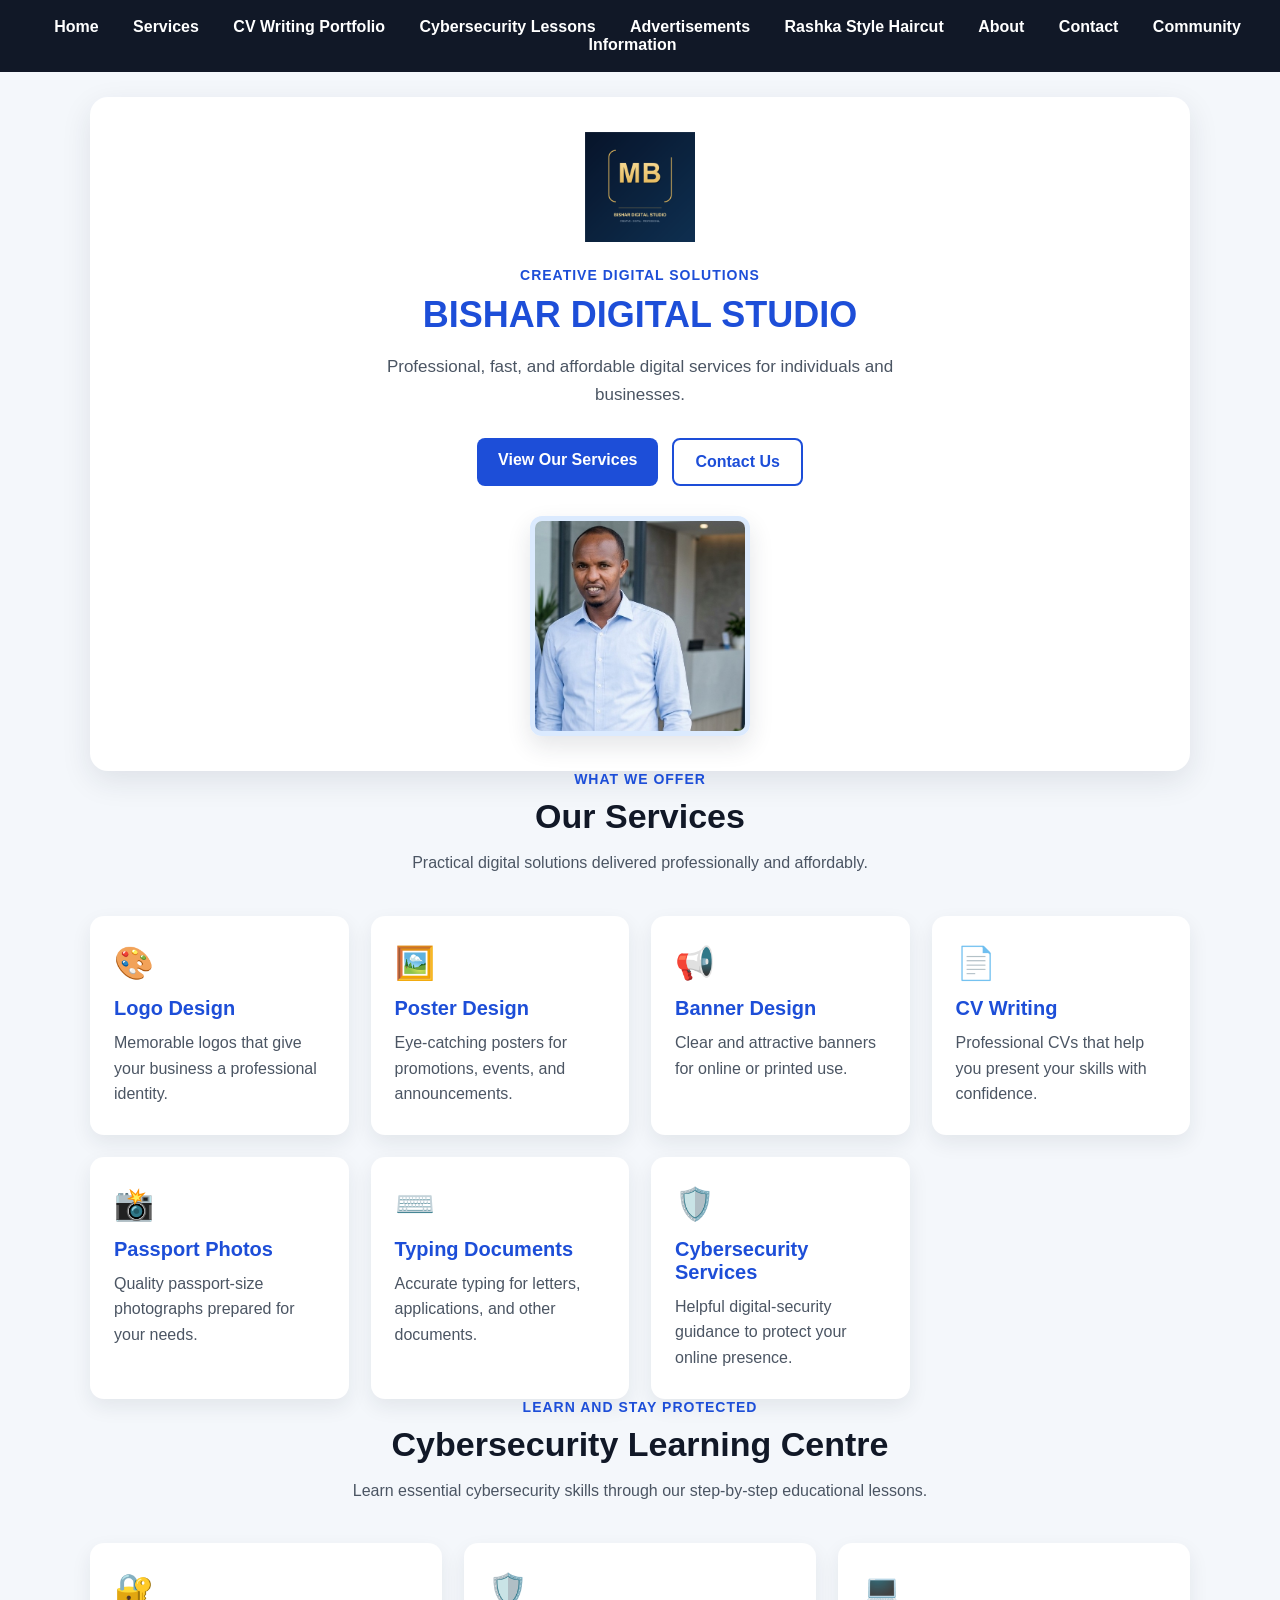
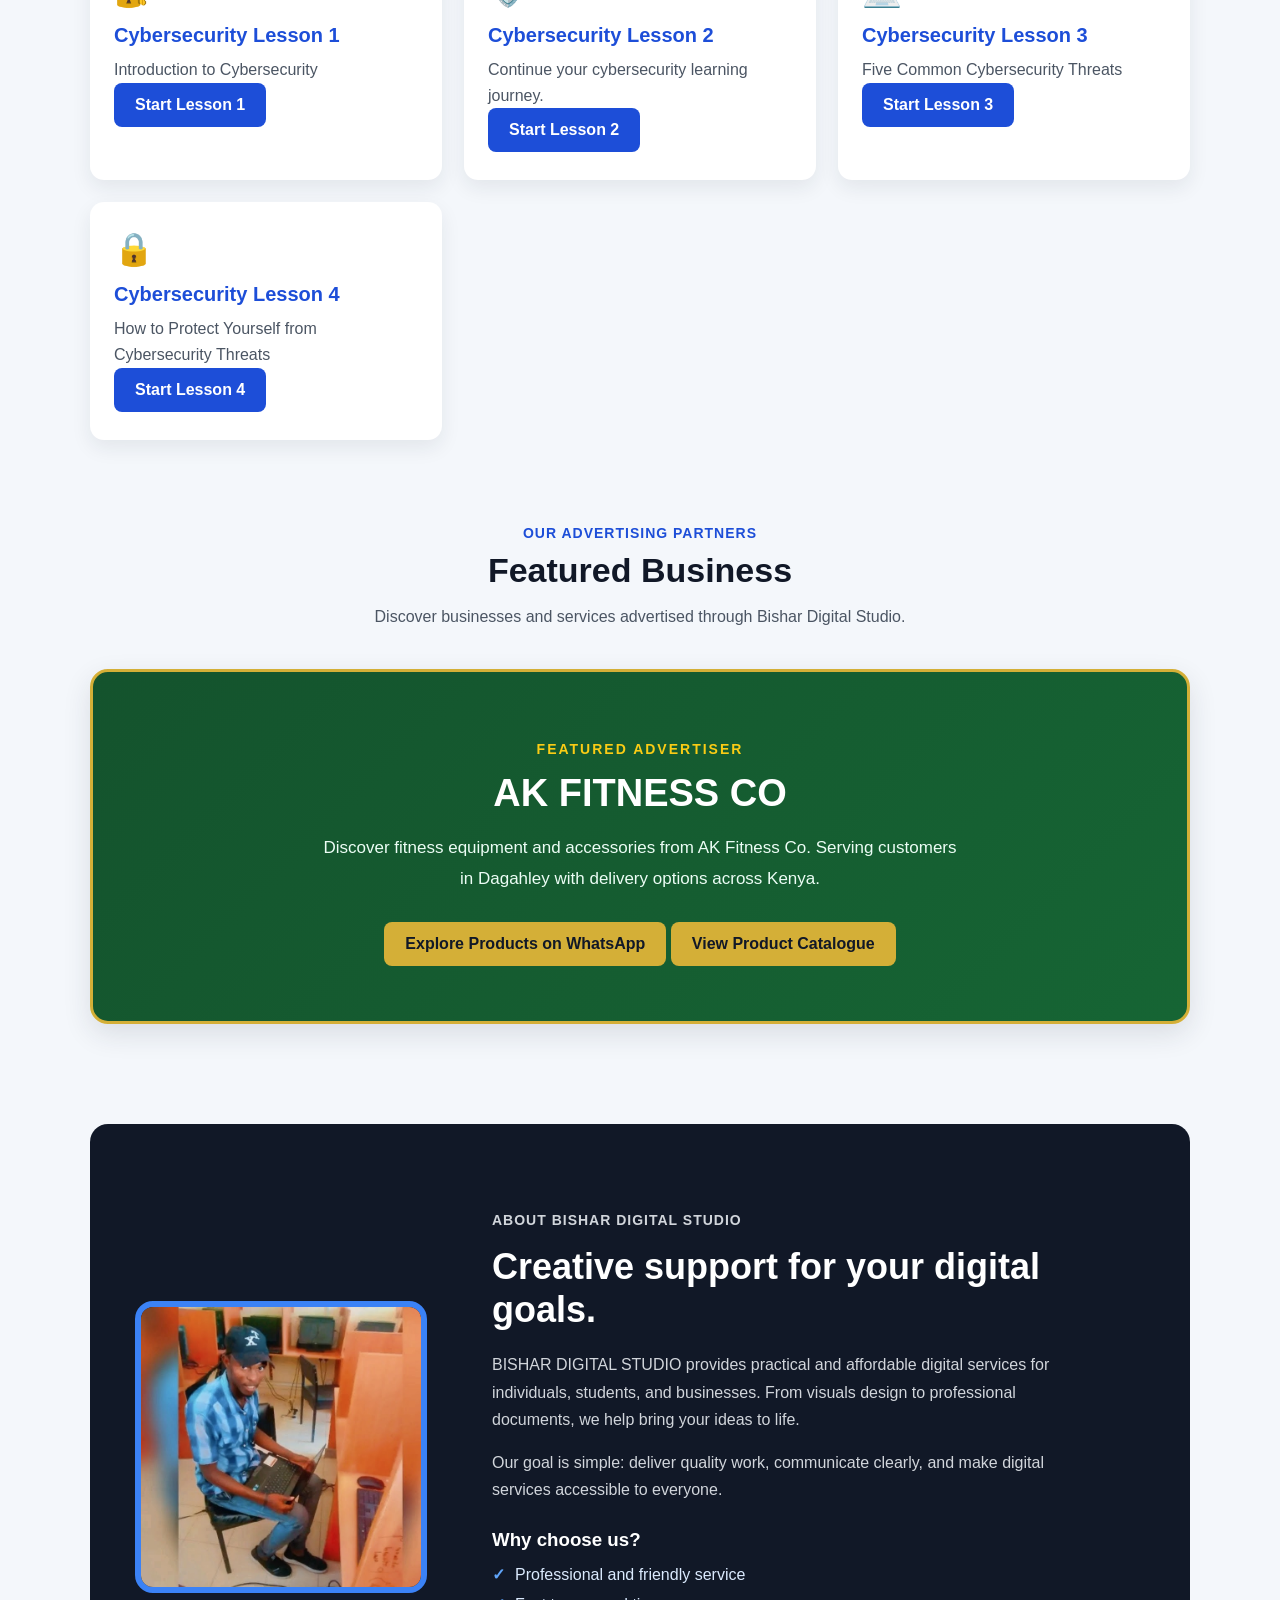
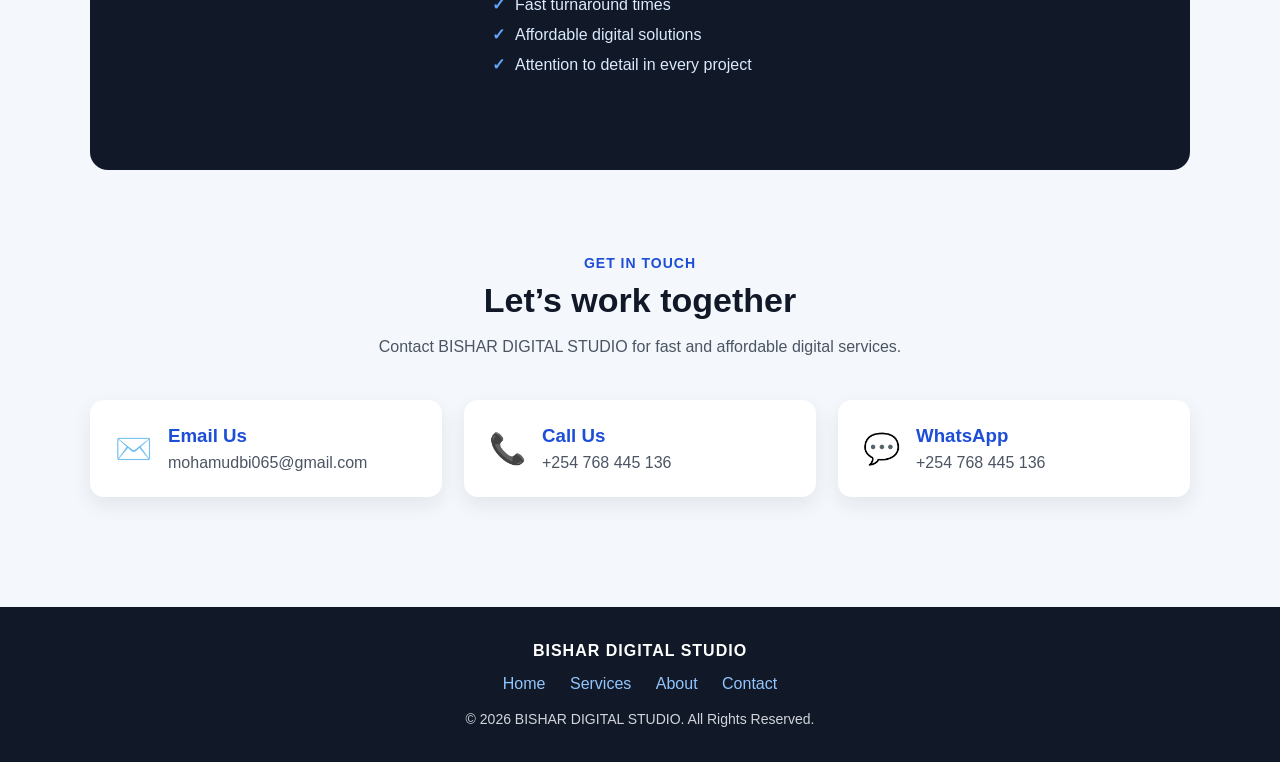
<file: index.html>
<!DOCTYPE html>
<html lang="en">
<head>
    <meta charset="UTF-8">
    <meta name="viewport" content="width=device-width, initial-scale=1.0">
    <title>Bishar Digital Studio | Affordable Design & Digital Services</title>
        <meta name="description" content="Bishar Digital Studio provides affordable logo design, poster design, banners, CV writing, passport photos, document typing, and digital services for individuals and businesses in Kenya.">
    <meta property="og:title" content="Bishar Digital Studio | Affordable Design & Digital Services">
<meta property="og:description" content="Professional, fast, and affordable digital services for individuals and businesses.">
<meta property="og:url" content="https://bishardigitalstudio.com">
<meta property="og:type" content="website">
<meta property="og:image" content="https://bishardigitalstudio.com/images/mb-logo.png">
    <link rel="icon" type="image/png" href="images/favicon.png">
    <link rel="canonical" href="https://bishardigitalstudio.com/">
<link rel="stylesheet" href="style.css">
    <script type="application/ld+json">
{
  "@context": "https://schema.org",
  "@type": "ProfessionalService",
  "name": "Bishar Digital Studio",
  "url": "https://bishardigitalstudio.com/",
  "logo": "https://bishardigitalstudio.com/images/mb-logo.png",
  "description": "Bishar Digital Studio offers affordable logo design, poster design, CV writing, passport photos, document typing, and digital services in Kenya.",
  "email": "mohamudbi065@gmail.com",
  "telephone": "+254768445136"
}
    </script>
</head>
<body>

<nav>
<a href="#">Home</a>
<a href="#services">Services</a>
<a href="cv-writing.html">CV Writing Portfolio</a>
<a href="#cybersecurity">Cybersecurity Lessons</a>
<a href="#advertise">Advertisements</a>
<a href="rashka-style-haircut.html">Rashka Style Haircut</a>
<a href="#about">About</a>
<a href="#contact">Contact</a>
<a href="community-information.html">Community Information</a>
</nav>


    <main>

        <section id="hero">
    <div class="hero-text">
        <img src="images/mb-logo.png" alt="Bishar Digital Studio logo" class="logo">

        <p class="hero-label">CREATIVE DIGITAL SOLUTIONS</p>
        <h1>BISHAR DIGITAL STUDIO</h1>

        <p class="hero-description">
            Professional, fast, and affordable digital services for
            individuals and businesses.
        </p>

        <div class="hero-buttons">
            <a class="button button-primary" href="#services">View Our Services</a>
            <a class="button button-secondary" href="#contact">Contact Us</a>
        </div>
    </div>
            
    <div class="hero-image">
        <img
            src="images/profile-photo.png"
            alt="Bishar, founder of Bishar Digital Studio"
            class="profile-photo">
    </div>
</section>
<section id="services">
    <div class="section-heading">
        <p>WHAT WE OFFER</p>
        <h2>Our Services</h2>
        <span>Practical digital solutions delivered professionally and affordably.</span>
    </div>

    <div class="service-grid">
        <article class="service-card">
            <div class="service-icon">🎨</div>
            <h3>Logo Design</h3>
            <p>Memorable logos that give your business a professional identity.</p>
        </article>

        <article class="service-card">
            <div class="service-icon">🖼️</div>
            <h3>Poster Design</h3>
            <p>Eye-catching posters for promotions, events, and announcements.</p>
        </article>

        <article class="service-card">
            <div class="service-icon">📢</div>
            <h3>Banner Design</h3>
            <p>Clear and attractive banners for online or printed use.</p>
        </article>

        <article class="service-card">
            <div class="service-icon">📄</div>
            <h3>CV Writing</h3>
            <p>Professional CVs that help you present your skills with confidence.</p>
        </article>

        <article class="service-card">
            <div class="service-icon">📸</div>
            <h3>Passport Photos</h3>
            <p>Quality passport-size photographs prepared for your needs.</p>
        </article>

        <article class="service-card">
            <div class="service-icon">⌨️</div>
            <h3>Typing Documents</h3>
            <p>Accurate typing for letters, applications, and other documents.</p>
        </article>

        <article class="service-card">
            <div class="service-icon">🛡️</div>
            <h3>Cybersecurity Services</h3>
            <p>Helpful digital-security guidance to protect your online presence.</p>
        </article>
    </div>
</section>

<!-- Cybersecurity Learning Centre -->
<section id="cybersecurity">

    <div class="section-heading">
        <p>LEARN AND STAY PROTECTED</p>
        <h2>Cybersecurity Learning Centre</h2>
        <span>
            Learn essential cybersecurity skills through our
            step-by-step educational lessons.
        </span>
    </div>

    <div class="service-grid">

        <article class="service-card">
            <div class="service-icon">🔐</div>
            <h3>Cybersecurity Lesson 1</h3>
            <p>Introduction to Cybersecurity</p>
            <a href="cybersecurity-lesson-1.html"
               class="button button-primary">
                Start Lesson 1
            </a>
        </article>

        <article class="service-card">
            <div class="service-icon">🛡️</div>
            <h3>Cybersecurity Lesson 2</h3>
            <p>Continue your cybersecurity learning journey.</p>
            <a href="cybersecurity-lesson-2.html"
               class="button button-primary">
                Start Lesson 2
            </a>
        </article>

        <article class="service-card">
            <div class="service-icon">💻</div>
            <h3>Cybersecurity Lesson 3</h3>
            <p>Five Common Cybersecurity Threats</p>
            <a href="cybersecurity-lesson-3.html"
               class="button button-primary">
                Start Lesson 3
            </a>
        </article>
                <article class="service-card">
            <div class="service-icon">🔒</div>
            <h3>Cybersecurity Lesson 4</h3>
            <p>How to Protect Yourself from Cybersecurity Threats</p>
            <a href="cybersecurity-lesson-4.html"
               class="button button-primary">
                Start Lesson 4
            </a>
        </article>

    </div>

</section>
<!-- End Cybersecurity Learning Centre -->


<!-- Business Advertisement Section -->
<section id="advertise">

    <div class="section-heading">
        <p>OUR ADVERTISING PARTNERS</p>
        <h2>Featured Business</h2>
        <span>Discover businesses and services advertised through Bishar Digital Studio.</span>
    </div>

    <div class="advertisement-card">

        <div class="advertisement-content">
            <p class="advertisement-label">FEATURED ADVERTISER</p>

            <h2>AK FITNESS CO</h2>

            <p>
                Discover fitness equipment and accessories
                from AK Fitness Co. Serving customers in Dagahley
                with delivery options across Kenya.
            </p>

            <a
                href="https://wa.me/c/254745655067"
                target="_blank"
                rel="noopener noreferrer"
                class="button advertisement-button">
                Explore Products on WhatsApp
            </a>
                        <a
                href="ak-fitness-co.html"
                class="button advertisement-button">
                View Product Catalogue
            </a>
        </div>

    </div>

</section>
<!-- End Business Advertisement Section -->

        <section id="about">
    <div class="about-image">
        <img
            src="images/profile-photo2.png"
            alt="Bishar, founder of Bishar Digital Studio"
            class="about-photo">
    </div>

    <div class="about-content">
        <p class="section-label">ABOUT BISHAR DIGITAL STUDIO</p>
        <h2>Creative support for your digital goals.</h2>

        <p>
            BISHAR DIGITAL STUDIO provides practical and affordable digital
            services for individuals, students, and businesses. From visuals
            design to professional documents, we help bring your ideas to life.
        </p>

        <p>
            Our goal is simple: deliver quality work, communicate clearly, and
            make digital services accessible to everyone.
        </p>

        <h3>Why choose us?</h3>

        <ul class="why-choose-us">
            <li>Professional and friendly service</li>
            <li>Fast turnaround times</li>
            <li>Affordable digital solutions</li>
            <li>Attention to detail in every project</li>
        </ul>
    </div>
</section>

        <section id="contact">
    <div class="section-heading">
        <p>GET IN TOUCH</p>
        <h2>Let’s work together</h2>
        <span>Contact BISHAR DIGITAL STUDIO for fast and affordable digital services.</span>
    </div>

    <div class="contact-grid">
        <a class="contact-card" href="mailto:mohamudbi065@gmail.com">
            <span class="contact-icon">✉️</span>
            <div>
                <h3>Email Us</h3>
                <p>mohamudbi065@gmail.com</p>
            </div>
        </a>

        <a class="contact-card" href="tel:+254768445136">
            <span class="contact-icon">📞</span>
            <div>
                <h3>Call Us</h3>
                <p>+254 768 445 136</p>
            </div>
        </a>

        <a
    class="contact-card"
    href="https://wa.me/254768445136"
    target="_blank"
    rel="noopener">
    <span class="contact-icon">💬</span>
    <div>
        <h3>WhatsApp</h3>
        <p>+254 768 445 136</p>
    </div>
</a>
    </div>
</section>

    </main>

    <footer>
    <p class="footer-name">BISHAR DIGITAL STUDIO</p>

    <div class="footer-links">
        <a href="#">Home</a>
        <a href="#services">Services</a>
        <a href="#about">About</a>
        <a href="#contact">Contact</a>
    </div>

    <p>&copy; 2026 BISHAR DIGITAL STUDIO. All Rights Reserved.</p>
</footer>

</body>
</html>
</file>
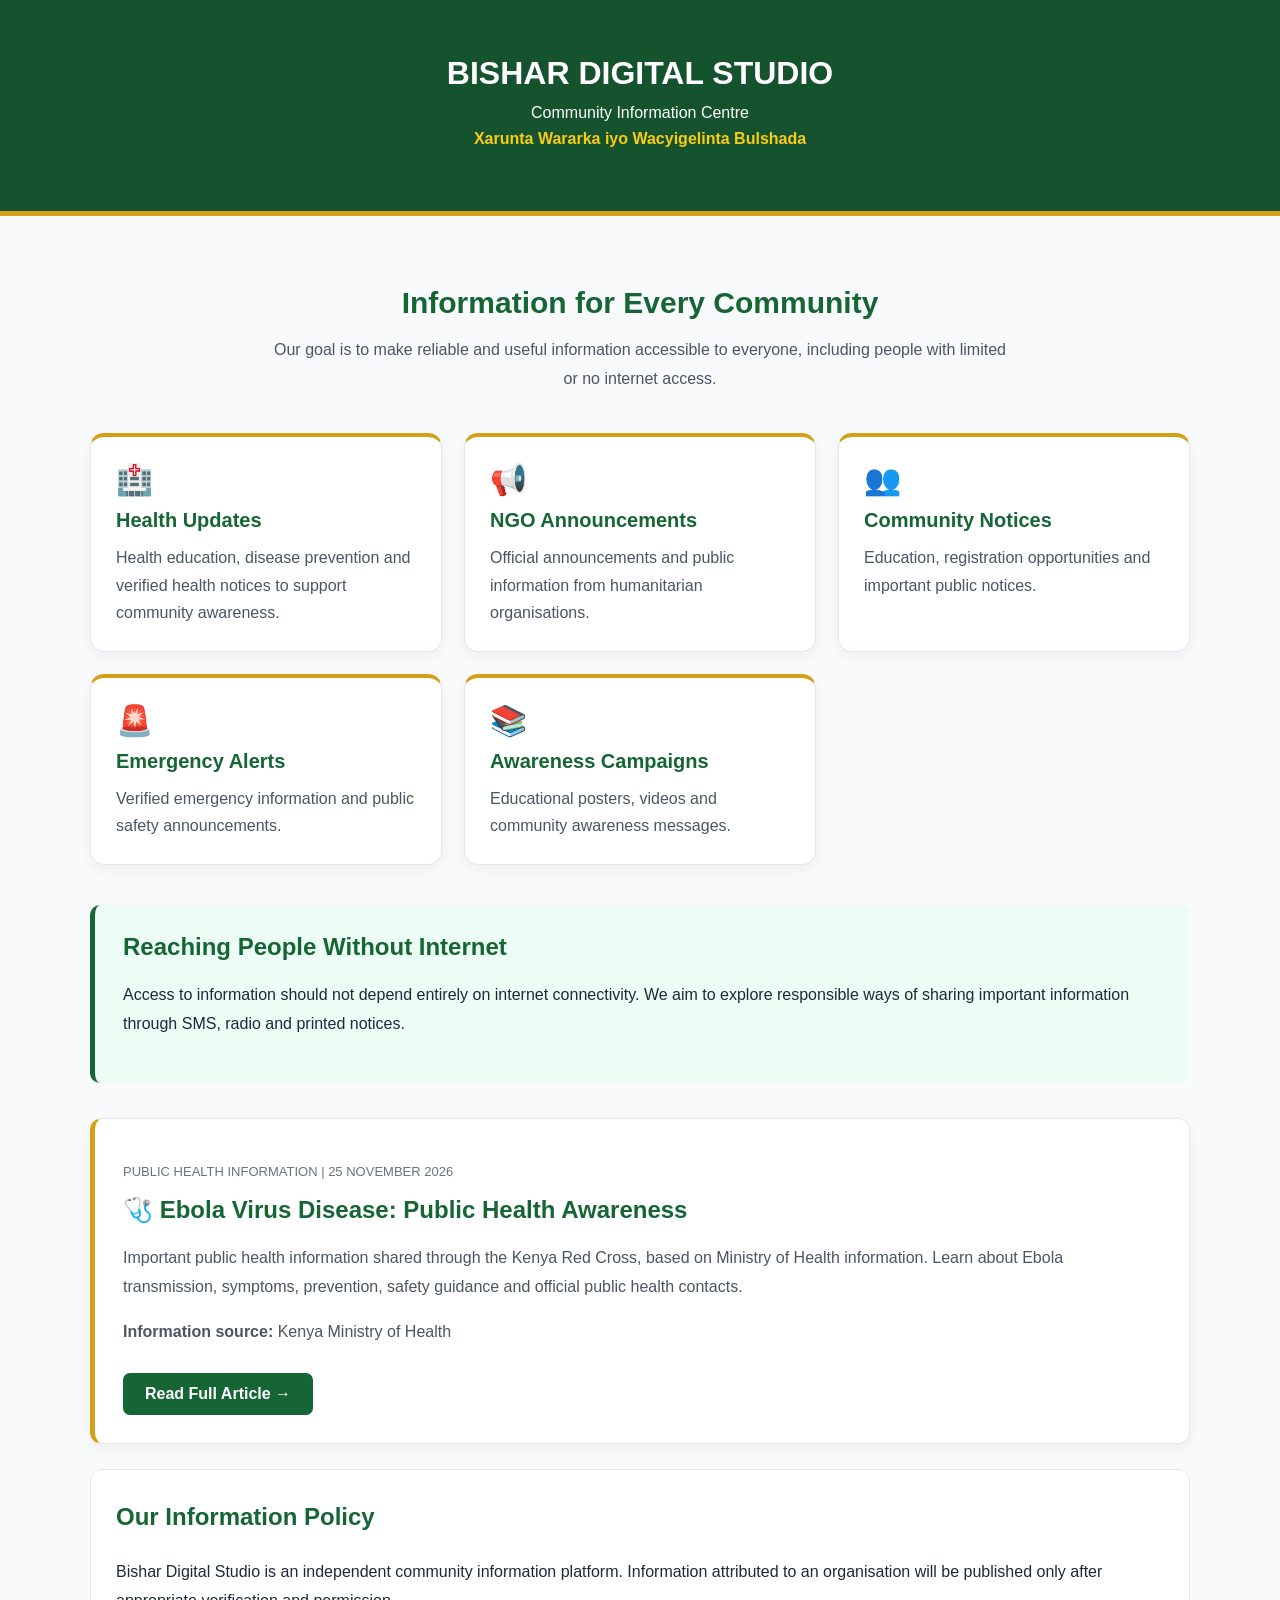
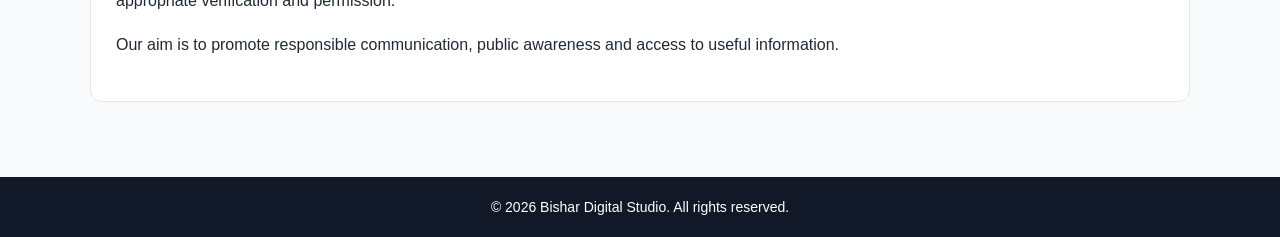
<file: community-information.html>
<!DOCTYPE html>
<html lang="en">
<head>
    <meta charset="UTF-8">
    <meta name="viewport" content="width=device-width, initial-scale=1.0">

    <title>Community Information Centre | Bishar Digital Studio</title>

    <meta name="description" content="Reliable community information, health awareness, public notices and humanitarian announcements for communities in Dadaab and beyond.">

    <link rel="stylesheet" href="style.css">

    <style>
        .community-page {
            background: #f8fafc;
            color: #1f2937;
        }

        .community-page header {
            background: #14532d;
            color: white;
            text-align: center;
            padding: 55px 20px;
            border-bottom: 5px solid #d4a017;
        }

        .community-page header h1 {
            margin: 0 0 12px;
            font-size: 32px;
        }

        .community-page header p {
            margin: 8px 0;
        }

        .community-tagline {
            color: #facc15;
            font-weight: bold;
        }

        .community-container {
            max-width: 1100px;
            margin: auto;
            padding: 45px 20px;
        }

        .community-intro {
            text-align: center;
            max-width: 750px;
            margin: 0 auto 40px;
        }

        .community-intro h2 {
            color: #166534;
            font-size: 30px;
            margin-bottom: 15px;
        }

        .community-intro p {
            line-height: 1.8;
            color: #4b5563;
        }

        .community-grid {
            display: grid;
            grid-template-columns: repeat(3, 1fr);
            gap: 22px;
        }

        .community-card {
            background: white;
            padding: 25px;
            border-radius: 14px;
            border: 1px solid #e5e7eb;
            border-top: 4px solid #d4a017;
            box-shadow: 0 5px 16px rgba(0,0,0,0.05);
            transition: transform 0.2s, box-shadow 0.2s;
        }

        .community-card:hover {
            transform: translateY(-5px);
            box-shadow: 0 10px 22px rgba(0,0,0,0.09);
        }

        .community-card .card-icon {
            font-size: 30px;
            margin-bottom: 12px;
        }

        .community-card h3 {
            color: #166534;
            margin: 0 0 12px;
            font-size: 20px;
        }

        .community-card p {
            color: #4b5563;
            line-height: 1.7;
            margin: 0;
        }

        .community-offline {
            background: #ecfdf5;
            border-left: 5px solid #166534;
            padding: 28px;
            margin-top: 40px;
            border-radius: 10px;
        }

        .community-offline h2 {
            color: #166534;
            margin-top: 0;
        }

        .community-offline p {
            line-height: 1.8;
        }

        .community-disclaimer {
            background: white;
            border: 1px solid #e5e7eb;
            padding: 25px;
            border-radius: 12px;
            margin-top: 25px;
            line-height: 1.8;
        }

        .community-disclaimer h2 {
            color: #166534;
            margin-top: 0;
        }

        .community-page footer {
            background: #111827;
            color: white;
            text-align: center;
            padding: 22px 15px;
            margin-top: 30px;
        }
        
/* Featured community health information */
.community-feature {
    background: white;
    border: 1px solid #e5e7eb;
    border-left: 5px solid #d4a017;
    border-radius: 12px;
    padding: 28px;
    margin-top: 35px;
    box-shadow: 0 5px 16px rgba(0,0,0,0.05);
}

.community-feature h2 {
    color: #166534;
    margin-top: 0;
}

.community-feature p {
    color: #4b5563;
    line-height: 1.8;
}

.community-feature a {
    display: inline-block;
    background: #166534;
    color: white;
    text-decoration: none;
    padding: 12px 22px;
    border-radius: 7px;
    font-weight: bold;
    margin-top: 10px;
}

.community-feature a:hover {
    background: #14532d;
}

.community-feature .feature-date {
    color: #6b7280;
    font-size: 13px;
}


        @media (max-width: 750px) {
            .community-grid {
                grid-template-columns: repeat(2, 1fr);
                gap: 15px;
            }

            .community-page header h1 {
                font-size: 27px;
            }

            .community-intro h2 {
                font-size: 25px;
            }
        }

        @media (max-width: 480px) {
            .community-container {
                padding: 30px 15px;
            }

            .community-card {
                padding: 18px 14px;
            }

            .community-card h3 {
                font-size: 17px;
            }

            .community-card p {
                font-size: 14px;
            }
        }
    </style>
</head>

<body class="community-page">

<header>
    <h1>BISHAR DIGITAL STUDIO</h1>
    <p>Community Information Centre</p>
    <p class="community-tagline">
        Xarunta Wararka iyo Wacyigelinta Bulshada
    </p>
</header>

<main class="community-container">

    <section class="community-intro">
        <h2>Information for Every Community</h2>
        <p>
            Our goal is to make reliable and useful information
            accessible to everyone, including people with limited
            or no internet access.
        </p>
    </section>

    <section class="community-grid">

        <article class="community-card" id="health">
            <div class="card-icon">🏥</div>
            <h3>Health Updates</h3>
            <p>
                Health education, disease prevention and verified
                health notices to support community awareness.
            </p>
        </article>

        <article class="community-card" id="announcements">
            <div class="card-icon">📢</div>
            <h3>NGO Announcements</h3>
            <p>
                Official announcements and public information
                from humanitarian organisations.
            </p>
        </article>

        <article class="community-card" id="community">
            <div class="card-icon">👥</div>
            <h3>Community Notices</h3>
            <p>
                Education, registration opportunities and
                important public notices.
            </p>
        </article>

        <article class="community-card" id="emergency">
            <div class="card-icon">🚨</div>
            <h3>Emergency Alerts</h3>
            <p>
                Verified emergency information and public
                safety announcements.
            </p>
        </article>

        <article class="community-card" id="awareness">
            <div class="card-icon">📚</div>
            <h3>Awareness Campaigns</h3>
            <p>
                Educational posters, videos and community
                awareness messages.
            </p>
        </article>

    </section>

    <section class="community-offline" id="offline">
        <h2>Reaching People Without Internet</h2>
        <p>
            Access to information should not depend entirely
            on internet connectivity. We aim to explore
            responsible ways of sharing important information
            through SMS, radio and printed notices.
        </p>
    </section>

    <!-- Latest Community Health Information -->
    <section class="community-feature" id="latest-health">

        <p class="feature-date">
            PUBLIC HEALTH INFORMATION | 25 NOVEMBER 2026
        </p>

        <h2>🩺 Ebola Virus Disease: Public Health Awareness</h2>

        <p>
            Important public health information shared through
            the Kenya Red Cross, based on Ministry of Health
            information. Learn about Ebola transmission,
            symptoms, prevention, safety guidance and official
            public health contacts.
        </p>

        <p>
            <strong>Information source:</strong>
            Kenya Ministry of Health
        </p>

        <a href="ebola-awareness-kenya.html">
            Read Full Article →
        </a>

    </section>

    <section class="community-disclaimer">
        <h2>Our Information Policy</h2>
        <p>
            Bishar Digital Studio is an independent community
            information platform. Information attributed to an
            organisation will be published only after appropriate
            verification and permission.
        </p>
        <p>
            Our aim is to promote responsible communication,
            public awareness and access to useful information.
        </p>
    </section>

</main>

<footer>
    <p>&copy; 2026 Bishar Digital Studio. All rights reserved.</p>
</footer>

</body>
</html>
</file>
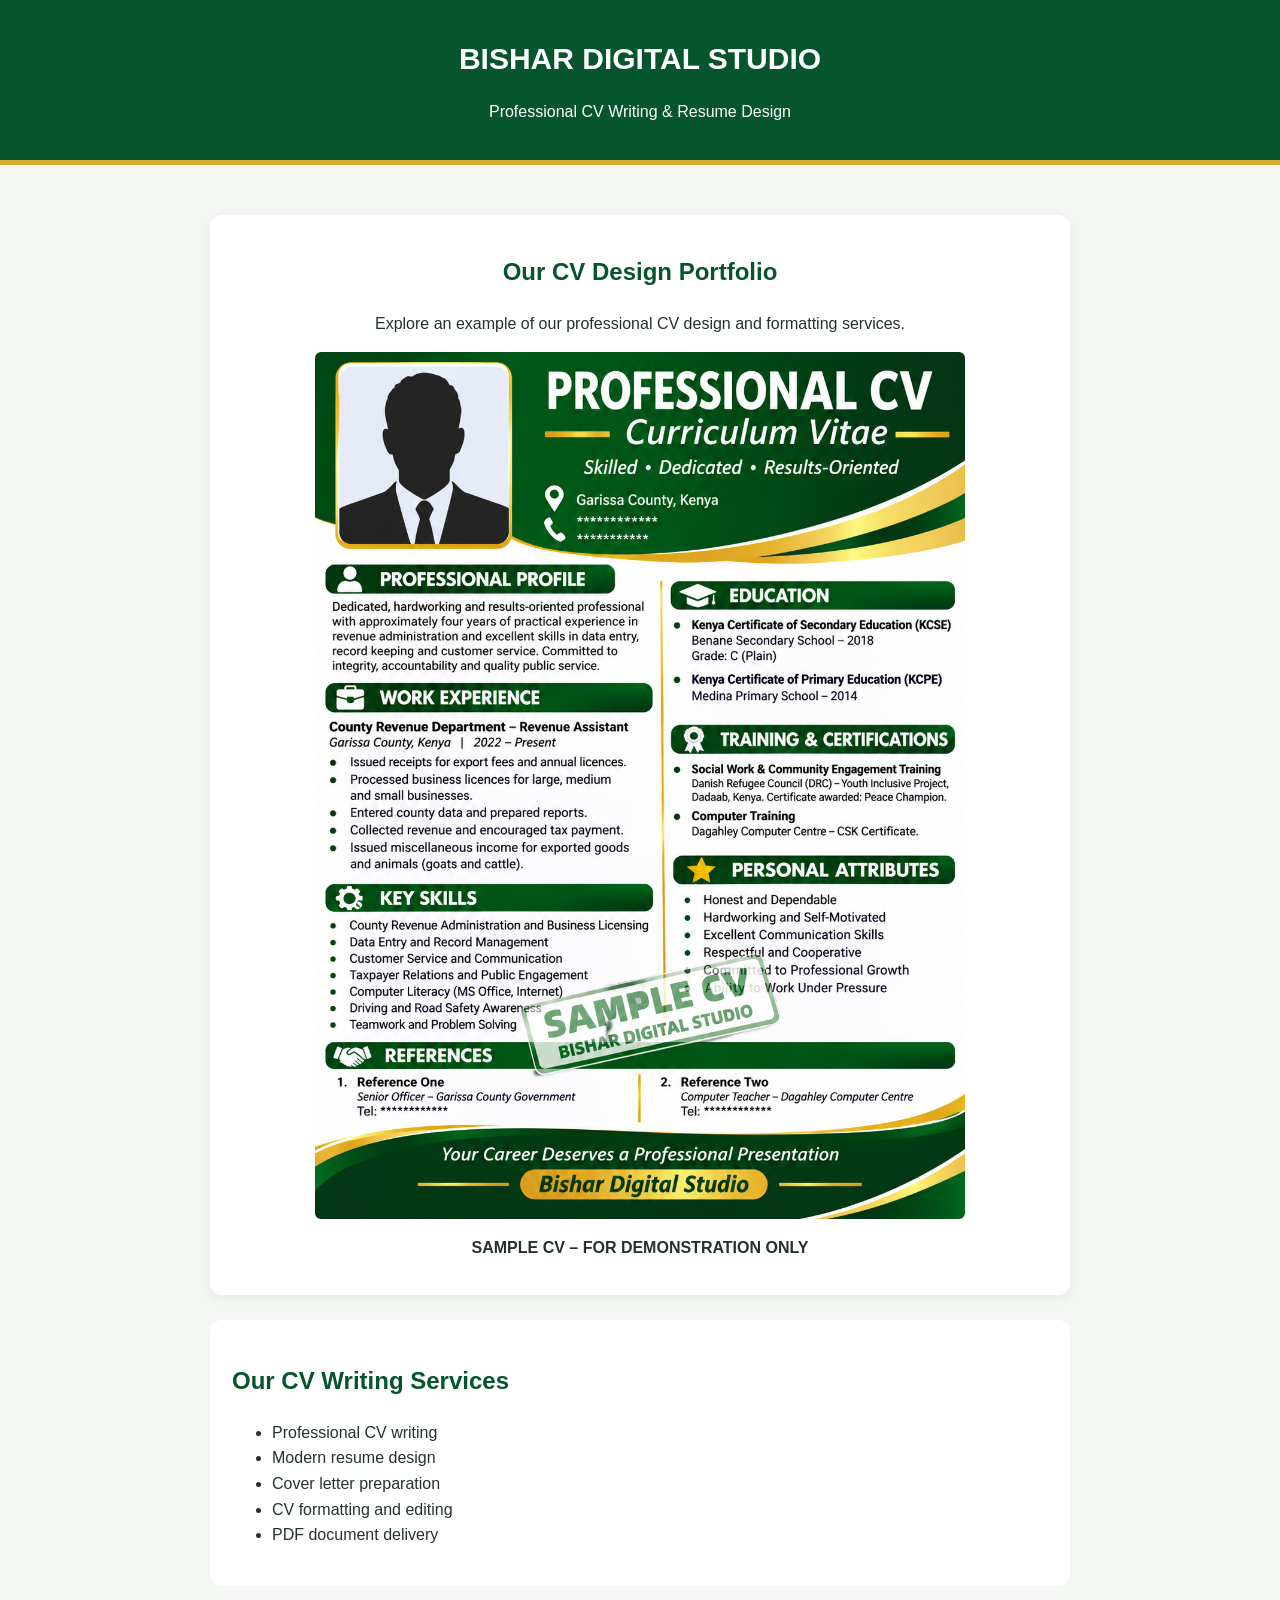
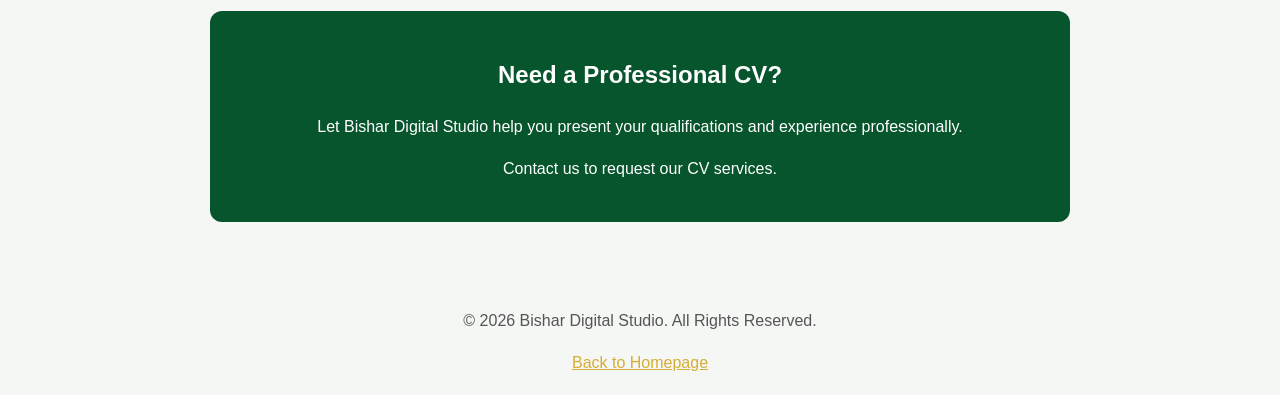
<file: cv-writing.html>
<!DOCTYPE html>
<html lang="en">
<head>
  <meta charset="UTF-8">
  <meta name="viewport" content="width=device-width, initial-scale=1.0">
  <title>Professional CV Writing | Bishar Digital Studio</title>
  <meta name="description" content="Explore professional CV writing and resume design services by Bishar Digital Studio. Affordable, modern and professional CV designs.">
  <style>
    * {
      box-sizing: border-box;
    }

    body {
      margin: 0;
      font-family: Arial, sans-serif;
      background: #f4f7f4;
      color: #24332a;
      line-height: 1.6;
    }

    header {
      background: #07552c;
      color: white;
      text-align: center;
      padding: 35px 15px;
      border-bottom: 5px solid #d6ad35;
    }

    header h1 {
      margin: 0;
      font-size: 30px;
    }

    header p {
      margin-bottom: 0;
    }

    main {
      max-width: 900px;
      margin: 30px auto;
      padding: 20px;
    }

    .sample {
      background: white;
      padding: 18px;
      border-radius: 12px;
      box-shadow: 0 3px 12px #00000012;
      text-align: center;
    }

    .sample img {
      display: block;
      width: 100%;
      max-width: 650px;
      height: auto;
      margin: auto;
      border-radius: 6px;
    }

    .services {
      background: white;
      margin-top: 25px;
      padding: 22px;
      border-radius: 12px;
    }

    h2 {
      color: #07552c;
    }

    .contact {
      background: #07552c;
      color: white;
      padding: 25px;
      margin-top: 25px;
      border-radius: 12px;
      text-align: center;
    }

    footer {
      text-align: center;
      padding: 20px;
      color: #555;
    }

    a {
      color: #d6ad35;
    }
  </style>
</head>

<body>

<header>
  <h1>BISHAR DIGITAL STUDIO</h1>
  <p>Professional CV Writing & Resume Design</p>
</header>

<main>

  <section class="sample">
    <h2>Our CV Design Portfolio</h2>
    <p>
      Explore an example of our professional
      CV design and formatting services.
    </p>

    <img
      src="cv-sample.png"
      alt="An anonymised sample professional CV designed by Bishar Digital Studio">
      
    <p><strong>SAMPLE CV – FOR DEMONSTRATION ONLY</strong></p>
  </section>

  <section class="services">
    <h2>Our CV Writing Services</h2>
    <ul>
      <li>Professional CV writing</li>
      <li>Modern resume design</li>
      <li>Cover letter preparation</li>
      <li>CV formatting and editing</li>
      <li>PDF document delivery</li>
    </ul>
  </section>

  <section class="contact">
    <h2 style="color:white;">Need a Professional CV?</h2>
    <p>
      Let Bishar Digital Studio help you
      present your qualifications and experience
      professionally.
    </p>
    <p>Contact us to request our CV services.</p>
  </section>

</main>

<footer>
  <p>© 2026 Bishar Digital Studio. All Rights Reserved.</p>
  <a href="index.html">Back to Homepage</a>
</footer>

</body>
</html>
</file>
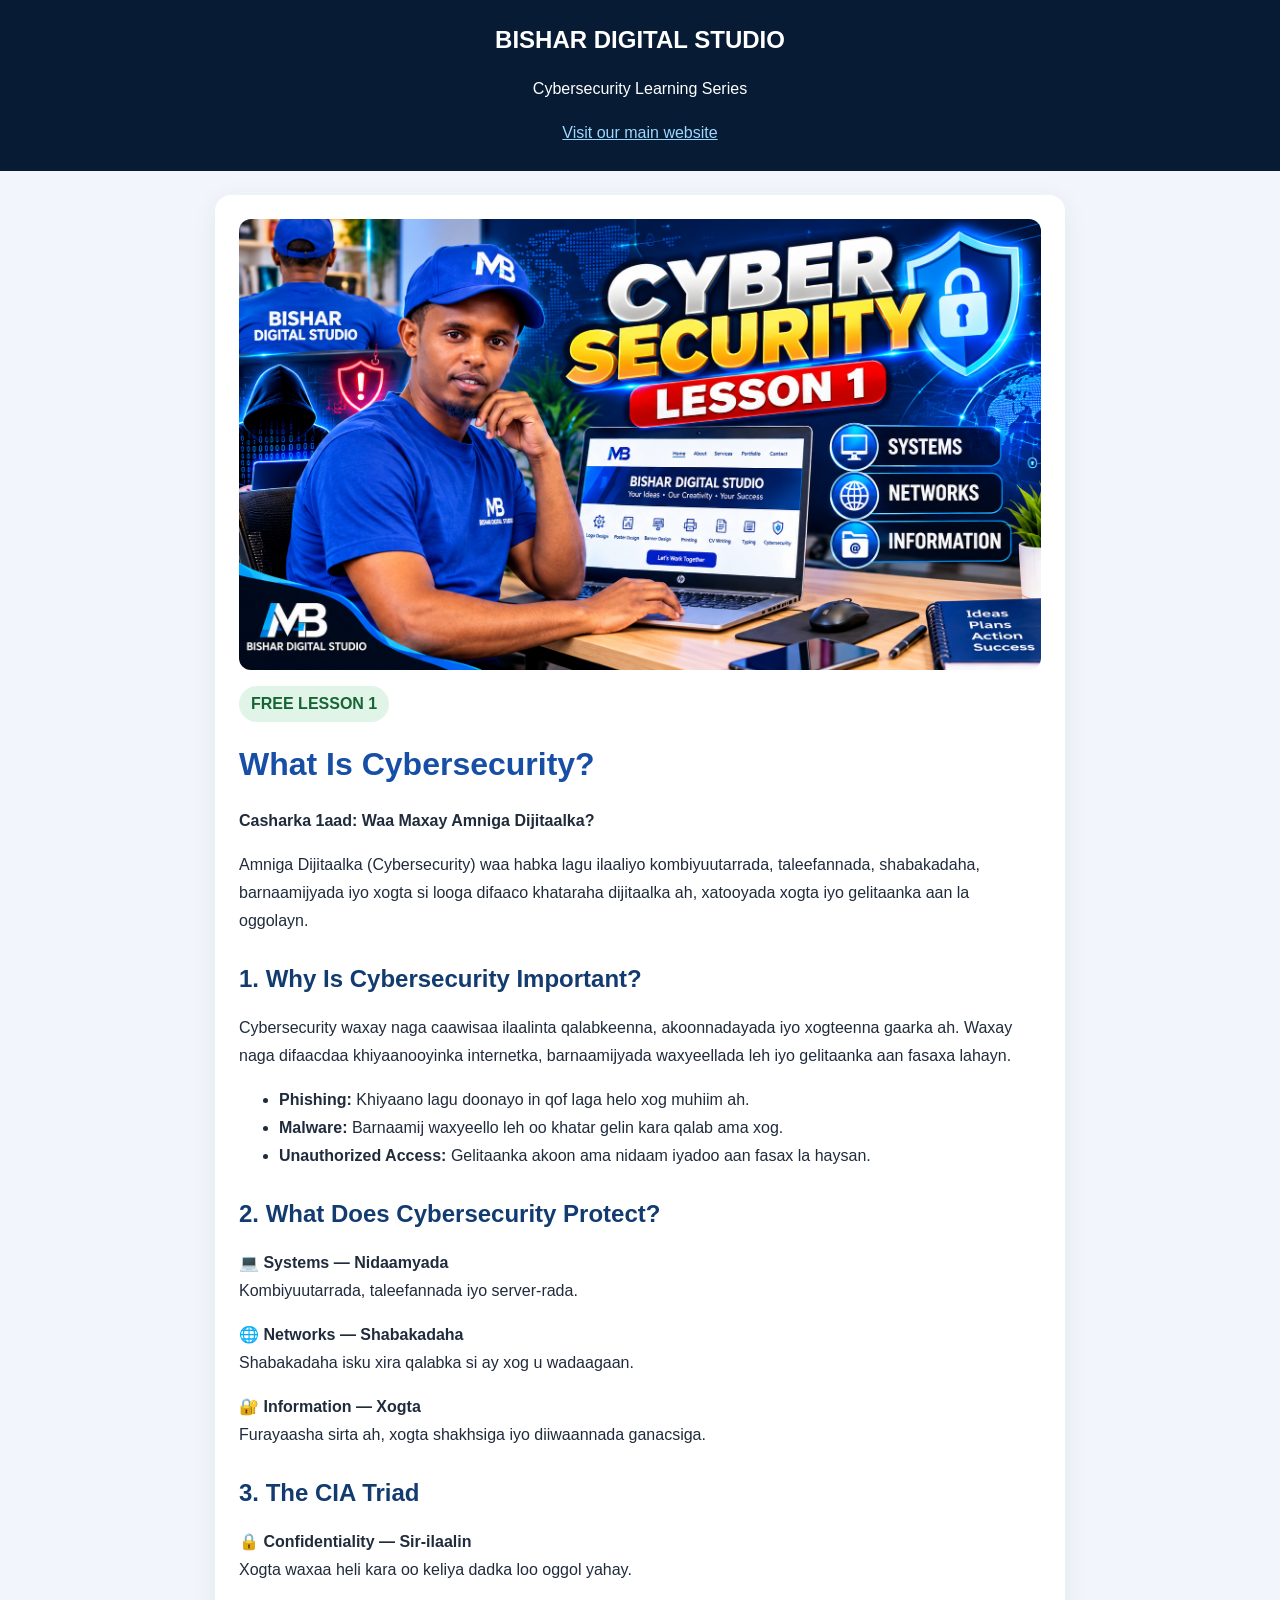
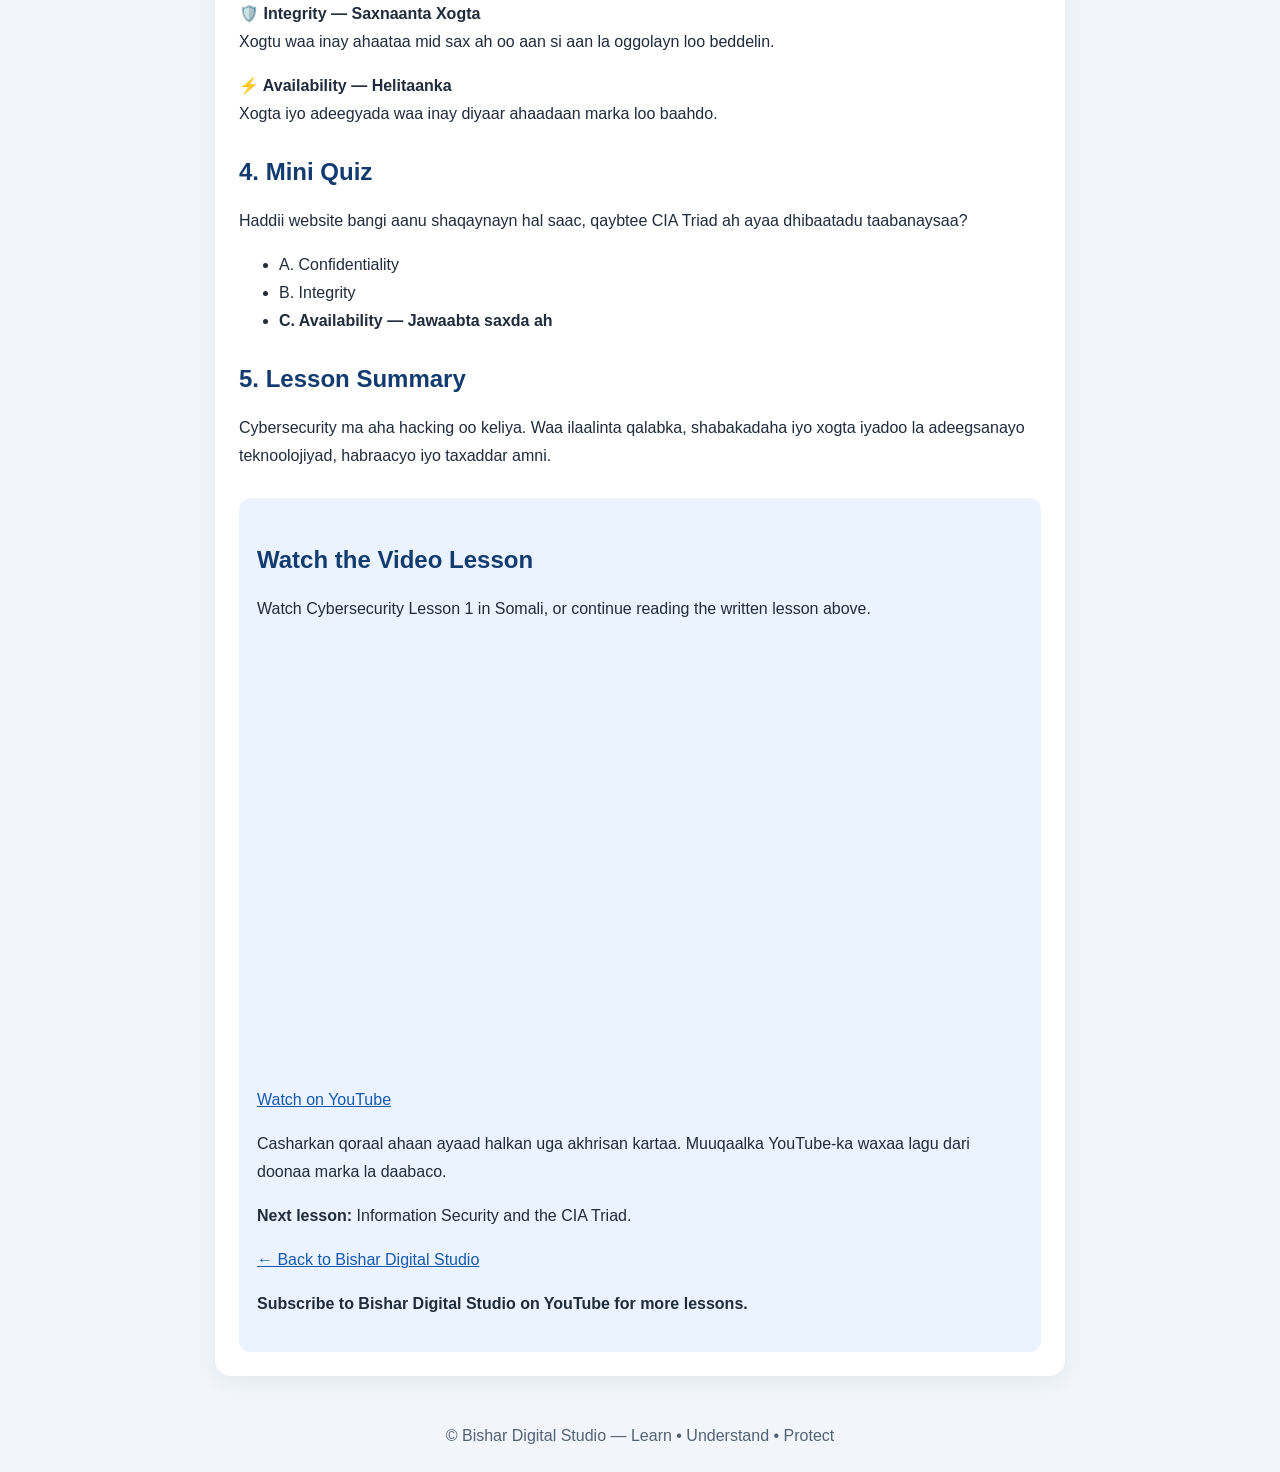
<file: cybersecurity-lesson-1.html>
<!DOCTYPE html>
<html lang="so">
<head>
  <meta charset="UTF-8">
  <meta name="viewport" content="width=device-width, initial-scale=1.0">
  <title>Casharka 1aad: Waa Maxay Cybersecurity? | Cybersecurity Basics in Somali – Bishar Digital Studio</title>
  <meta name="description" content="Baro aasaaska Cybersecurity af-Soomaali. Casharkan wuxuu sharxayaa amniga dijitaalka, khataraha internetka iyo sida aad naftaada online ugu ilaalin karto.">
  <style> * { box-sizing: border-box; }
    body {
      margin: 0;
      font-family: Arial, sans-serif;
      background: #f2f6fc;
      color: #202b3c;
      line-height: 1.75;
    }
    header {
      background: #071b34;
      color: white;
      text-align: center;
      padding: 24px 16px;
    }
    header a { color: #9bd8ff; }
    main {
      max-width: 850px;
      margin: 24px auto;
      padding: 24px;
      background: white;
      border-radius: 16px;
      box-shadow: 0 5px 24px #14213d12;
    }
    .thumbnail {
      width: 100%;
      height: auto;
      display: block;
      border-radius: 12px;
    }
    h1, h2 { line-height: 1.3; }
    h1 { color: #174ea6; }
    h2 { margin-top: 28px; color: #123b70; }
    .label {
      display: inline-block;
      padding: 4px 12px;
      border-radius: 20px;
      background: #e1f4e8;
      color: #176534;
      font-weight: bold;
    }
    .next {
      margin-top: 28px;
      padding: 18px;
      border-radius: 12px;
      background: #eaf3ff;
    }
    a { color: #1558b0; }
    footer {
      text-align: center;
      padding: 22px;
      color: #526174;
    }
    @media (max-width: 600px) {
      main { margin: 12px; padding: 18px; }
    }
  </style>
</head>
<body>
  <header>
    <h2 style="color:white; margin-top:0;">BISHAR DIGITAL STUDIO</h2>
    <p>Cybersecurity Learning Series</p>
    <a href="https://bishardigitalstudio.com/">Visit our main website</a>
  </header>

  <main>
    <img
      class="thumbnail"
      src="images/cybersecurity-lesson-1-thumbnail.png"
      alt="Cybersecurity Lesson 1 by Bishar Digital Studio">

    <p><span class="label">FREE LESSON 1</span></p>
    <h1>What Is Cybersecurity?</h1>
    <p><strong>Casharka 1aad: Waa Maxay Amniga Dijitaalka?</strong></p>

    <p>
      Amniga Dijitaalka (Cybersecurity) waa habka lagu ilaaliyo
      kombiyuutarrada, taleefannada, shabakadaha, barnaamijyada
      iyo xogta si looga difaaco khataraha dijitaalka ah,
      xatooyada xogta iyo gelitaanka aan la oggolayn.
    </p>

    <h2>1. Why Is Cybersecurity Important?</h2>
    <p>
      Cybersecurity waxay naga caawisaa ilaalinta qalabkeenna,
      akoonnadayada iyo xogteenna gaarka ah. Waxay naga difaacdaa
      khiyaanooyinka internetka, barnaamijyada waxyeellada leh
      iyo gelitaanka aan fasaxa lahayn.
    </p>

    <ul>
      <li><strong>Phishing:</strong> Khiyaano lagu doonayo in qof laga helo xog muhiim ah.</li>
      <li><strong>Malware:</strong> Barnaamij waxyeello leh oo khatar gelin kara qalab ama xog.</li>
      <li><strong>Unauthorized Access:</strong> Gelitaanka akoon ama nidaam iyadoo aan fasax la haysan.</li>
    </ul>

    <h2>2. What Does Cybersecurity Protect?</h2>
    <p><strong>💻 Systems — Nidaamyada</strong><br>
      Kombiyuutarrada, taleefannada iyo server-rada.</p>
    <p><strong>🌐 Networks — Shabakadaha</strong><br>
      Shabakadaha isku xira qalabka si ay xog u wadaagaan.</p>
    <p><strong>🔐 Information — Xogta</strong><br>
      Furayaasha sirta ah, xogta shakhsiga iyo diiwaannada ganacsiga.</p>

    <h2>3. The CIA Triad</h2>
    <p><strong>🔒 Confidentiality — Sir-ilaalin</strong><br>
      Xogta waxaa heli kara oo keliya dadka loo oggol yahay.</p>
    <p><strong>🛡️ Integrity — Saxnaanta Xogta</strong><br>
      Xogtu waa inay ahaataa mid sax ah oo aan si aan la oggolayn loo beddelin.</p>
    <p><strong>⚡ Availability — Helitaanka</strong><br>
      Xogta iyo adeegyada waa inay diyaar ahaadaan marka loo baahdo.</p>

    <h2>4. Mini Quiz</h2>
    <p>
      Haddii website bangi aanu shaqaynayn hal saac, qaybtee
      CIA Triad ah ayaa dhibaatadu taabanaysaa?
    </p>
    <ul>
      <li>A. Confidentiality</li>
      <li>B. Integrity</li>
      <li><strong>C. Availability — Jawaabta saxda ah</strong></li>
    </ul>

    <h2>5. Lesson Summary</h2>
    <p>
      Cybersecurity ma aha hacking oo keliya. Waa ilaalinta
      qalabka, shabakadaha iyo xogta iyadoo la adeegsanayo
      teknoolojiyad, habraacyo iyo taxaddar amni.
    </p>

    <div class="next">
      
<h2>Watch the Video Lesson</h2>

<p>
  Watch Cybersecurity Lesson 1 in Somali, or continue reading
  the written lesson above.
</p>

<div style="position:relative; width:100%; padding-bottom:56.25%; height:0; overflow:hidden; border-radius:12px;">
  <iframe
    src="https://www.youtube-nocookie.com/embed/vHQu80_YO9Q"
    title="Cybersecurity Lesson 1: What Is Cybersecurity?"
    style="position:absolute; top:0; left:0; width:100%; height:100%; border:0;"
    allow="accelerometer; autoplay; clipboard-write; encrypted-media; gyroscope; picture-in-picture; web-share"
    allowfullscreen>
  </iframe>
</div>

<p>
  <a href="https://youtu.be/vHQu80_YO9Q?si=TZn699fsL5EXVb73"
     target="_blank"
     rel="noopener noreferrer">
    Watch on YouTube
  </a>
</p>

      <p>
        Casharkan qoraal ahaan ayaad halkan uga akhrisan kartaa.
        Muuqaalka YouTube-ka waxaa lagu dari doonaa marka la daabaco.
      </p>
      <p><strong>Next lesson:</strong> Information Security and the CIA Triad.</p>
      <p><a href="https://bishardigitalstudio.com/">← Back to Bishar Digital Studio</a></p>
      <p><strong>Subscribe to Bishar Digital Studio on YouTube for more lessons.</strong></p>
    </div>
  </main>

  <footer>
    © Bishar Digital Studio — Learn • Understand • Protect
  </footer>
</body>
  </html>
</file>
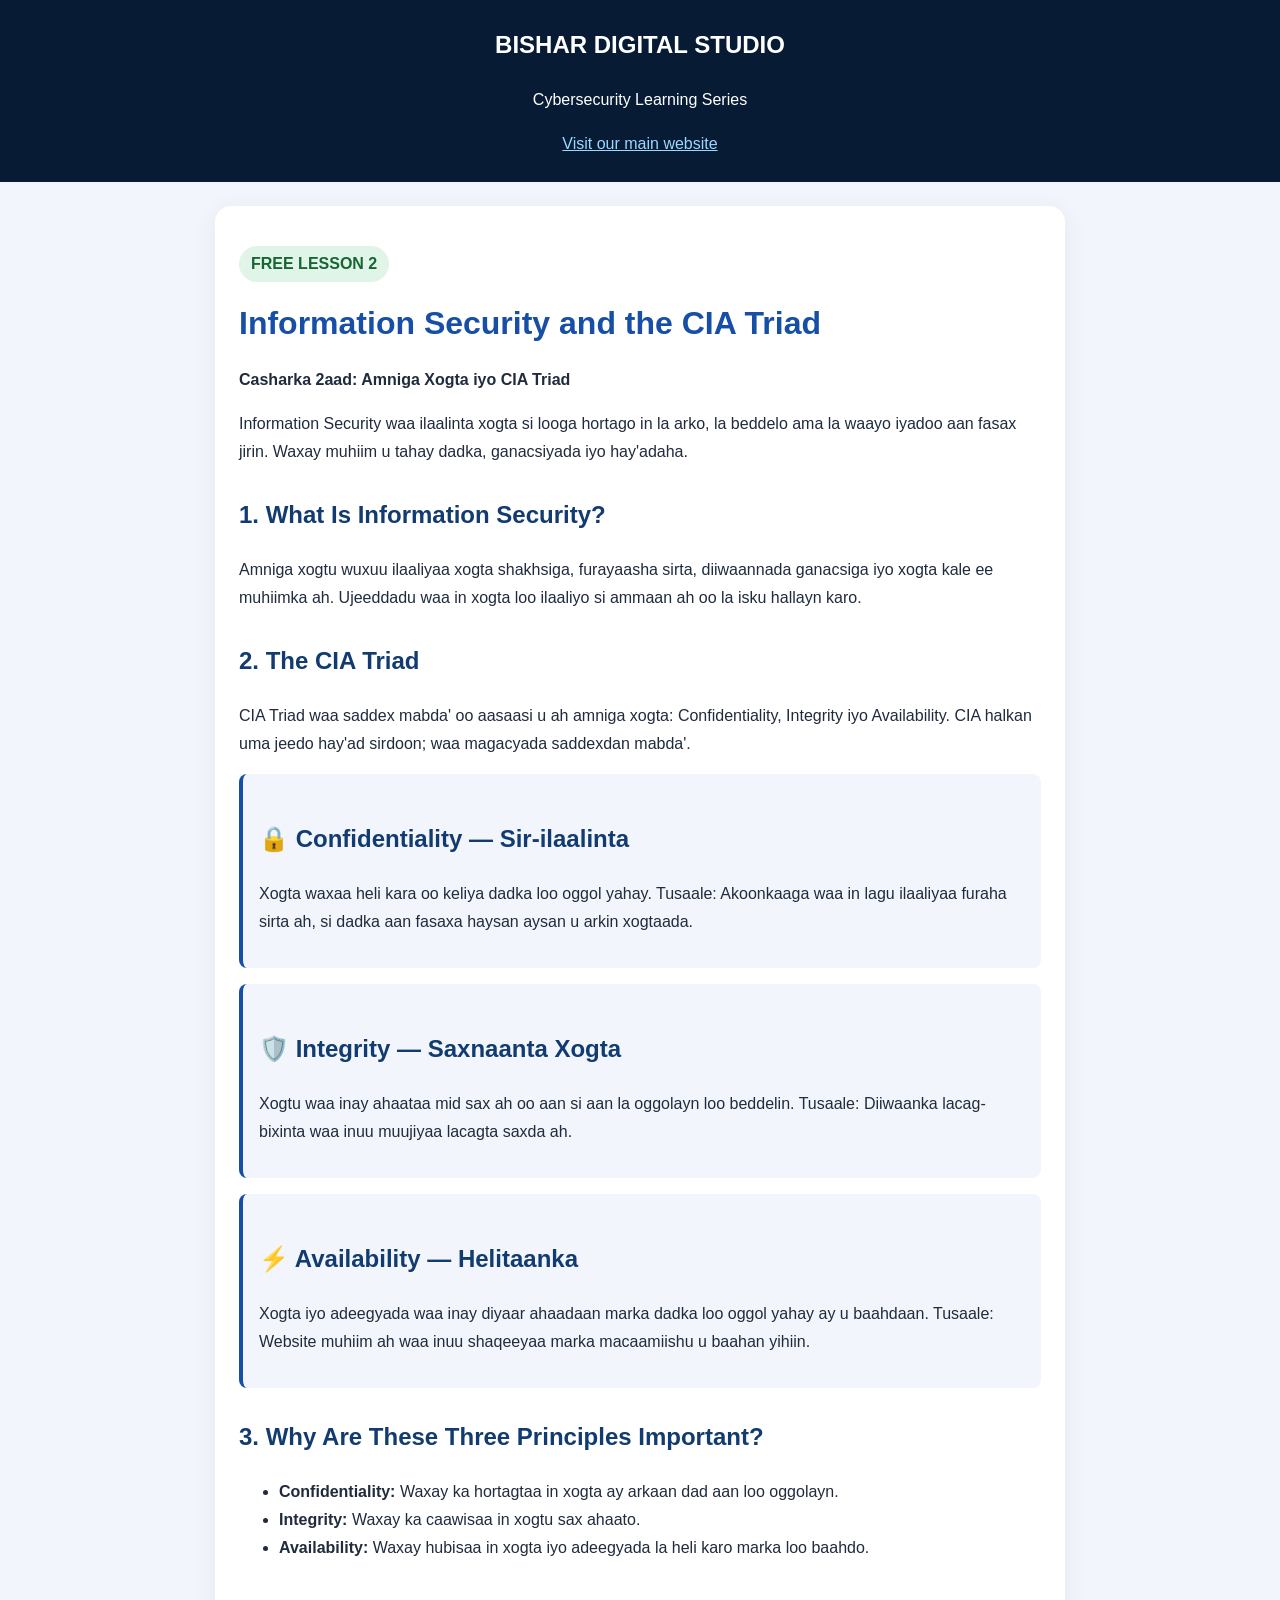
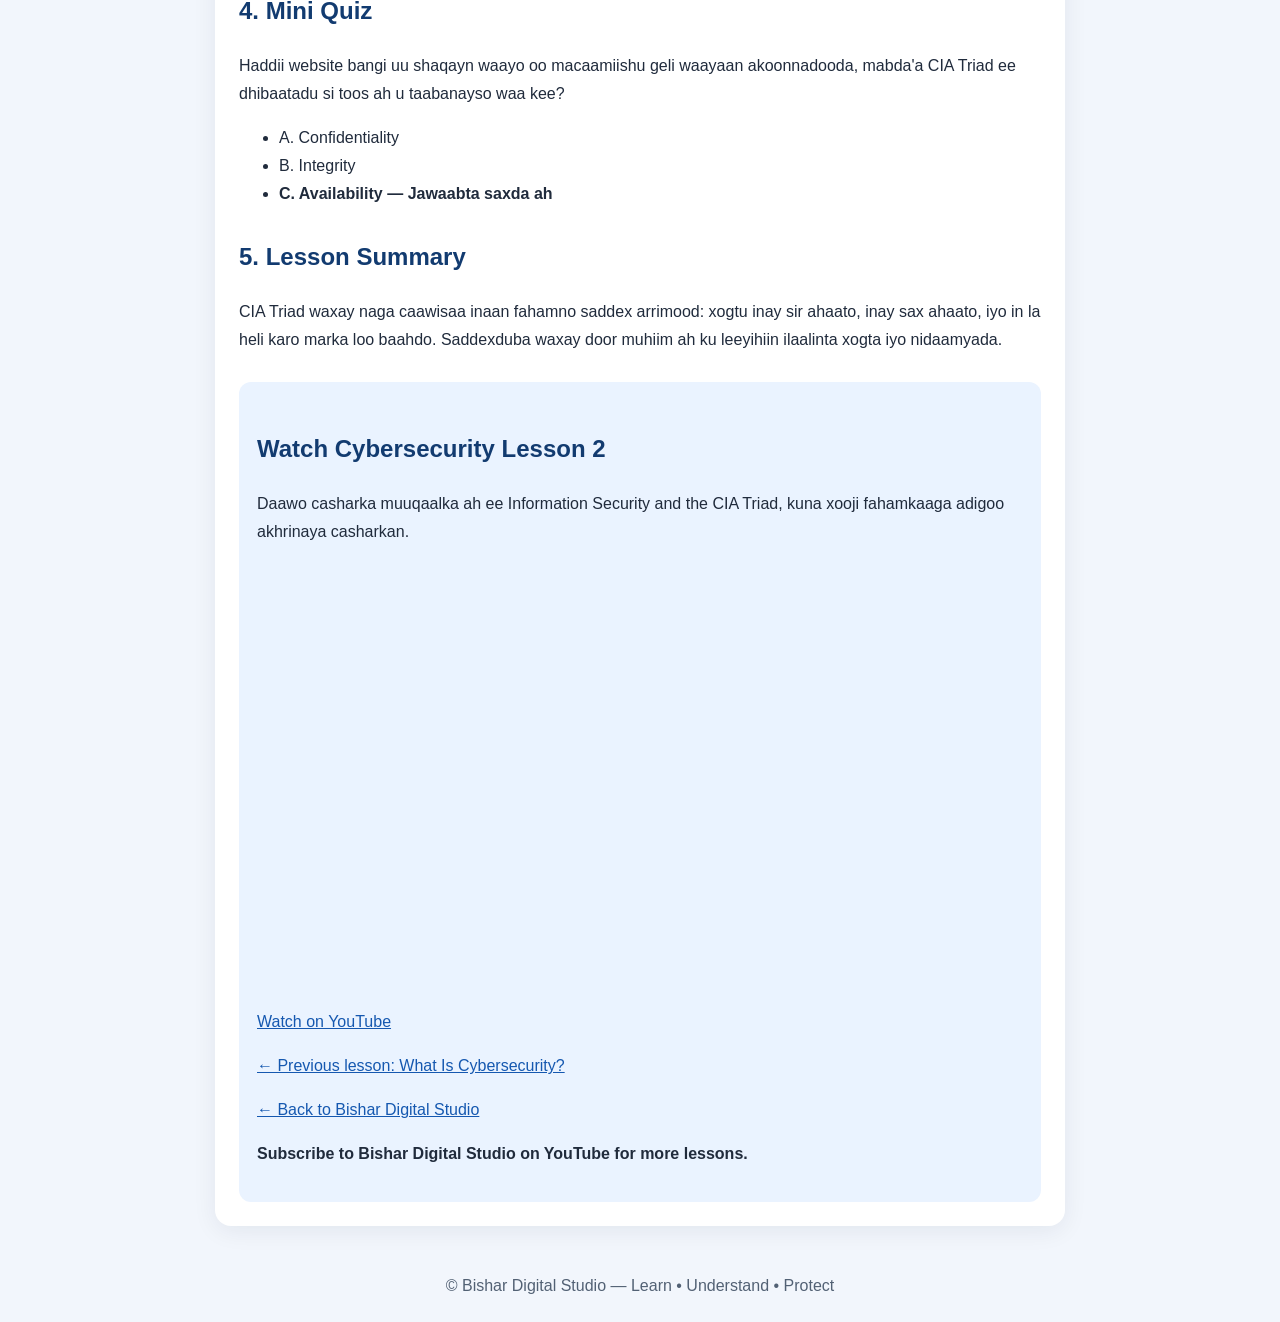
<file: cybersecurity-lesson-2.html>
<!DOCTYPE html>
<html lang="so">
<head>
  <meta charset="UTF-8">
  <meta name="viewport" content="width=device-width, initial-scale=1.0">

  <title>Cybersecurity Lesson 2: Information Security and the CIA Triad | Bishar Digital Studio</title>
  <meta name="description" content="Learn Information Security and the CIA Triad: Confidentiality, Integrity, and Availability. Free cybersecurity lesson in Somali and English from Bishar Digital Studio.">

  <style>
    * { box-sizing: border-box; }

    body {
      margin: 0;
      font-family: Arial, sans-serif;
      background: #f2f6fc;
      color: #202b3c;
      line-height: 1.75;
    }

    header {
      background: #071b34;
      color: white;
      text-align: center;
      padding: 24px 16px;
    }

    header a { color: #9bd8ff; }

    main {
      max-width: 850px;
      margin: 24px auto;
      padding: 24px;
      background: white;
      border-radius: 16px;
      box-shadow: 0 5px 24px #14213d12;
    }

    h1 { color: #174ea6; line-height: 1.3; }
    h2 { margin-top: 28px; color: #123b70; }

    .label {
      display: inline-block;
      padding: 4px 12px;
      border-radius: 20px;
      background: #e1f4e8;
      color: #176534;
      font-weight: bold;
    }

    .lesson-card {
      padding: 16px;
      margin: 16px 0;
      border-left: 4px solid #174ea6;
      background: #f2f6fc;
      border-radius: 8px;
    }

    .video {
      position: relative;
      width: 100%;
      padding-bottom: 56.25%;
      height: 0;
      overflow: hidden;
      border-radius: 12px;
    }

    .video iframe {
      position: absolute;
      inset: 0;
      width: 100%;
      height: 100%;
      border: 0;
    }

    .next {
      margin-top: 28px;
      padding: 18px;
      border-radius: 12px;
      background: #eaf3ff;
    }

    a { color: #1558b0; }

    footer {
      text-align: center;
      padding: 22px;
      color: #526174;
    }

    @media (max-width: 600px) {
      main { margin: 12px; padding: 18px; }
    }
  </style>
</head>

<body>
  <header>
    <h2 style="color:white; margin-top:0;">BISHAR DIGITAL STUDIO</h2>
    <p>Cybersecurity Learning Series</p>
    <a href="https://bishardigitalstudio.com/">Visit our main website</a>
  </header>

  <main>
    <p><span class="label">FREE LESSON 2</span></p>

    <h1>Information Security and the CIA Triad</h1>

    <p><strong>Casharka 2aad: Amniga Xogta iyo CIA Triad</strong></p>

    <p>
      Information Security waa ilaalinta xogta si looga hortago
      in la arko, la beddelo ama la waayo iyadoo aan fasax jirin.
      Waxay muhiim u tahay dadka, ganacsiyada iyo hay'adaha.
    </p>

    <h2>1. What Is Information Security?</h2>

    <p>
      Amniga xogtu wuxuu ilaaliyaa xogta shakhsiga, furayaasha sirta,
      diiwaannada ganacsiga iyo xogta kale ee muhiimka ah.
      Ujeeddadu waa in xogta loo ilaaliyo si ammaan ah oo la isku hallayn karo.
    </p>

    <h2>2. The CIA Triad</h2>

    <p>
      CIA Triad waa saddex mabda' oo aasaasi u ah amniga xogta:
      Confidentiality, Integrity iyo Availability.
      CIA halkan uma jeedo hay'ad sirdoon; waa magacyada saddexdan mabda'.
    </p>

    <div class="lesson-card">
      <h2>🔒 Confidentiality — Sir-ilaalinta</h2>
      <p>
        Xogta waxaa heli kara oo keliya dadka loo oggol yahay.
        Tusaale: Akoonkaaga waa in lagu ilaaliyaa furaha sirta ah,
        si dadka aan fasaxa haysan aysan u arkin xogtaada.
      </p>
    </div>

    <div class="lesson-card">
      <h2>🛡️ Integrity — Saxnaanta Xogta</h2>
      <p>
        Xogtu waa inay ahaataa mid sax ah oo aan si aan la oggolayn
        loo beddelin. Tusaale: Diiwaanka lacag-bixinta waa inuu
        muujiyaa lacagta saxda ah.
      </p>
    </div>

    <div class="lesson-card">
      <h2>⚡ Availability — Helitaanka</h2>
      <p>
        Xogta iyo adeegyada waa inay diyaar ahaadaan marka
        dadka loo oggol yahay ay u baahdaan. Tusaale: Website
        muhiim ah waa inuu shaqeeyaa marka macaamiishu u baahan yihiin.
      </p>
    </div>

    <h2>3. Why Are These Three Principles Important?</h2>

    <ul>
      <li><strong>Confidentiality:</strong> Waxay ka hortagtaa in xogta ay arkaan dad aan loo oggolayn.</li>
      <li><strong>Integrity:</strong> Waxay ka caawisaa in xogtu sax ahaato.</li>
      <li><strong>Availability:</strong> Waxay hubisaa in xogta iyo adeegyada la heli karo marka loo baahdo.</li>
    </ul>

    <h2>4. Mini Quiz</h2>

    <p>
      Haddii website bangi uu shaqayn waayo oo macaamiishu
      geli waayaan akoonnadooda, mabda'a CIA Triad ee dhibaatadu
      si toos ah u taabanayso waa kee?
    </p>

    <ul>
      <li>A. Confidentiality</li>
      <li>B. Integrity</li>
      <li><strong>C. Availability — Jawaabta saxda ah</strong></li>
    </ul>

    <h2>5. Lesson Summary</h2>

    <p>
      CIA Triad waxay naga caawisaa inaan fahamno saddex arrimood:
      xogtu inay sir ahaato, inay sax ahaato, iyo in la heli karo
      marka loo baahdo. Saddexduba waxay door muhiim ah ku leeyihiin
      ilaalinta xogta iyo nidaamyada.
    </p>

    <div class="next">
      <h2>Watch Cybersecurity Lesson 2</h2>
      <p>
        Daawo casharka muuqaalka ah ee Information Security
        and the CIA Triad, kuna xooji fahamkaaga adigoo akhrinaya casharkan.
      </p>

      <div class="video">
        <iframe
          src="https://www.youtube-nocookie.com/embed/3uNAUz2O6qo"
          title="Cybersecurity Lesson 2: Information Security and the CIA Triad"
          loading="lazy"
          allow="accelerometer; autoplay; clipboard-write; encrypted-media; gyroscope; picture-in-picture; web-share"
          referrerpolicy="strict-origin-when-cross-origin"
          allowfullscreen>
        </iframe>
      </div>

      <p>
        <a href="https://youtu.be/3uNAUz2O6qo"
           target="_blank" rel="noopener noreferrer">
          Watch on YouTube
        </a>
      </p>

      <p>
        <a href="cybersecurity-lesson-1.html">
          ← Previous lesson: What Is Cybersecurity?
        </a>
      </p>

      <p>
        <a href="https://bishardigitalstudio.com/">
          ← Back to Bishar Digital Studio
        </a>
      </p>

      <p>
        <strong>Subscribe to Bishar Digital Studio on YouTube for more lessons.</strong>
      </p>
    </div>
  </main>

  <footer>
    © Bishar Digital Studio — Learn • Understand • Protect
  </footer>
</body>
  </html>
</file>
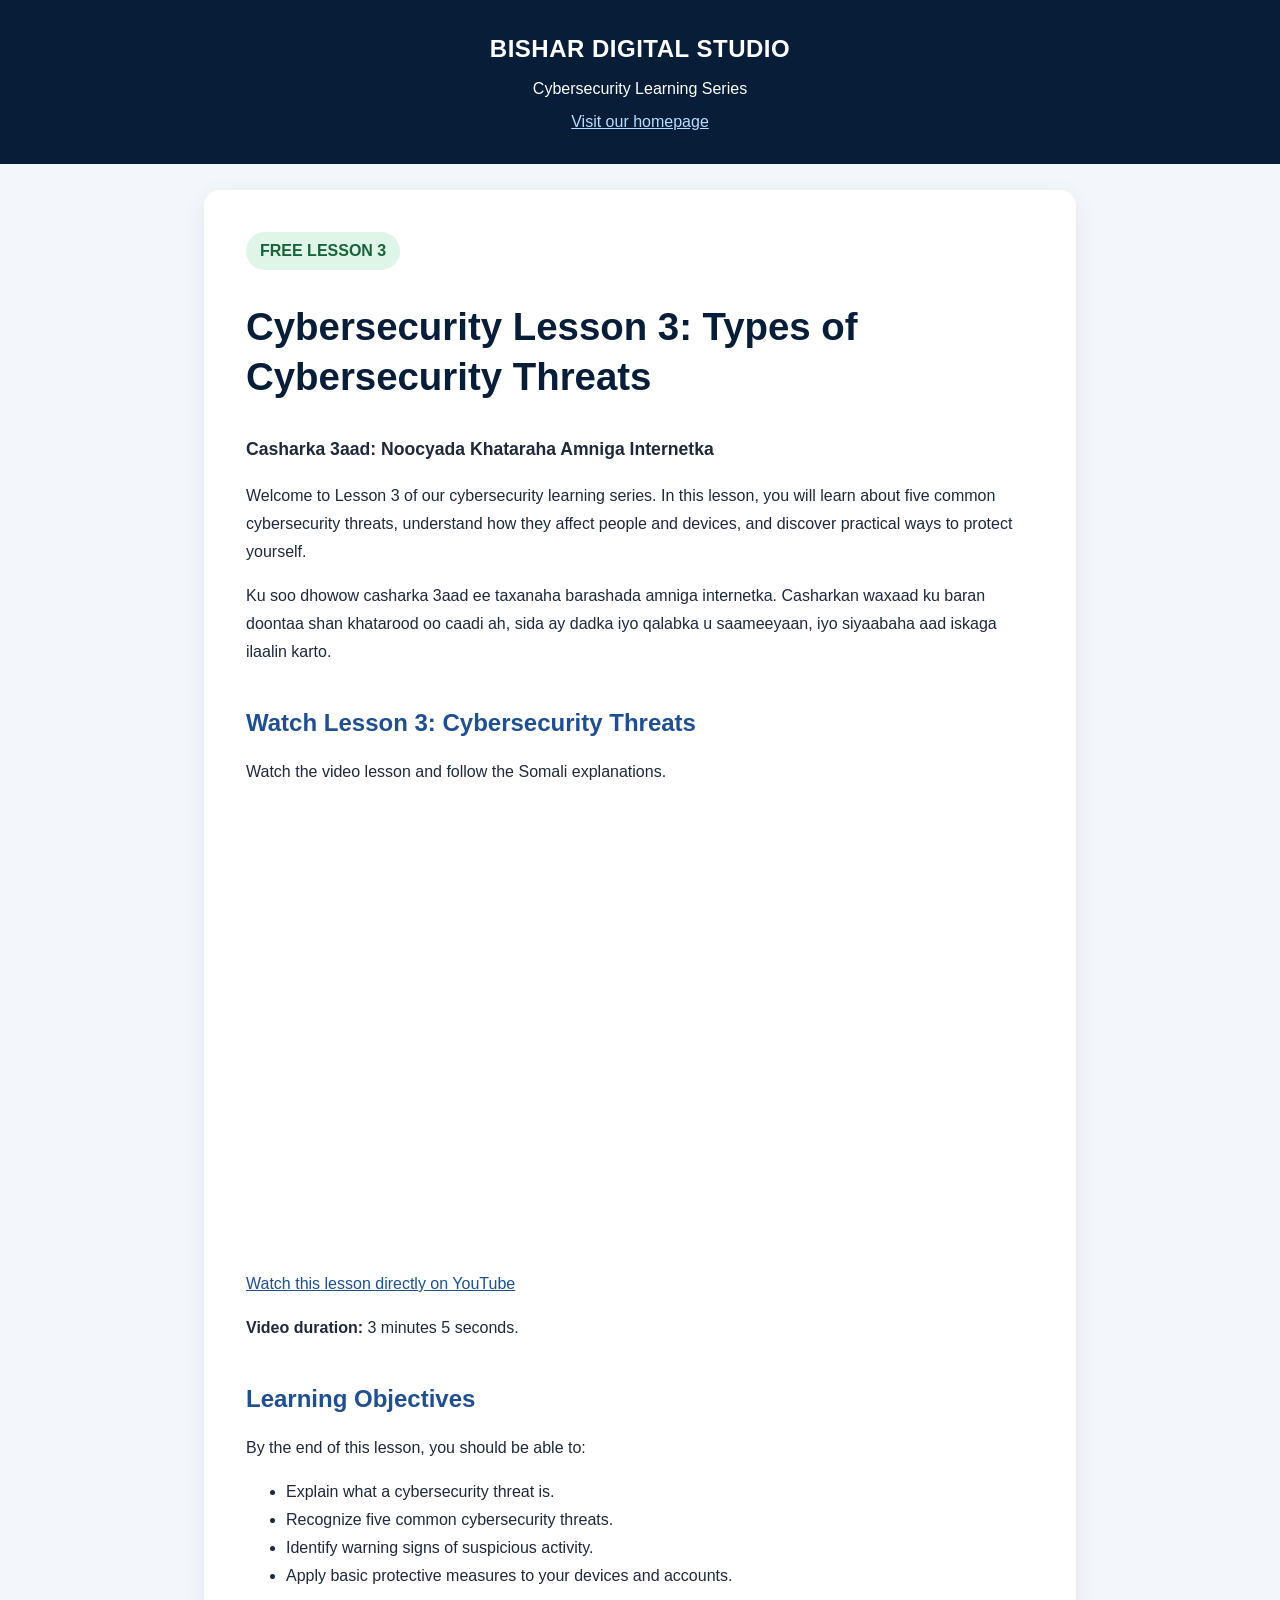
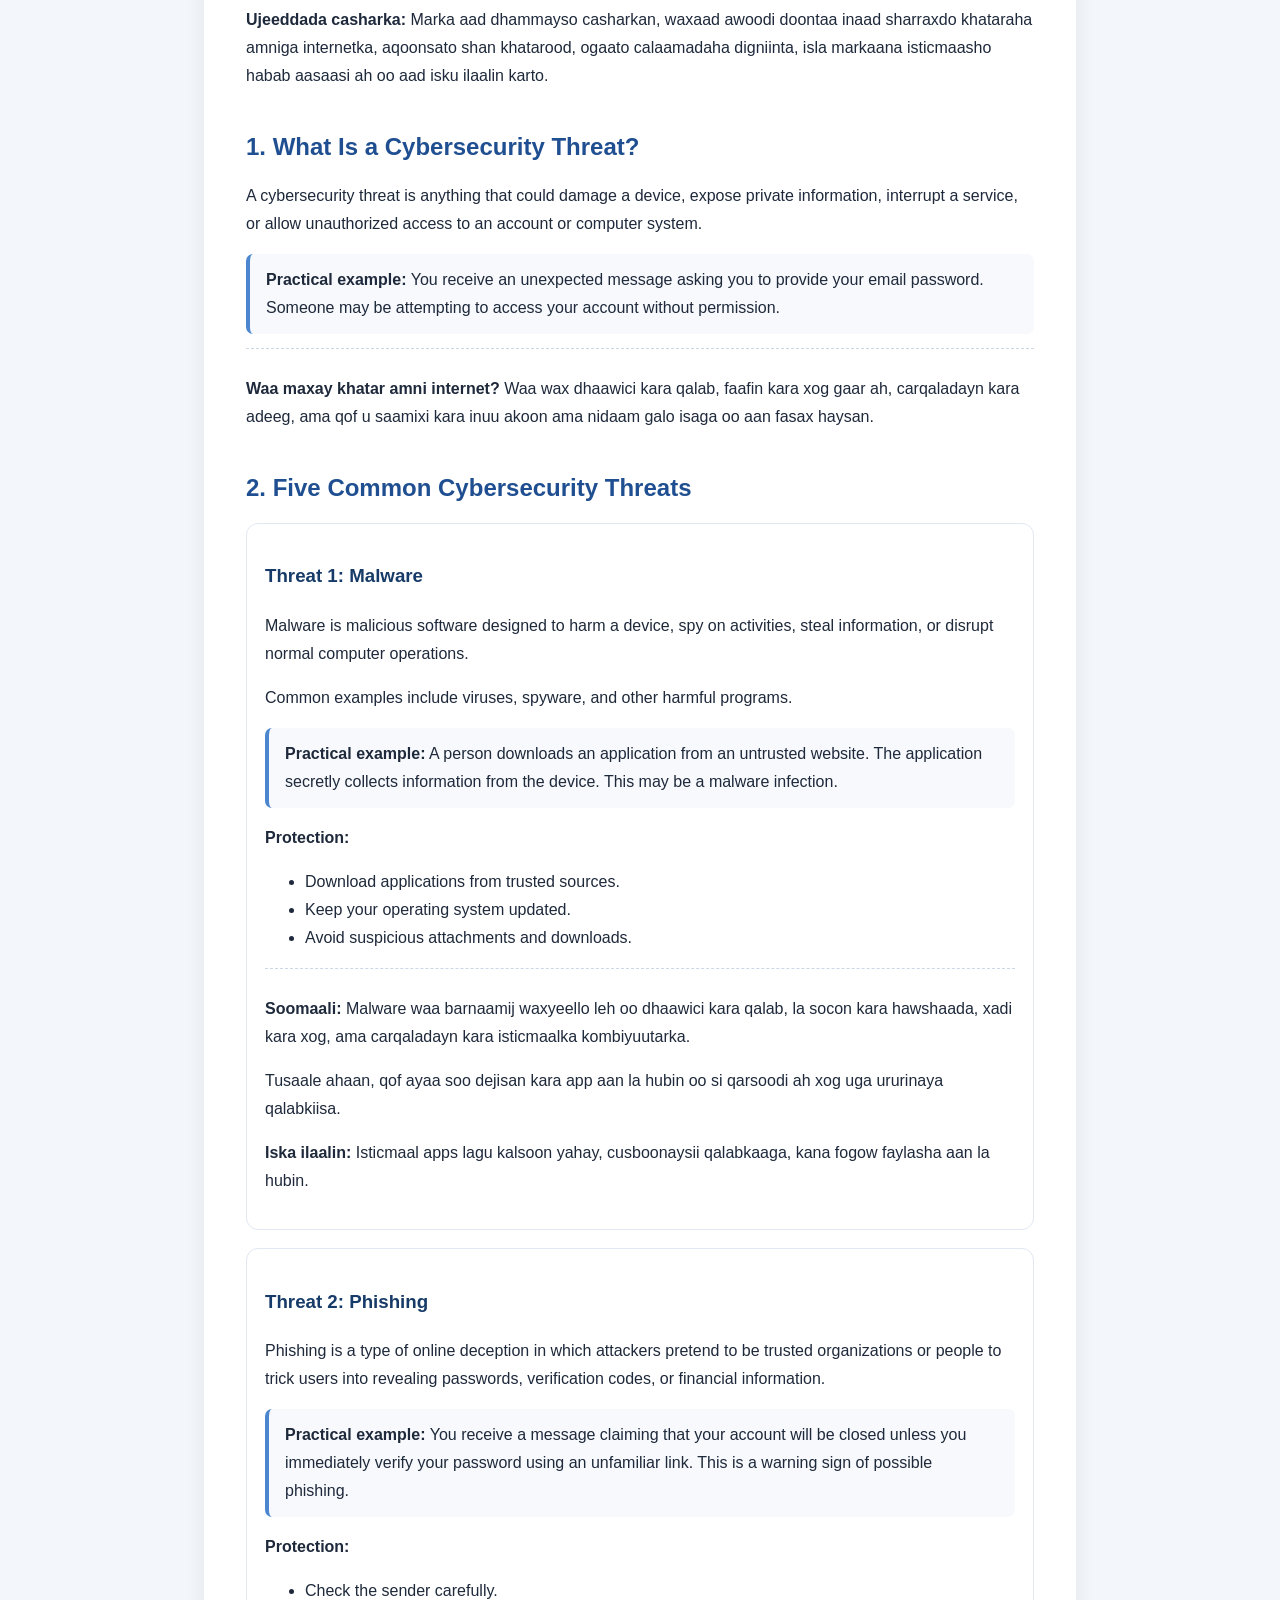
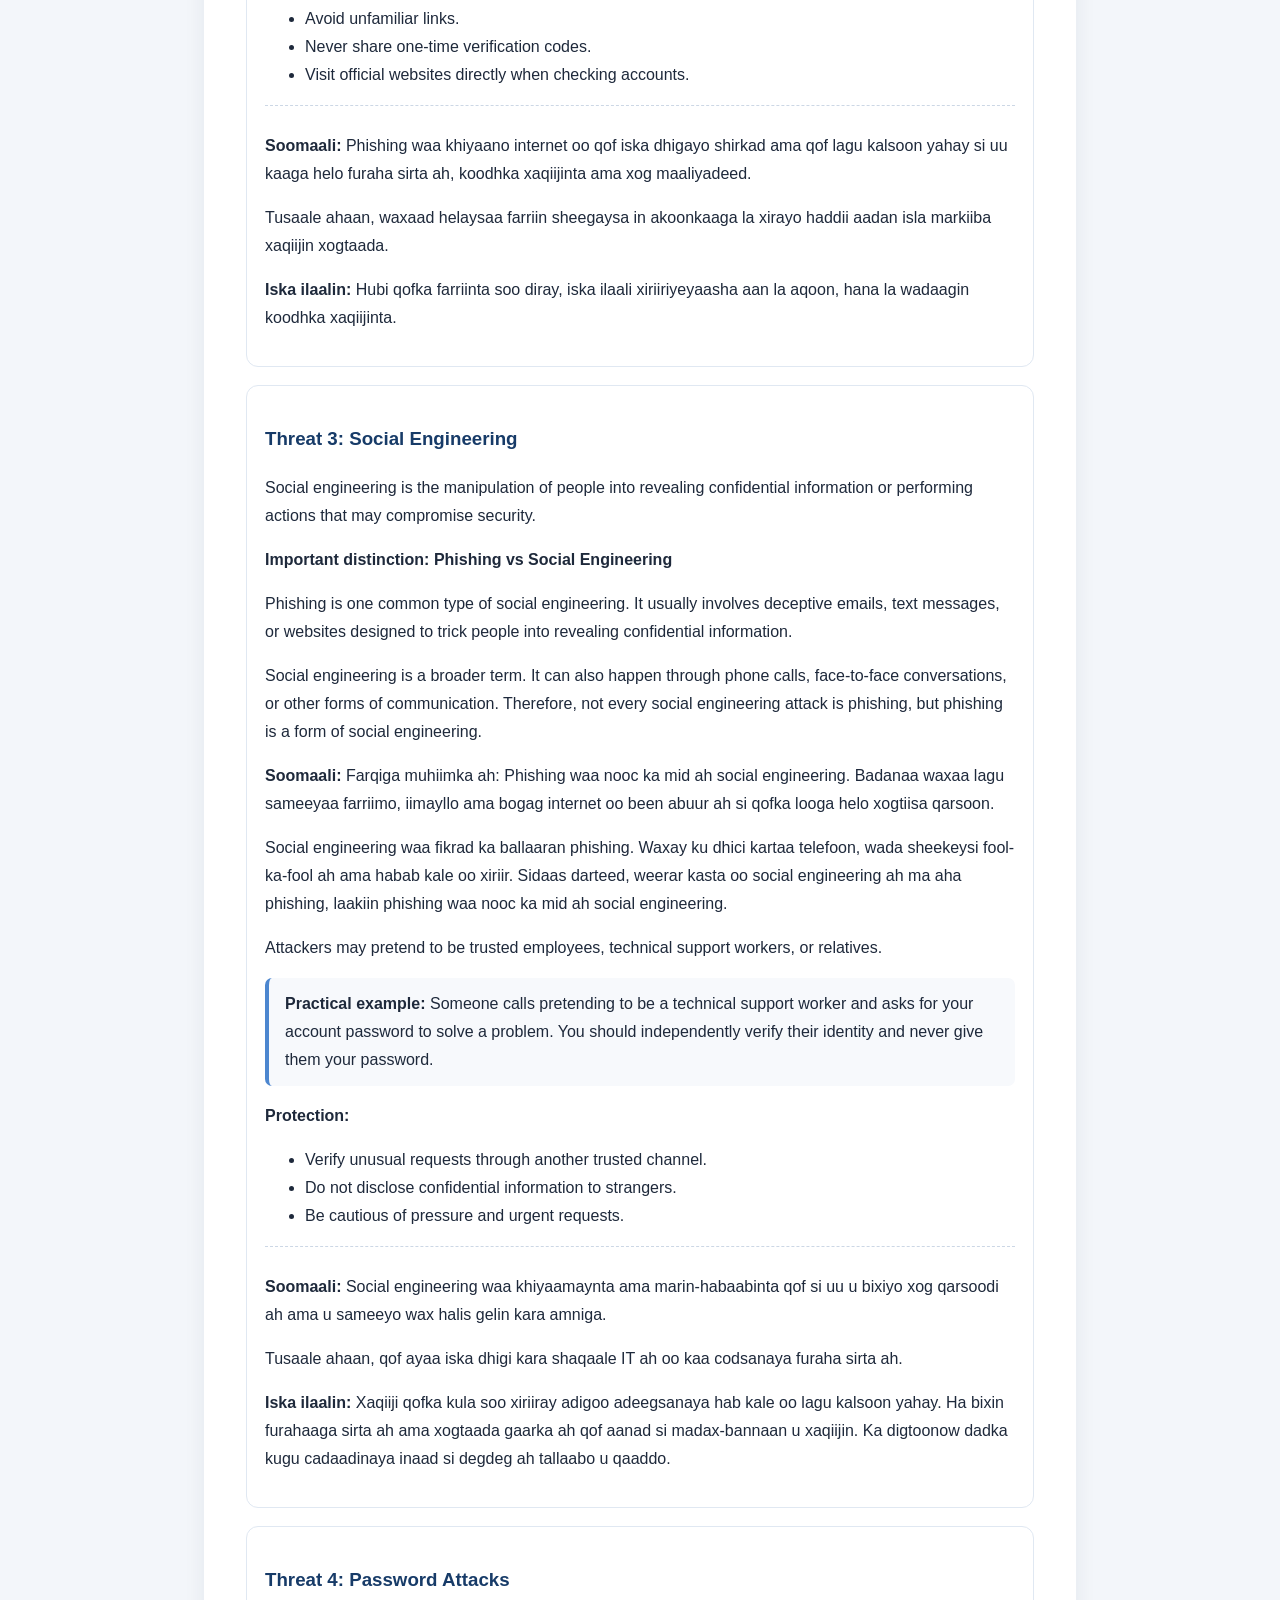
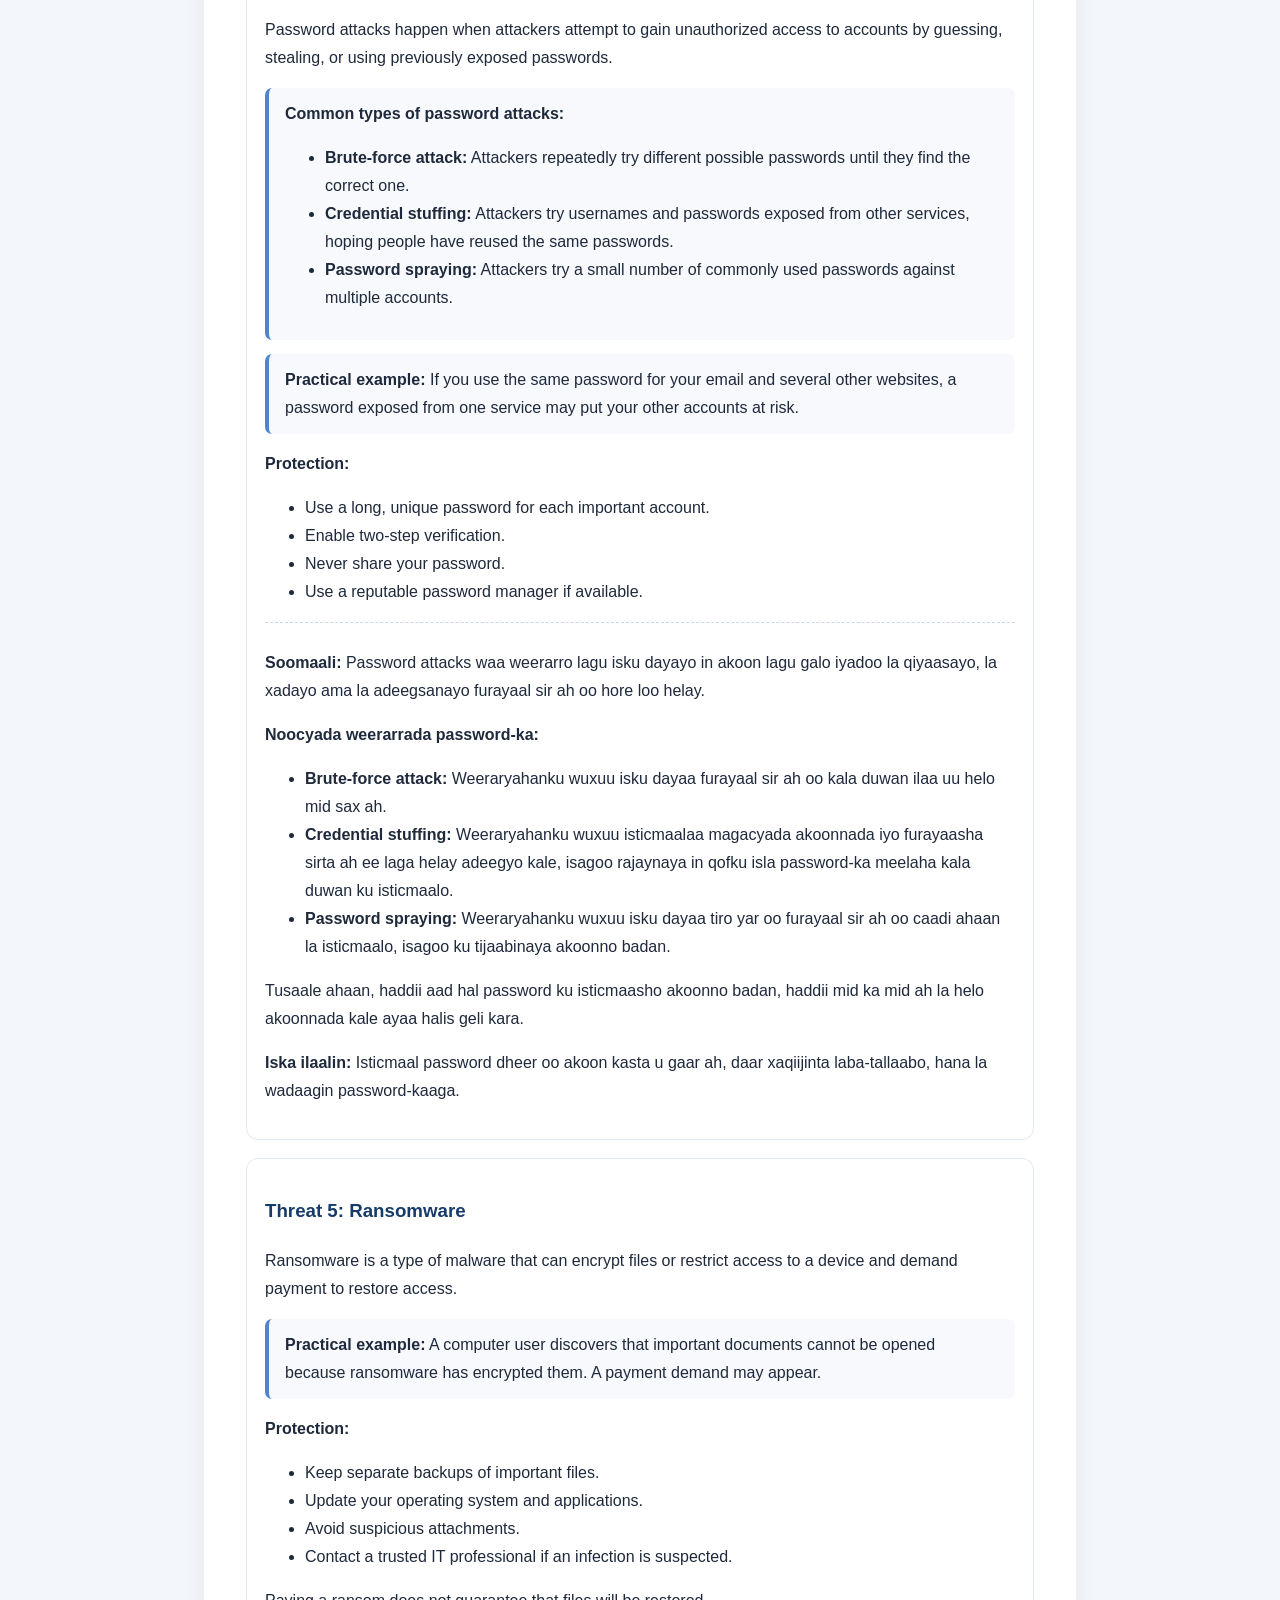
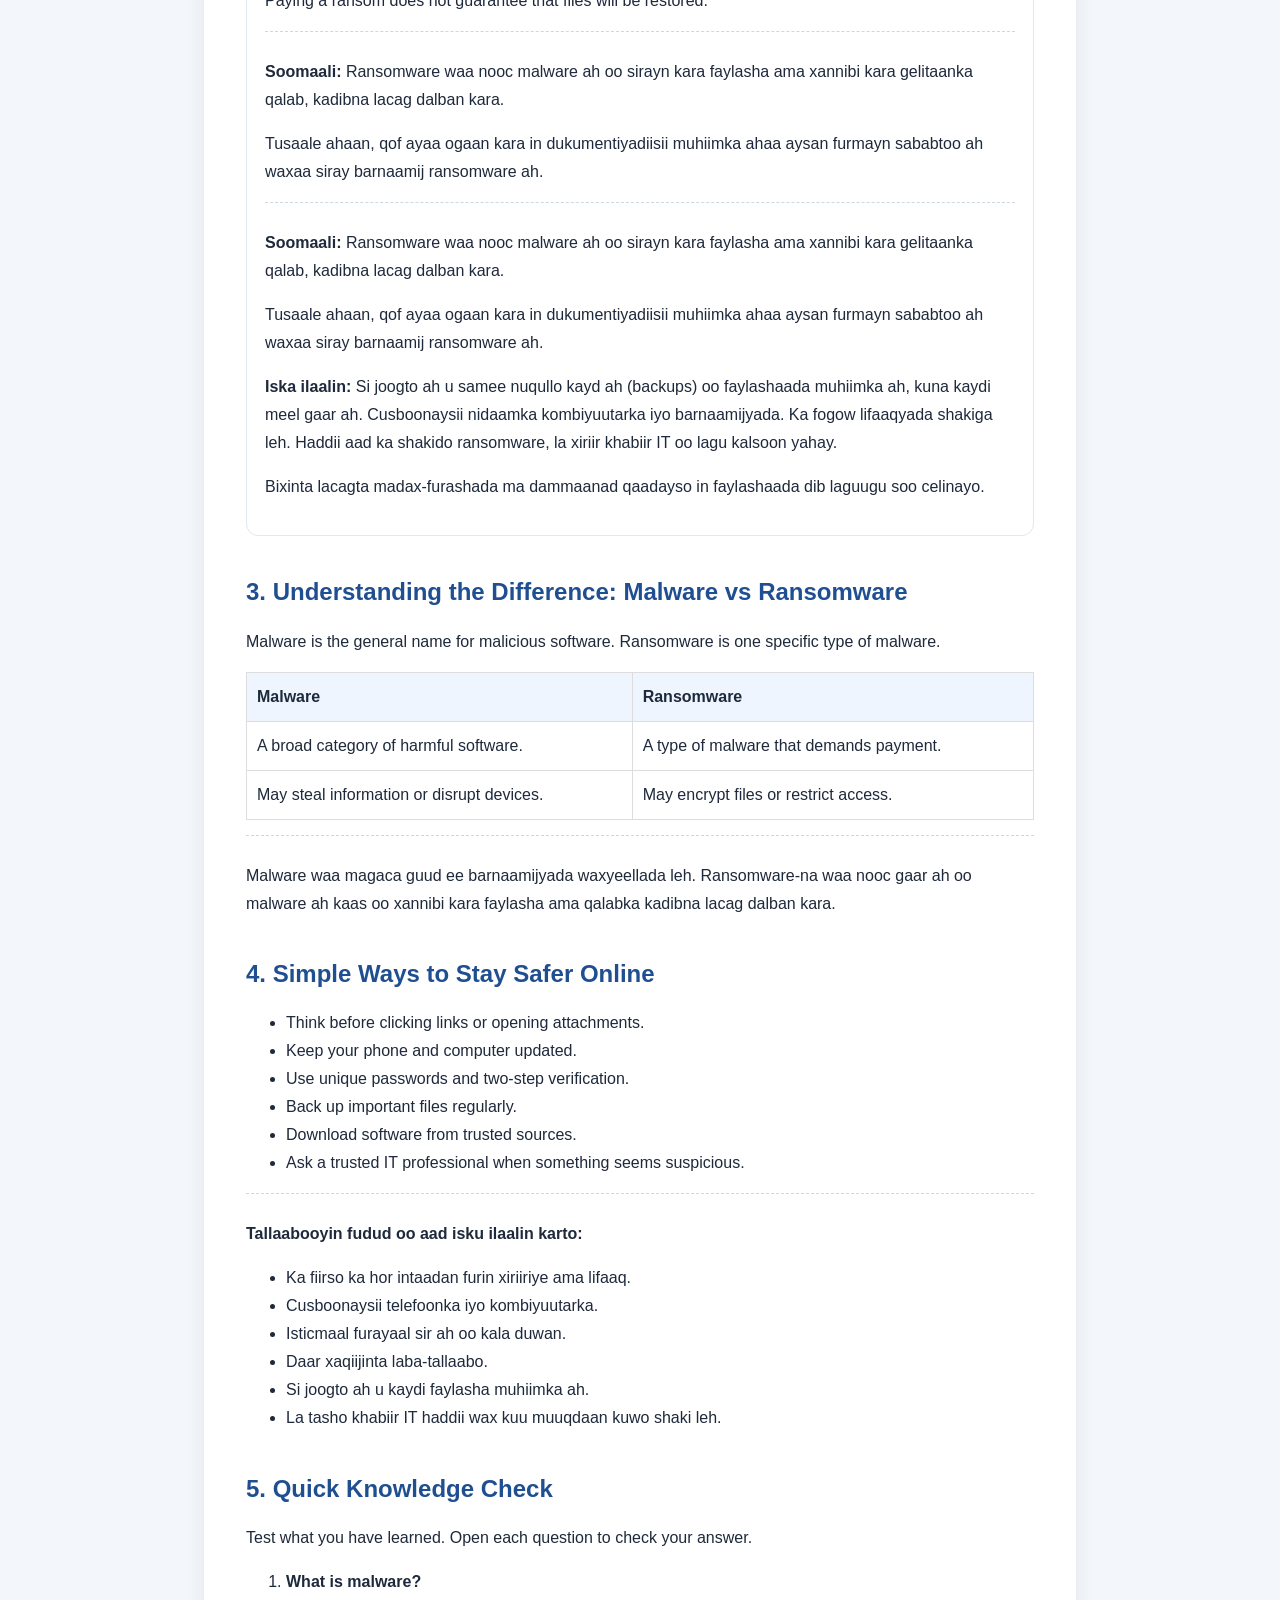
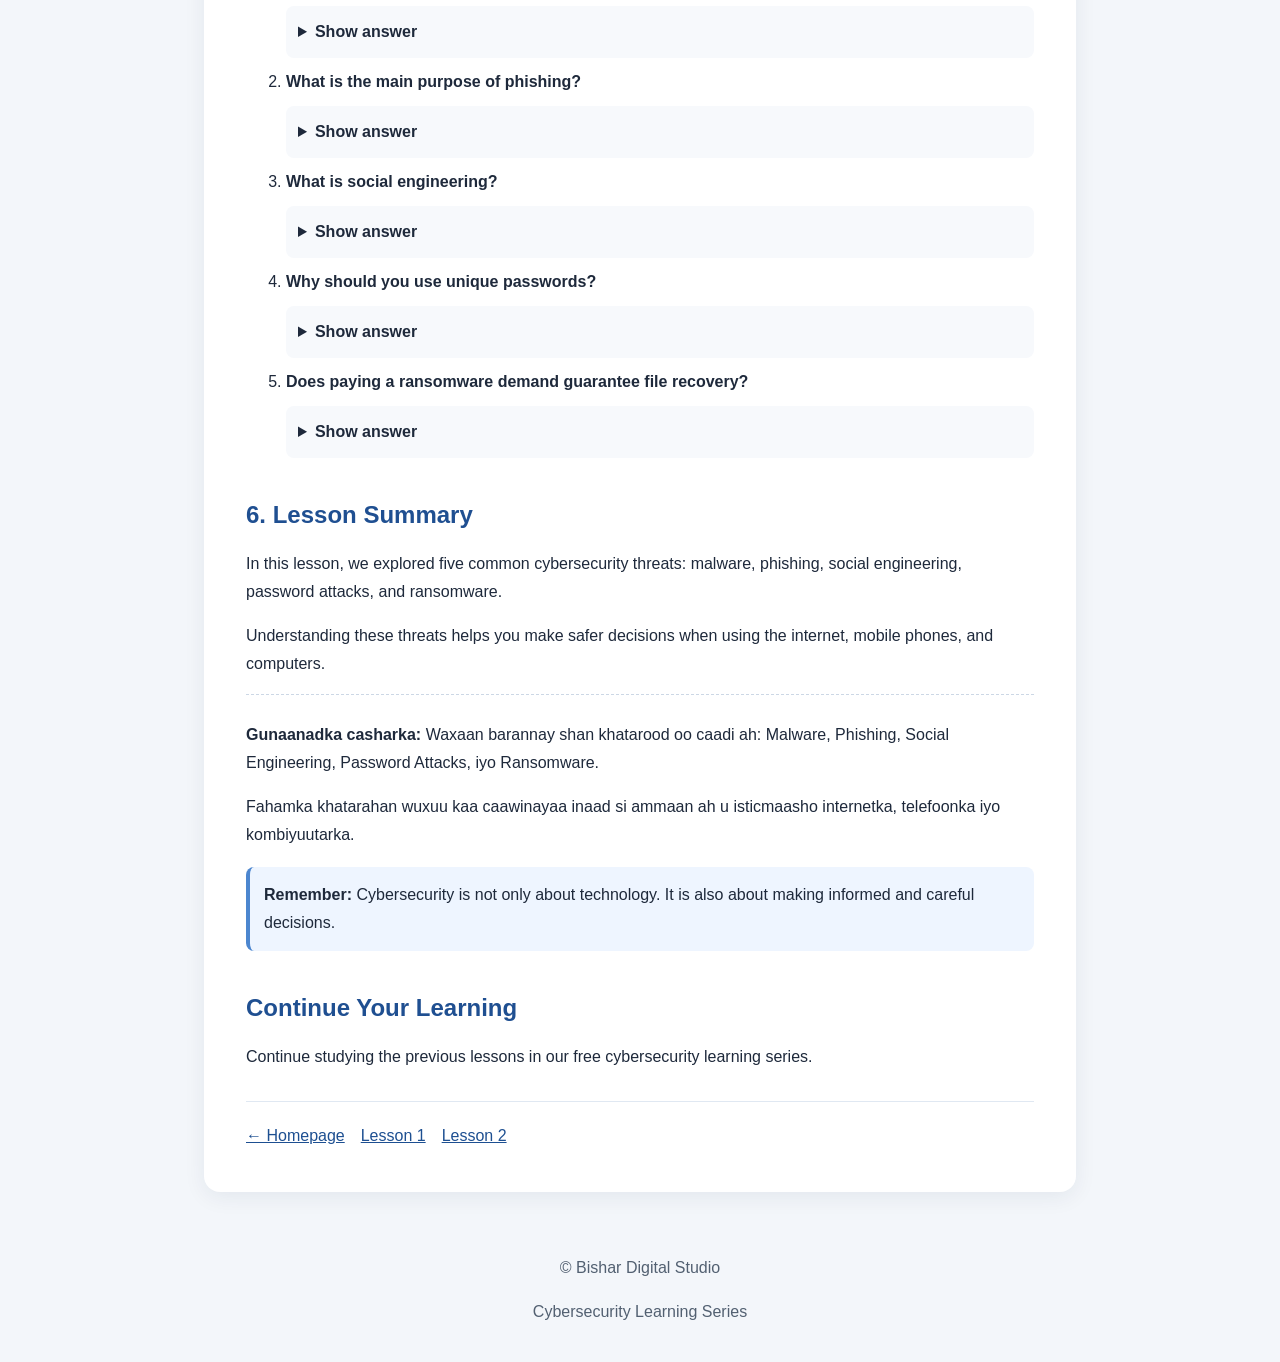
<file: cybersecurity-lesson-3.html>
<!doctype html>
<html lang="en">
<head>
<meta charset="utf-8">
<meta name="viewport" content="width=device-width, initial-scale=1">

<meta name="description" content="Learn five common cybersecurity threats: malware, phishing, social engineering, password attacks and ransomware. Free English and Somali cybersecurity training with practical examples.">

<meta name="robots" content="index,follow">

<title>Cybersecurity Lesson 3: Five Common Cybersecurity Threats | Bishar Digital Studio</title>

<link rel="canonical" href="https://bishardigitalstudio.com/cybersecurity-lesson-3.html">

<meta property="og:type" content="article">
<meta property="og:title" content="Cybersecurity Lesson 3: Five Common Cybersecurity Threats">
<meta property="og:description" content="Learn cybersecurity threats with practical examples in English and Somali.">
<meta property="og:url" content="https://bishardigitalstudio.com/cybersecurity-lesson-3.html">

<meta name="theme-color" content="#071d38">

<script type="application/ld+json">
{
  "@context": "https://schema.org",
  "@type": "VideoObject",
  "name": "Cybersecurity Lesson 3 - Five Common Cybersecurity Threats",
  "description": "A bilingual English and Somali lesson explaining malware, phishing, social engineering, password attacks and ransomware.",
  "thumbnailUrl": "https://img.youtube.com/vi/NNdUg00SojU/hqdefault.jpg",
  "uploadDate": "2026-10-28T00:00:00+03:00",
  "duration": "PT3M5S",
  "embedUrl": "https://www.youtube.com/embed/NNdUg00SojU",
  "url": "https://youtu.be/NNdUg00SojU"
}
</script>

<style>
:root{
  --navy:#071d38;
  --blue:#1f4f91;
  --ink:#1e293b;
  --pale:#eef5ff;
  --green:#17633a;
}

*{box-sizing:border-box}

body{
  margin:0;
  background:#f3f6fa;
  color:var(--ink);
  font:16px/1.75 Arial,Helvetica,sans-serif;
}

header{
  background:var(--navy);
  color:white;
  text-align:center;
  padding:28px 18px;
}

header .brand{
  font-size:1.5rem;
  font-weight:bold;
  margin:0;
  letter-spacing:.5px;
}

header p{margin:5px 0}

header a{color:#b9dcff}

main{
  max-width:900px;
  margin:26px auto;
  padding:0 14px;
}

article{
  background:white;
  border-radius:16px;
  padding:clamp(20px,5vw,42px);
  box-shadow:0 5px 22px #10264312;
}

h1{
  color:var(--navy);
  font-size:clamp(1.7rem,5vw,2.4rem);
  line-height:1.3;
}

h2{
  color:var(--blue);
  line-height:1.3;
  margin-top:1.7em;
}

h3{color:#173b68}

.subtitle{
  font-size:1.1rem;
  font-weight:bold;
}

.tag{
  display:inline-block;
  background:#dff5e7;
  color:var(--green);
  padding:5px 14px;
  border-radius:999px;
  font-weight:bold;
}

.threat{
  border:1px solid #e0e8f2;
  border-radius:12px;
  padding:18px;
  margin:18px 0;
}

.example{
  background:#f7f9fc;
  border-left:4px solid #4c86cf;
  padding:12px 16px;
  margin:14px 0;
  border-radius:7px;
}

.somali{
  border-top:1px dashed #ccd7e5;
  margin-top:14px;
  padding-top:10px;
}

.note{
  background:var(--pale);
  border-left:4px solid #4c86cf;
  padding:14px;
  border-radius:8px;
  margin:18px 0;
}

.video-frame{
  position:relative;
  width:100%;
  aspect-ratio:16/9;
  margin:15px 0;
}

.video-frame iframe{
  width:100%;
  height:100%;
  border:0;
  border-radius:10px;
}

details{
  margin:10px 0;
  background:#f7f9fc;
  padding:12px;
  border-radius:8px;
}

summary{
  cursor:pointer;
  font-weight:bold;
}

nav{
  display:flex;
  flex-wrap:wrap;
  gap:16px;
  margin-top:30px;
  padding-top:20px;
  border-top:1px solid #e0e8f2;
}

a{color:#1d4f91}

footer{
  text-align:center;
  color:#526071;
  padding:20px;
}

@media(max-width:600px){
  article{padding:20px}
  body{font-size:15px}
}
</style>
</head>

<body>

<header>
  <p class="brand">BISHAR DIGITAL STUDIO</p>
  <p>Cybersecurity Learning Series</p>
  <a href="https://bishardigitalstudio.com/">Visit our homepage</a>
</header>

<main>
<article>

<span class="tag">FREE LESSON 3</span>

<h1>Cybersecurity Lesson 3: Types of Cybersecurity Threats</h1>

<p class="subtitle" lang="so">
Casharka 3aad: Noocyada Khataraha Amniga Internetka
</p>

<p>
Welcome to Lesson 3 of our cybersecurity learning series.
In this lesson, you will learn about five common cybersecurity
threats, understand how they affect people and devices, and
discover practical ways to protect yourself.
</p>

<p lang="so">
Ku soo dhowow casharka 3aad ee taxanaha barashada amniga internetka.
Casharkan waxaad ku baran doontaa shan khatarood oo caadi ah,
sida ay dadka iyo qalabka u saameeyaan, iyo siyaabaha aad iskaga
ilaalin karto.
</p>

<h2>Watch Lesson 3: Cybersecurity Threats</h2>

<p>
Watch the video lesson and follow the Somali explanations.
</p>

<div class="video-frame">
<iframe
src="https://www.youtube.com/embed/NNdUg00SojU"
title="Cybersecurity Lesson 3: Five Common Cybersecurity Threats"
loading="lazy"
allow="accelerometer; clipboard-write; encrypted-media; gyroscope; picture-in-picture; web-share"
allowfullscreen>
</iframe>
</div>

<p>
<a href="https://youtu.be/NNdUg00SojU"
target="_blank"
rel="noopener noreferrer">
Watch this lesson directly on YouTube
</a>
</p>

<p>
<strong>Video duration:</strong> 3 minutes 5 seconds.
</p>

<h2>Learning Objectives</h2>

<p>By the end of this lesson, you should be able to:</p>

<ul>
<li>Explain what a cybersecurity threat is.</li>
<li>Recognize five common cybersecurity threats.</li>
<li>Identify warning signs of suspicious activity.</li>
<li>Apply basic protective measures to your devices and accounts.</li>
</ul>

<p lang="so">
<strong>Ujeeddada casharka:</strong>
Marka aad dhammayso casharkan, waxaad awoodi doontaa inaad
sharraxdo khataraha amniga internetka, aqoonsato shan khatarood,
ogaato calaamadaha digniinta, isla markaana isticmaasho habab
aasaasi ah oo aad isku ilaalin karto.
</p>

<h2>1. What Is a Cybersecurity Threat?</h2>

<p>
A cybersecurity threat is anything that could damage a device,
expose private information, interrupt a service, or allow
unauthorized access to an account or computer system.
</p>

<div class="example">
<strong>Practical example:</strong>
You receive an unexpected message asking you to provide your
email password. Someone may be attempting to access your account
without permission.
</div>

<div class="somali" lang="so">
<p>
<strong>Waa maxay khatar amni internet?</strong>
Waa wax dhaawici kara qalab, faafin kara xog gaar ah,
carqaladayn kara adeeg, ama qof u saamixi kara inuu akoon
ama nidaam galo isaga oo aan fasax haysan.
</p>
</div>

<h2>2. Five Common Cybersecurity Threats</h2>

<section class="threat">
<h3>Threat 1: Malware</h3>

<p>
Malware is malicious software designed to harm a device,
spy on activities, steal information, or disrupt normal
computer operations.
</p>

<p>
Common examples include viruses, spyware, and other harmful
programs.
</p>

<div class="example">
<strong>Practical example:</strong>
A person downloads an application from an untrusted website.
The application secretly collects information from the device.
This may be a malware infection.
</div>

<p><strong>Protection:</strong></p>
<ul>
<li>Download applications from trusted sources.</li>
<li>Keep your operating system updated.</li>
<li>Avoid suspicious attachments and downloads.</li>
</ul>

<div class="somali" lang="so">
<p>
<strong>Soomaali:</strong>
Malware waa barnaamij waxyeello leh oo dhaawici kara qalab,
la socon kara hawshaada, xadi kara xog, ama carqaladayn kara
isticmaalka kombiyuutarka.
</p>

<p>
Tusaale ahaan, qof ayaa soo dejisan kara app aan la hubin
oo si qarsoodi ah xog uga ururinaya qalabkiisa.
</p>

<p>
<strong>Iska ilaalin:</strong>
Isticmaal apps lagu kalsoon yahay, cusboonaysii qalabkaaga,
kana fogow faylasha aan la hubin.
</p>
</div>
</section>

<section class="threat">
<h3>Threat 2: Phishing</h3>

<p>
Phishing is a type of online deception in which attackers
pretend to be trusted organizations or people to trick
users into revealing passwords, verification codes,
or financial information.
</p>

<div class="example">
<strong>Practical example:</strong>
You receive a message claiming that your account will be
closed unless you immediately verify your password using
an unfamiliar link.

This is a warning sign of possible phishing.
</div>

<p><strong>Protection:</strong></p>
<ul>
<li>Check the sender carefully.</li>
<li>Avoid unfamiliar links.</li>
<li>Never share one-time verification codes.</li>
<li>Visit official websites directly when checking accounts.</li>
</ul>

<div class="somali" lang="so">
<p>
<strong>Soomaali:</strong>
Phishing waa khiyaano internet oo qof iska dhigayo
shirkad ama qof lagu kalsoon yahay si uu kaaga helo
furaha sirta ah, koodhka xaqiijinta ama xog maaliyadeed.
</p>

<p>
Tusaale ahaan, waxaad helaysaa farriin sheegaysa in
akoonkaaga la xirayo haddii aadan isla markiiba
xaqiijin xogtaada.
</p>

<p>
<strong>Iska ilaalin:</strong>
Hubi qofka farriinta soo diray, iska ilaali xiriiriyeyaasha
aan la aqoon, hana la wadaagin koodhka xaqiijinta.
</p>
</div>
</section>

<section class="threat">
<h3>Threat 3: Social Engineering</h3>

<p>
Social engineering is the manipulation of people into
revealing confidential information or performing actions
that may compromise security.
</p>

<p><strong>Important distinction: Phishing vs Social Engineering</strong></p>

<p>Phishing is one common type of social engineering. It usually involves deceptive emails, text messages, or websites designed to trick people into revealing confidential information.</p>

<p>Social engineering is a broader term. It can also happen through phone calls, face-to-face conversations, or other forms of communication. Therefore, not every social engineering attack is phishing, but phishing is a form of social engineering.</p>

<p><strong>Soomaali:</strong> Farqiga muhiimka ah: Phishing waa nooc ka mid ah social engineering. Badanaa waxaa lagu sameeyaa farriimo, iimayllo ama bogag internet oo been abuur ah si qofka looga helo xogtiisa qarsoon.</p>

<p>Social engineering waa fikrad ka ballaaran phishing. Waxay ku dhici kartaa telefoon, wada sheekeysi fool-ka-fool ah ama habab kale oo xiriir. Sidaas darteed, weerar kasta oo social engineering ah ma aha phishing, laakiin phishing waa nooc ka mid ah social engineering.</p>

<p>
Attackers may pretend to be trusted employees, technical
support workers, or relatives.
</p>

<div class="example">
<strong>Practical example:</strong>
Someone calls pretending to be a technical support worker
and asks for your account password to solve a problem.
You should independently verify their identity and never
give them your password.
</div>

<p><strong>Protection:</strong></p>
<ul>
<li>Verify unusual requests through another trusted channel.</li>
<li>Do not disclose confidential information to strangers.</li>
<li>Be cautious of pressure and urgent requests.</li>
</ul>

<div class="somali" lang="so">
<p>
<strong>Soomaali:</strong>
Social engineering waa khiyaamaynta ama marin-habaabinta
qof si uu u bixiyo xog qarsoodi ah ama u sameeyo wax
halis gelin kara amniga.
</p>

<p>
Tusaale ahaan, qof ayaa iska dhigi kara shaqaale IT ah
oo kaa codsanaya furaha sirta ah.
</p>
<p>
<strong>Iska ilaalin:</strong>
Xaqiiji qofka kula soo xiriiray adigoo adeegsanaya hab kale oo lagu kalsoon yahay. Ha bixin furahaaga sirta ah ama xogtaada gaarka ah qof aanad si madax-bannaan u xaqiijin. Ka digtoonow dadka kugu cadaadinaya inaad si degdeg ah tallaabo u qaaddo.
</p>

</section>

<section class="threat">
<h3>Threat 4: Password Attacks</h3>

<p>
Password attacks happen when attackers attempt to gain
unauthorized access to accounts by guessing, stealing,
or using previously exposed passwords.
</p>
<div class="example">
<strong>Common types of password attacks:</strong>

<ul>
<li><strong>Brute-force attack:</strong> Attackers repeatedly try different possible passwords until they find the correct one.</li>

<li><strong>Credential stuffing:</strong> Attackers try usernames and passwords exposed from other services, hoping people have reused the same passwords.</li>

<li><strong>Password spraying:</strong> Attackers try a small number of commonly used passwords against multiple accounts.</li>
</ul>
</div>
<div class="example">
<strong>Practical example:</strong>
If you use the same password for your email and several
other websites, a password exposed from one service may
put your other accounts at risk.
</div>

<p><strong>Protection:</strong></p>
<ul>
<li>Use a long, unique password for each important account.</li>
<li>Enable two-step verification.</li>
<li>Never share your password.</li>
<li>Use a reputable password manager if available.</li>
</ul>

<div class="somali" lang="so">
<p>
<strong>Soomaali:</strong>
Password attacks waa weerarro lagu isku dayayo in akoon
lagu galo iyadoo la qiyaasayo, la xadayo ama la adeegsanayo
furayaal sir ah oo hore loo helay.
</p>
<p>
<strong>Noocyada weerarrada password-ka:</strong>
</p>

<ul>
<li><strong>Brute-force attack:</strong> Weeraryahanku wuxuu isku dayaa furayaal sir ah oo kala duwan ilaa uu helo mid sax ah.</li>

<li><strong>Credential stuffing:</strong> Weeraryahanku wuxuu isticmaalaa magacyada akoonnada iyo furayaasha sirta ah ee laga helay adeegyo kale, isagoo rajaynaya in qofku isla password-ka meelaha kala duwan ku isticmaalo.</li>

<li><strong>Password spraying:</strong> Weeraryahanku wuxuu isku dayaa tiro yar oo furayaal sir ah oo caadi ahaan la isticmaalo, isagoo ku tijaabinaya akoonno badan.</li>
</ul>
<p>
Tusaale ahaan, haddii aad hal password ku isticmaasho
akoonno badan, haddii mid ka mid ah la helo akoonnada
kale ayaa halis geli kara.
</p>

<p>
<strong>Iska ilaalin:</strong>
Isticmaal password dheer oo akoon kasta u gaar ah,
daar xaqiijinta laba-tallaabo, hana la wadaagin password-kaaga.
</p>
</div>
</section>

<section class="threat">
<h3>Threat 5: Ransomware</h3>

<p>
Ransomware is a type of malware that can encrypt files
or restrict access to a device and demand payment
to restore access.
</p>

<div class="example">
<strong>Practical example:</strong>
A computer user discovers that important documents
cannot be opened because ransomware has encrypted them.
A payment demand may appear.
</div>

<p><strong>Protection:</strong></p>
<ul>
<li>Keep separate backups of important files.</li>
<li>Update your operating system and applications.</li>
<li>Avoid suspicious attachments.</li>
<li>Contact a trusted IT professional if an infection is suspected.</li>
</ul>

<p>
Paying a ransom does not guarantee that files will be restored.
</p>

<div class="somali" lang="so">
<p>
<strong>Soomaali:</strong>
Ransomware waa nooc malware ah oo sirayn kara faylasha
ama xannibi kara gelitaanka qalab, kadibna lacag dalban kara.
</p>

<p>
Tusaale ahaan, qof ayaa ogaan kara in dukumentiyadiisii
muhiimka ahaa aysan furmayn sababtoo ah waxaa siray
barnaamij ransomware ah.
</p>

<div class="somali" lang="so">
<p>
<strong>Soomaali:</strong>
Ransomware waa nooc malware ah oo sirayn kara faylasha
ama xannibi kara gelitaanka qalab, kadibna lacag dalban kara.
</p>

<p>
Tusaale ahaan, qof ayaa ogaan kara in dukumentiyadiisii
muhiimka ahaa aysan furmayn sababtoo ah waxaa siray
barnaamij ransomware ah.
</p>

<p>
<strong>Iska ilaalin:</strong>
Si joogto ah u samee nuqullo kayd ah (backups) oo faylashaada muhiimka ah, kuna kaydi meel gaar ah. Cusboonaysii nidaamka kombiyuutarka iyo barnaamijyada. Ka fogow lifaaqyada shakiga leh. Haddii aad ka shakido ransomware, la xiriir khabiir IT oo lagu kalsoon yahay.
</p>

<p>
Bixinta lacagta madax-furashada ma dammaanad qaadayso in faylashaada dib laguugu soo celinayo.
</p>
</div>

</div>
</section>

<h2>3. Understanding the Difference: Malware vs Ransomware</h2>

<p>
Malware is the general name for malicious software.
Ransomware is one specific type of malware.
</p>

<table style="width:100%;border-collapse:collapse;margin:15px 0;">
<tr style="background:#eef5ff;">
<th style="padding:10px;border:1px solid #ddd;text-align:left;">Malware</th>
<th style="padding:10px;border:1px solid #ddd;text-align:left;">Ransomware</th>
</tr>
<tr>
<td style="padding:10px;border:1px solid #ddd;">A broad category of harmful software.</td>
<td style="padding:10px;border:1px solid #ddd;">A type of malware that demands payment.</td>
</tr>
<tr>
<td style="padding:10px;border:1px solid #ddd;">May steal information or disrupt devices.</td>
<td style="padding:10px;border:1px solid #ddd;">May encrypt files or restrict access.</td>
</tr>
</table>

<div class="somali" lang="so">
<p>
Malware waa magaca guud ee barnaamijyada waxyeellada leh.
Ransomware-na waa nooc gaar ah oo malware ah kaas oo
xannibi kara faylasha ama qalabka kadibna lacag dalban kara.
</p>
</div>

<h2>4. Simple Ways to Stay Safer Online</h2>

<ul>
<li>Think before clicking links or opening attachments.</li>
<li>Keep your phone and computer updated.</li>
<li>Use unique passwords and two-step verification.</li>
<li>Back up important files regularly.</li>
<li>Download software from trusted sources.</li>
<li>Ask a trusted IT professional when something seems suspicious.</li>
</ul>

<div class="somali" lang="so">
<p><strong>Tallaabooyin fudud oo aad isku ilaalin karto:</strong></p>
<ul>
<li>Ka fiirso ka hor intaadan furin xiriiriye ama lifaaq.</li>
<li>Cusboonaysii telefoonka iyo kombiyuutarka.</li>
<li>Isticmaal furayaal sir ah oo kala duwan.</li>
<li>Daar xaqiijinta laba-tallaabo.</li>
<li>Si joogto ah u kaydi faylasha muhiimka ah.</li>
<li>La tasho khabiir IT haddii wax kuu muuqdaan kuwo shaki leh.</li>
</ul>
</div>

<h2>5. Quick Knowledge Check</h2>

<p>Test what you have learned. Open each question to check your answer.</p>

<ol>
<li>
<strong>What is malware?</strong>
<details>
<summary>Show answer</summary>
Malware is malicious software designed to harm devices,
steal information, or disrupt normal operations.
</details>
</li>

<li>
<strong>What is the main purpose of phishing?</strong>
<details>
<summary>Show answer</summary>
To deceive people into revealing confidential information
such as passwords or verification codes.
</details>
</li>

<li>
<strong>What is social engineering?</strong>
<details>
<summary>Show answer</summary>
Manipulating people into revealing information or
performing unsafe actions.
</details>
</li>

<li>
<strong>Why should you use unique passwords?</strong>
<details>
<summary>Show answer</summary>
A password exposed from one account is less likely
to put your other accounts at risk.
</details>
</li>

<li>
<strong>Does paying a ransomware demand guarantee
file recovery?</strong>
<details>
<summary>Show answer</summary>
No. Payment does not guarantee that files will be restored.
</details>
</li>
</ol>

<h2>6. Lesson Summary</h2>

<p>
In this lesson, we explored five common cybersecurity
threats: malware, phishing, social engineering,
password attacks, and ransomware.
</p>

<p>
Understanding these threats helps you make safer
decisions when using the internet, mobile phones,
and computers.
</p>

<div class="somali" lang="so">
<p>
<strong>Gunaanadka casharka:</strong>
Waxaan barannay shan khatarood oo caadi ah:
Malware, Phishing, Social Engineering, Password Attacks,
iyo Ransomware.
</p>

<p>
Fahamka khatarahan wuxuu kaa caawinayaa inaad si
ammaan ah u isticmaasho internetka, telefoonka
iyo kombiyuutarka.
</p>
</div>

<div class="note">
<strong>Remember:</strong>
Cybersecurity is not only about technology.
It is also about making informed and careful decisions.
</div>

<h2>Continue Your Learning</h2>

<p>
Continue studying the previous lessons in our
free cybersecurity learning series.
</p>

<nav aria-label="Lesson navigation">
<a href="https://bishardigitalstudio.com/">← Homepage</a>

<a href="https://bishardigitalstudio.com/cybersecurity-lesson-1.html">
Lesson 1
</a>

<a href="https://bishardigitalstudio.com/cybersecurity-lesson-2.html">
Lesson 2
</a>
</nav>

</article>
</main>

<footer>
<p>© Bishar Digital Studio</p>
<p>Cybersecurity Learning Series</p>
</footer>

</body>
</html>
</file>
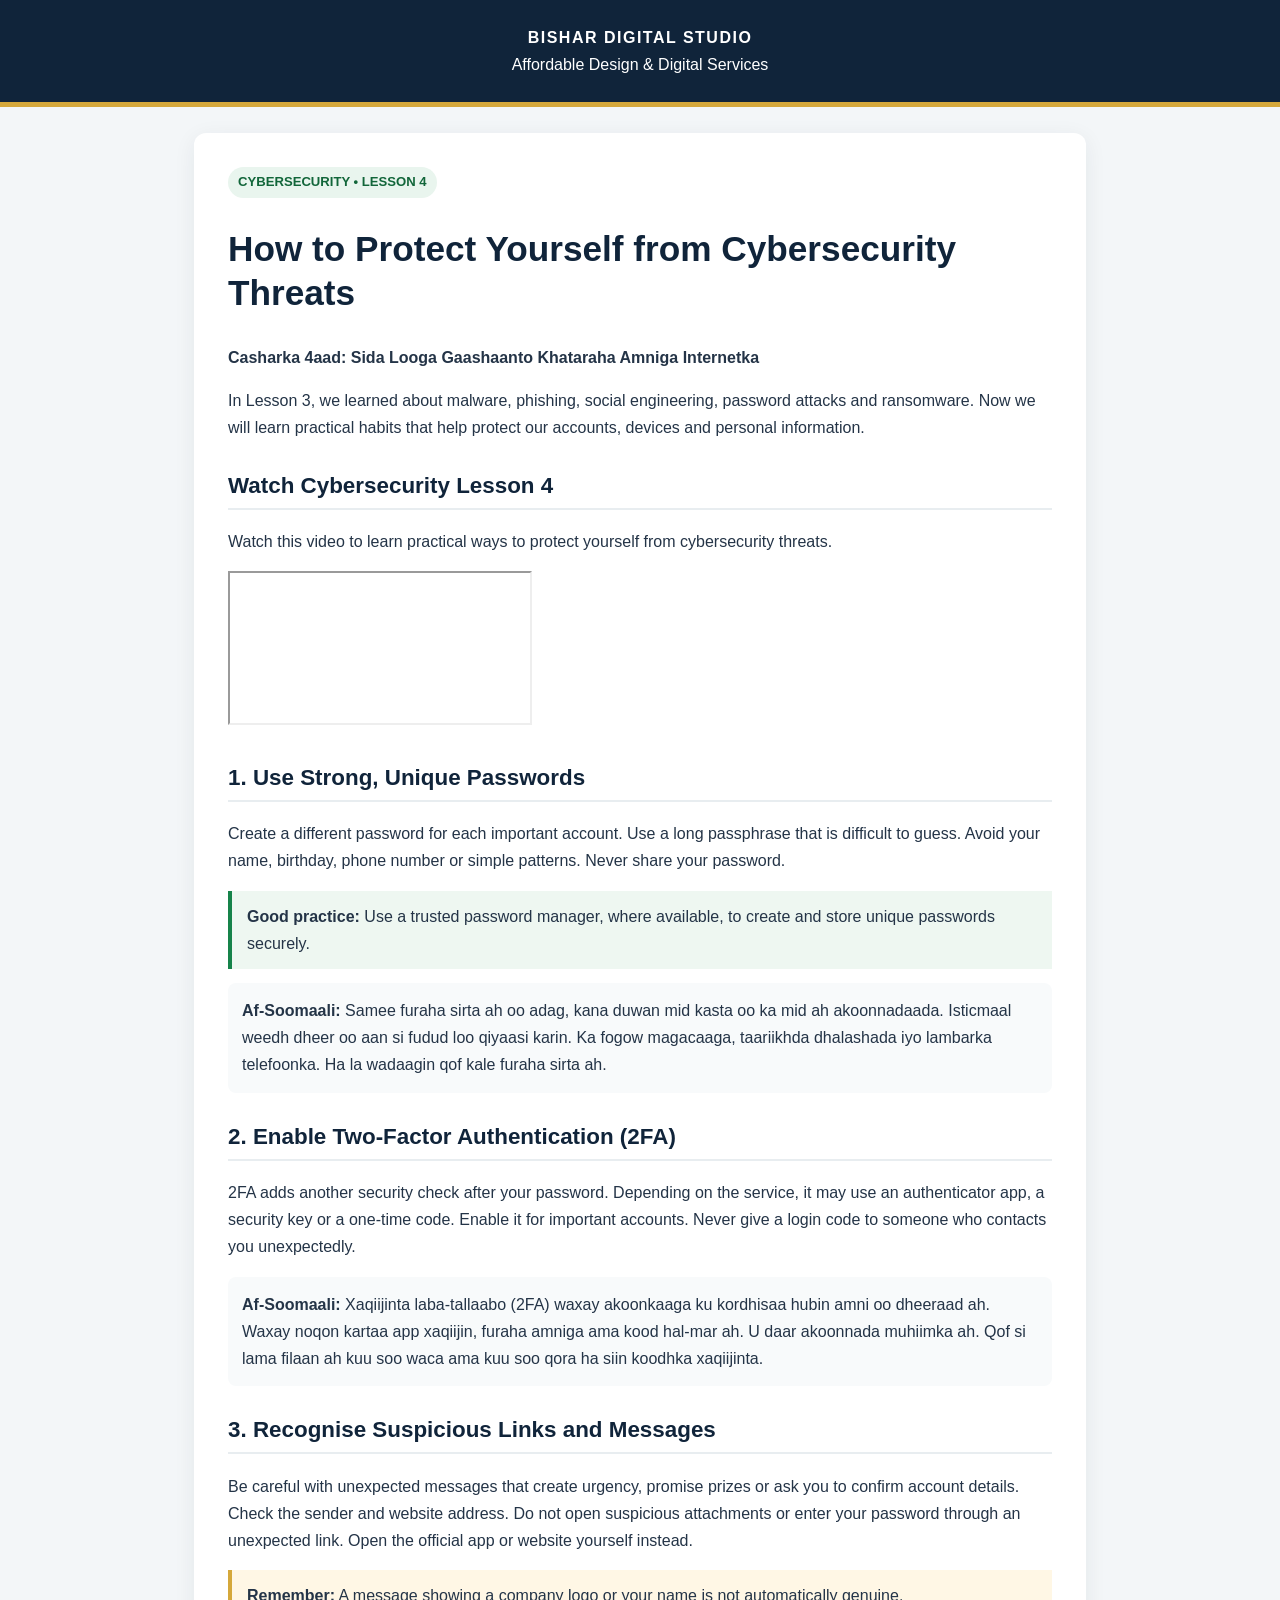
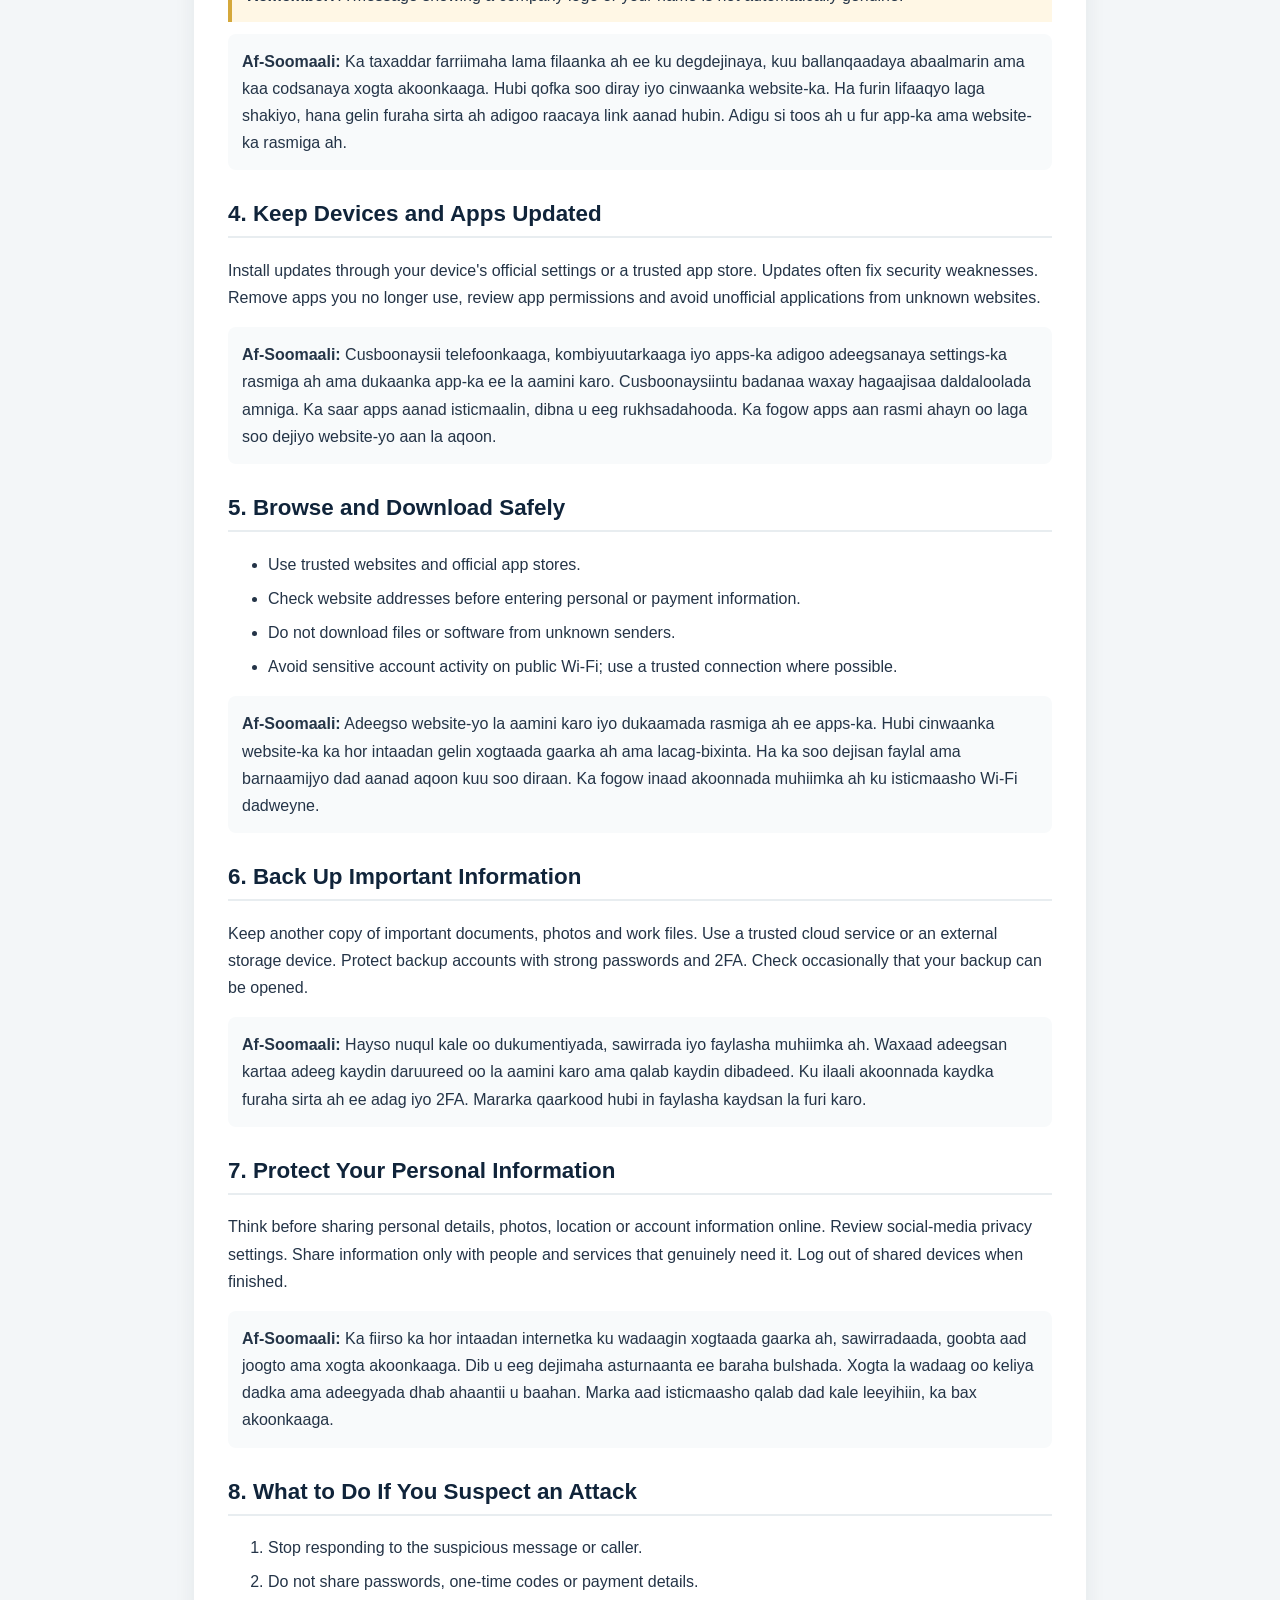
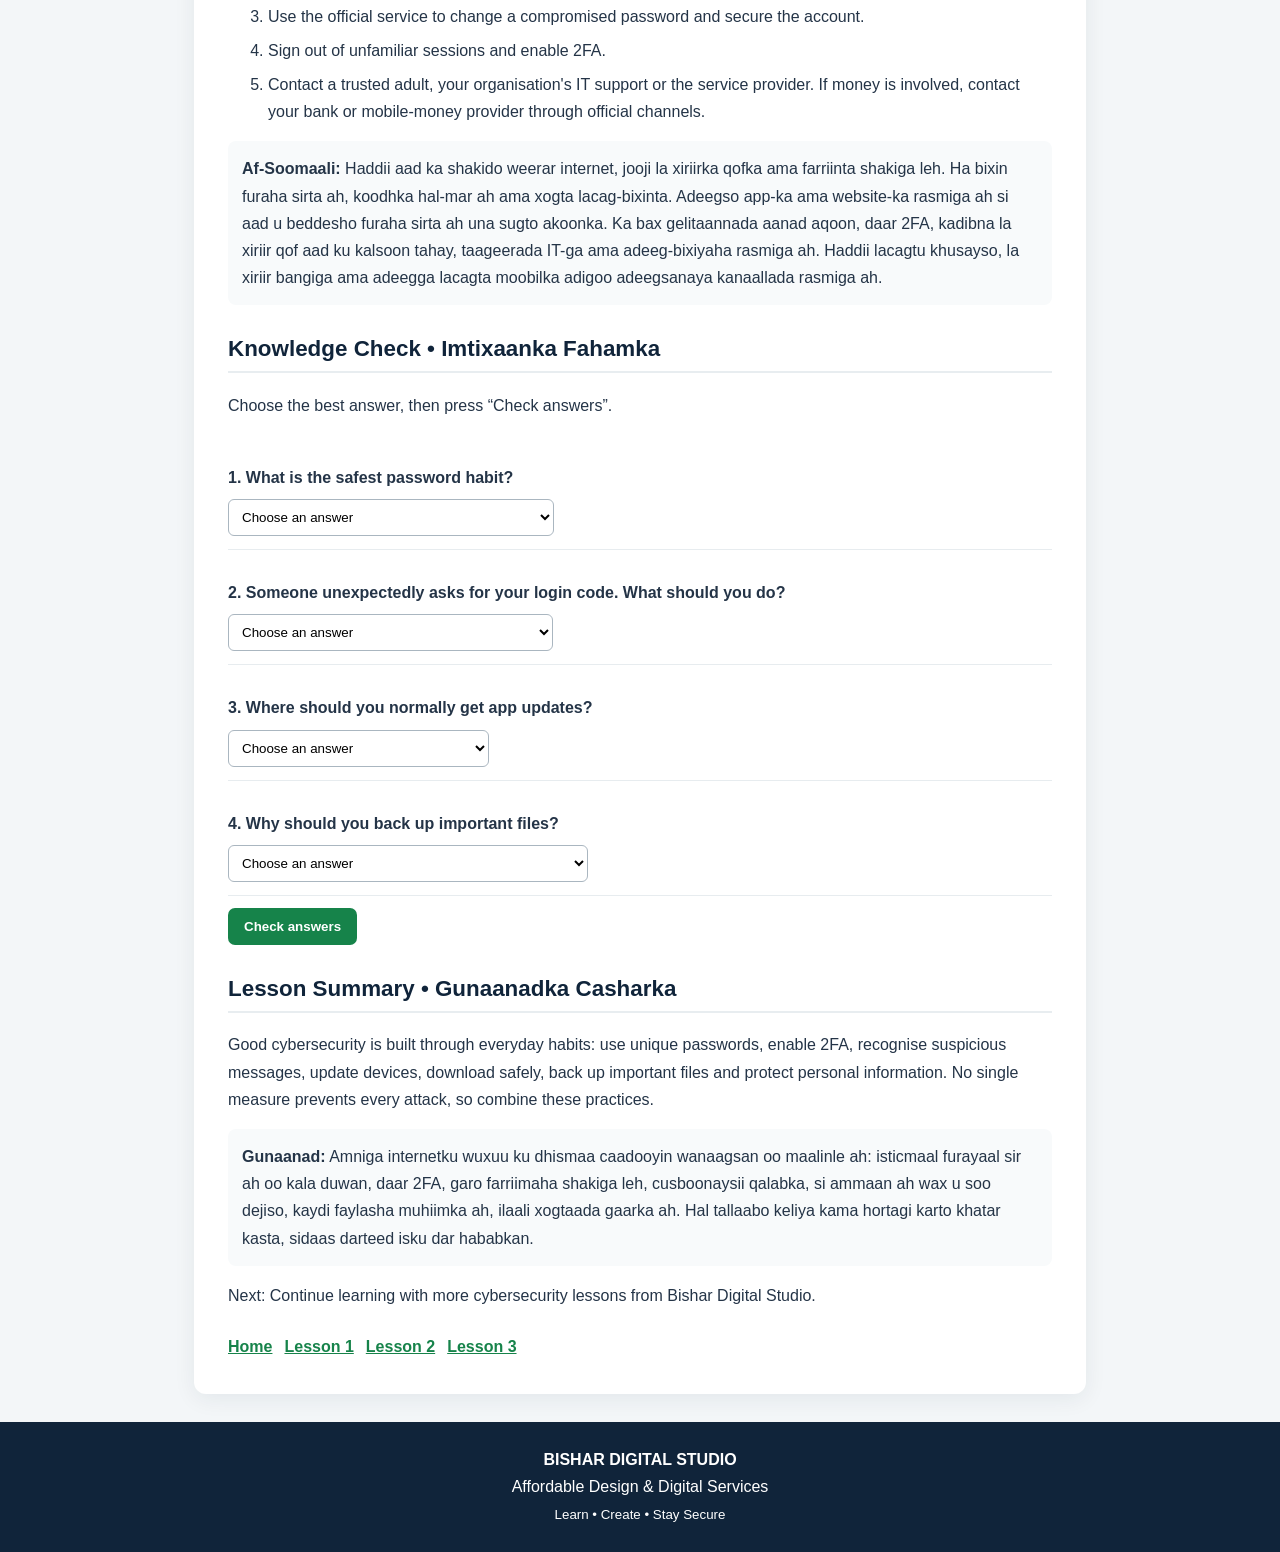
<file: cybersecurity-lesson-4.html>
<!DOCTYPE html>
<html lang="en">
<head>
<meta charset="UTF-8"><meta name="viewport" content="width=device-width, initial-scale=1">
<title>Cybersecurity Lesson 4: How to Protect Yourself from Cybersecurity Threats</title>
<meta name="description" content="Practical ways to protect accounts, devices and personal information from cybersecurity threats. English and Somali lesson.">
<meta name="robots" content="index, follow">
<link rel="canonical" href="https://bishardigitalstudio.com/cybersecurity-lesson-4.html">
<style>
:root{--navy:#10243a;--green:#16834a;--gold:#d5a83b;--ink:#243447;--paper:#f3f6f8}
*{box-sizing:border-box}body{margin:0;background:var(--paper);font:16px/1.7 Arial,sans-serif;color:var(--ink)}
header,footer{background:var(--navy);color:white;text-align:center;padding:24px 16px}
header{border-bottom:5px solid var(--gold)}.brand{font-weight:bold;letter-spacing:1.5px}
main{max-width:920px;margin:26px auto;padding:0 14px}.lesson{background:white;border-radius:12px;padding:clamp(18px,4vw,34px);box-shadow:0 5px 22px #10243a12}
h1,h2,h3{color:var(--navy);line-height:1.25}h1{font-size:clamp(1.6rem,4vw,2.2rem)}h2{font-size:1.4rem;border-bottom:2px solid #e8edf0;padding-bottom:8px;margin-top:30px}
.label{display:inline-block;background:#e9f5ee;color:#12663a;padding:4px 10px;border-radius:20px;font-size:.82rem;font-weight:bold}
.somali{background:#f8fafb;padding:14px;border-radius:8px;margin:12px 0}.tip{background:#eef7f1;border-left:4px solid var(--green);padding:12px 15px;margin:14px 0}.warning{background:#fff7e5;border-left:4px solid var(--gold);padding:12px 15px}
li{margin:7px 0}.quiz-item{padding:13px 0;border-bottom:1px solid #e7ecef}.quiz-item p{font-weight:bold;margin-bottom:8px}
select{max-width:100%;padding:9px;border:1px solid #aab6c0;border-radius:6px;background:white}.answer{display:none;color:#12663a;font-weight:bold}.show{display:block}
button{background:var(--green);color:white;border:0;border-radius:7px;padding:11px 16px;font-weight:bold;margin-top:12px;cursor:pointer}
nav{display:flex;flex-wrap:wrap;gap:12px;margin-top:24px}nav a{color:var(--green);font-weight:bold}footer{margin-top:28px}
</style></head>
<body>
<header><div class="brand">BISHAR DIGITAL STUDIO</div><div>Affordable Design &amp; Digital Services</div></header>
<main><article class="lesson">
<span class="label">CYBERSECURITY • LESSON 4</span>
<h1>How to Protect Yourself from Cybersecurity Threats</h1>
<p><strong>Casharka 4aad: Sida Looga Gaashaanto Khataraha Amniga Internetka</strong></p>
<p>In Lesson 3, we learned about malware, phishing, social engineering, password attacks and ransomware. Now we will learn practical habits that help protect our accounts, devices and personal information.</p>

<!-- LESSON 4 VIDEO -->
<section class="lesson-video">
  <h2>Watch Cybersecurity Lesson 4</h2>
  <p>Watch this video to learn practical ways to protect yourself from cybersecurity threats.</p>

  <div class="video-container">
    <iframe
      src="https://www.youtube.com/embed/FwL_Cfbjz14"
      title="Cybersecurity Lesson 4 - Bishar Digital Studio"
      allowfullscreen>
    </iframe>
  </div>
</section>

<h2>1. Use Strong, Unique Passwords</h2>
<p>Create a different password for each important account. Use a long passphrase that is difficult to guess. Avoid your name, birthday, phone number or simple patterns. Never share your password.</p>
<div class="tip"><b>Good practice:</b> Use a trusted password manager, where available, to create and store unique passwords securely.</div>
<div class="somali"><b>Af-Soomaali:</b> Samee furaha sirta ah oo adag, kana duwan mid kasta oo ka mid ah akoonnadaada. Isticmaal weedh dheer oo aan si fudud loo qiyaasi karin. Ka fogow magacaaga, taariikhda dhalashada iyo lambarka telefoonka. Ha la wadaagin qof kale furaha sirta ah.</div>

<h2>2. Enable Two-Factor Authentication (2FA)</h2>
<p>2FA adds another security check after your password. Depending on the service, it may use an authenticator app, a security key or a one-time code. Enable it for important accounts. Never give a login code to someone who contacts you unexpectedly.</p>
<div class="somali"><b>Af-Soomaali:</b> Xaqiijinta laba-tallaabo (2FA) waxay akoonkaaga ku kordhisaa hubin amni oo dheeraad ah. Waxay noqon kartaa app xaqiijin, furaha amniga ama kood hal-mar ah. U daar akoonnada muhiimka ah. Qof si lama filaan ah kuu soo waca ama kuu soo qora ha siin koodhka xaqiijinta.</div>

<h2>3. Recognise Suspicious Links and Messages</h2>
<p>Be careful with unexpected messages that create urgency, promise prizes or ask you to confirm account details. Check the sender and website address. Do not open suspicious attachments or enter your password through an unexpected link. Open the official app or website yourself instead.</p>
<div class="warning"><b>Remember:</b> A message showing a company logo or your name is not automatically genuine.</div>
<div class="somali"><b>Af-Soomaali:</b> Ka taxaddar farriimaha lama filaanka ah ee ku degdejinaya, kuu ballanqaadaya abaalmarin ama kaa codsanaya xogta akoonkaaga. Hubi qofka soo diray iyo cinwaanka website-ka. Ha furin lifaaqyo laga shakiyo, hana gelin furaha sirta ah adigoo raacaya link aanad hubin. Adigu si toos ah u fur app-ka ama website-ka rasmiga ah.</div>

<h2>4. Keep Devices and Apps Updated</h2>
<p>Install updates through your device's official settings or a trusted app store. Updates often fix security weaknesses. Remove apps you no longer use, review app permissions and avoid unofficial applications from unknown websites.</p>
<div class="somali"><b>Af-Soomaali:</b> Cusboonaysii telefoonkaaga, kombiyuutarkaaga iyo apps-ka adigoo adeegsanaya settings-ka rasmiga ah ama dukaanka app-ka ee la aamini karo. Cusboonaysiintu badanaa waxay hagaajisaa daldaloolada amniga. Ka saar apps aanad isticmaalin, dibna u eeg rukhsadahooda. Ka fogow apps aan rasmi ahayn oo laga soo dejiyo website-yo aan la aqoon.</div>

<h2>5. Browse and Download Safely</h2>
<ul><li>Use trusted websites and official app stores.</li><li>Check website addresses before entering personal or payment information.</li><li>Do not download files or software from unknown senders.</li><li>Avoid sensitive account activity on public Wi-Fi; use a trusted connection where possible.</li></ul>
<div class="somali"><b>Af-Soomaali:</b> Adeegso website-yo la aamini karo iyo dukaamada rasmiga ah ee apps-ka. Hubi cinwaanka website-ka ka hor intaadan gelin xogtaada gaarka ah ama lacag-bixinta. Ha ka soo dejisan faylal ama barnaamijyo dad aanad aqoon kuu soo diraan. Ka fogow inaad akoonnada muhiimka ah ku isticmaasho Wi-Fi dadweyne.</div>

<h2>6. Back Up Important Information</h2>
<p>Keep another copy of important documents, photos and work files. Use a trusted cloud service or an external storage device. Protect backup accounts with strong passwords and 2FA. Check occasionally that your backup can be opened.</p>
<div class="somali"><b>Af-Soomaali:</b> Hayso nuqul kale oo dukumentiyada, sawirrada iyo faylasha muhiimka ah. Waxaad adeegsan kartaa adeeg kaydin daruureed oo la aamini karo ama qalab kaydin dibadeed. Ku ilaali akoonnada kaydka furaha sirta ah ee adag iyo 2FA. Mararka qaarkood hubi in faylasha kaydsan la furi karo.</div>

<h2>7. Protect Your Personal Information</h2>
<p>Think before sharing personal details, photos, location or account information online. Review social-media privacy settings. Share information only with people and services that genuinely need it. Log out of shared devices when finished.</p>
<div class="somali"><b>Af-Soomaali:</b> Ka fiirso ka hor intaadan internetka ku wadaagin xogtaada gaarka ah, sawirradaada, goobta aad joogto ama xogta akoonkaaga. Dib u eeg dejimaha asturnaanta ee baraha bulshada. Xogta la wadaag oo keliya dadka ama adeegyada dhab ahaantii u baahan. Marka aad isticmaasho qalab dad kale leeyihiin, ka bax akoonkaaga.</div>

<h2>8. What to Do If You Suspect an Attack</h2>
<ol><li>Stop responding to the suspicious message or caller.</li><li>Do not share passwords, one-time codes or payment details.</li><li>Use the official service to change a compromised password and secure the account.</li><li>Sign out of unfamiliar sessions and enable 2FA.</li><li>Contact a trusted adult, your organisation's IT support or the service provider. If money is involved, contact your bank or mobile-money provider through official channels.</li></ol>
<div class="somali"><b>Af-Soomaali:</b> Haddii aad ka shakido weerar internet, jooji la xiriirka qofka ama farriinta shakiga leh. Ha bixin furaha sirta ah, koodhka hal-mar ah ama xogta lacag-bixinta. Adeegso app-ka ama website-ka rasmiga ah si aad u beddesho furaha sirta ah una sugto akoonka. Ka bax gelitaannada aanad aqoon, daar 2FA, kadibna la xiriir qof aad ku kalsoon tahay, taageerada IT-ga ama adeeg-bixiyaha rasmiga ah. Haddii lacagtu khusayso, la xiriir bangiga ama adeegga lacagta moobilka adigoo adeegsanaya kanaallada rasmiga ah.</div>

<h2>Knowledge Check • Imtixaanka Fahamka</h2>
<p>Choose the best answer, then press “Check answers”.</p>
<div class="quiz-item"><p>1. What is the safest password habit?</p><select id="q1"><option value="">Choose an answer</option><option value="a">Use one password everywhere</option><option value="b">Use a unique, strong password for each account</option><option value="c">Share it with friends</option></select><div class="answer" id="a1">Correct: Use a unique, strong password for each account.</div></div>
<div class="quiz-item"><p>2. Someone unexpectedly asks for your login code. What should you do?</p><select id="q2"><option value="">Choose an answer</option><option value="a">Send it quickly</option><option value="b">Post it online</option><option value="c">Do not share it; verify through the official service</option></select><div class="answer" id="a2">Correct: Never share the code; verify through the official service.</div></div>
<div class="quiz-item"><p>3. Where should you normally get app updates?</p><select id="q3"><option value="">Choose an answer</option><option value="a">Official settings or a trusted app store</option><option value="b">Random message links</option><option value="c">Unknown download websites</option></select><div class="answer" id="a3">Correct: Use official settings or a trusted app store.</div></div>
<div class="quiz-item"><p>4. Why should you back up important files?</p><select id="q4"><option value="">Choose an answer</option><option value="a">To share them with strangers</option><option value="b">To keep another copy if the original is lost or damaged</option><option value="c">To make passwords public</option></select><div class="answer" id="a4">Correct: A backup gives you another copy if the original is lost or damaged.</div></div>
<button type="button" onclick="checkAnswers()">Check answers</button><p id="score" aria-live="polite"></p>

<h2>Lesson Summary • Gunaanadka Casharka</h2>
<p>Good cybersecurity is built through everyday habits: use unique passwords, enable 2FA, recognise suspicious messages, update devices, download safely, back up important files and protect personal information. No single measure prevents every attack, so combine these practices.</p>
<div class="somali"><b>Gunaanad:</b> Amniga internetku wuxuu ku dhismaa caadooyin wanaagsan oo maalinle ah: isticmaal furayaal sir ah oo kala duwan, daar 2FA, garo farriimaha shakiga leh, cusboonaysii qalabka, si ammaan ah wax u soo dejiso, kaydi faylasha muhiimka ah, ilaali xogtaada gaarka ah. Hal tallaabo keliya kama hortagi karto khatar kasta, sidaas darteed isku dar hababkan.</div>

<p>Next: Continue learning with more cybersecurity lessons from Bishar Digital Studio.</p>

<nav><a href="https://bishardigitalstudio.com/">Home</a><a href="https://bishardigitalstudio.com/cybersecurity-lesson-1.html">Lesson 1</a><a href="https://bishardigitalstudio.com/cybersecurity-lesson-2.html">Lesson 2</a><a href="https://bishardigitalstudio.com/cybersecurity-lesson-3.html">Lesson 3</a></nav>
</article></main>
<footer><b>BISHAR DIGITAL STUDIO</b><br>Affordable Design &amp; Digital Services<br><small>Learn • Create • Stay Secure</small></footer>
<script>
function checkAnswers(){const c={q1:"b",q2:"c",q3:"a",q4:"b"};let s=0;Object.keys(c).forEach((q,i)=>{if(document.getElementById(q).value===c[q])s++;document.getElementById("a"+(i+1)).classList.add("show")});document.getElementById("score").textContent="Your score: "+s+" out of 4. Review the explanations above."}
</script></body></html>
</file>
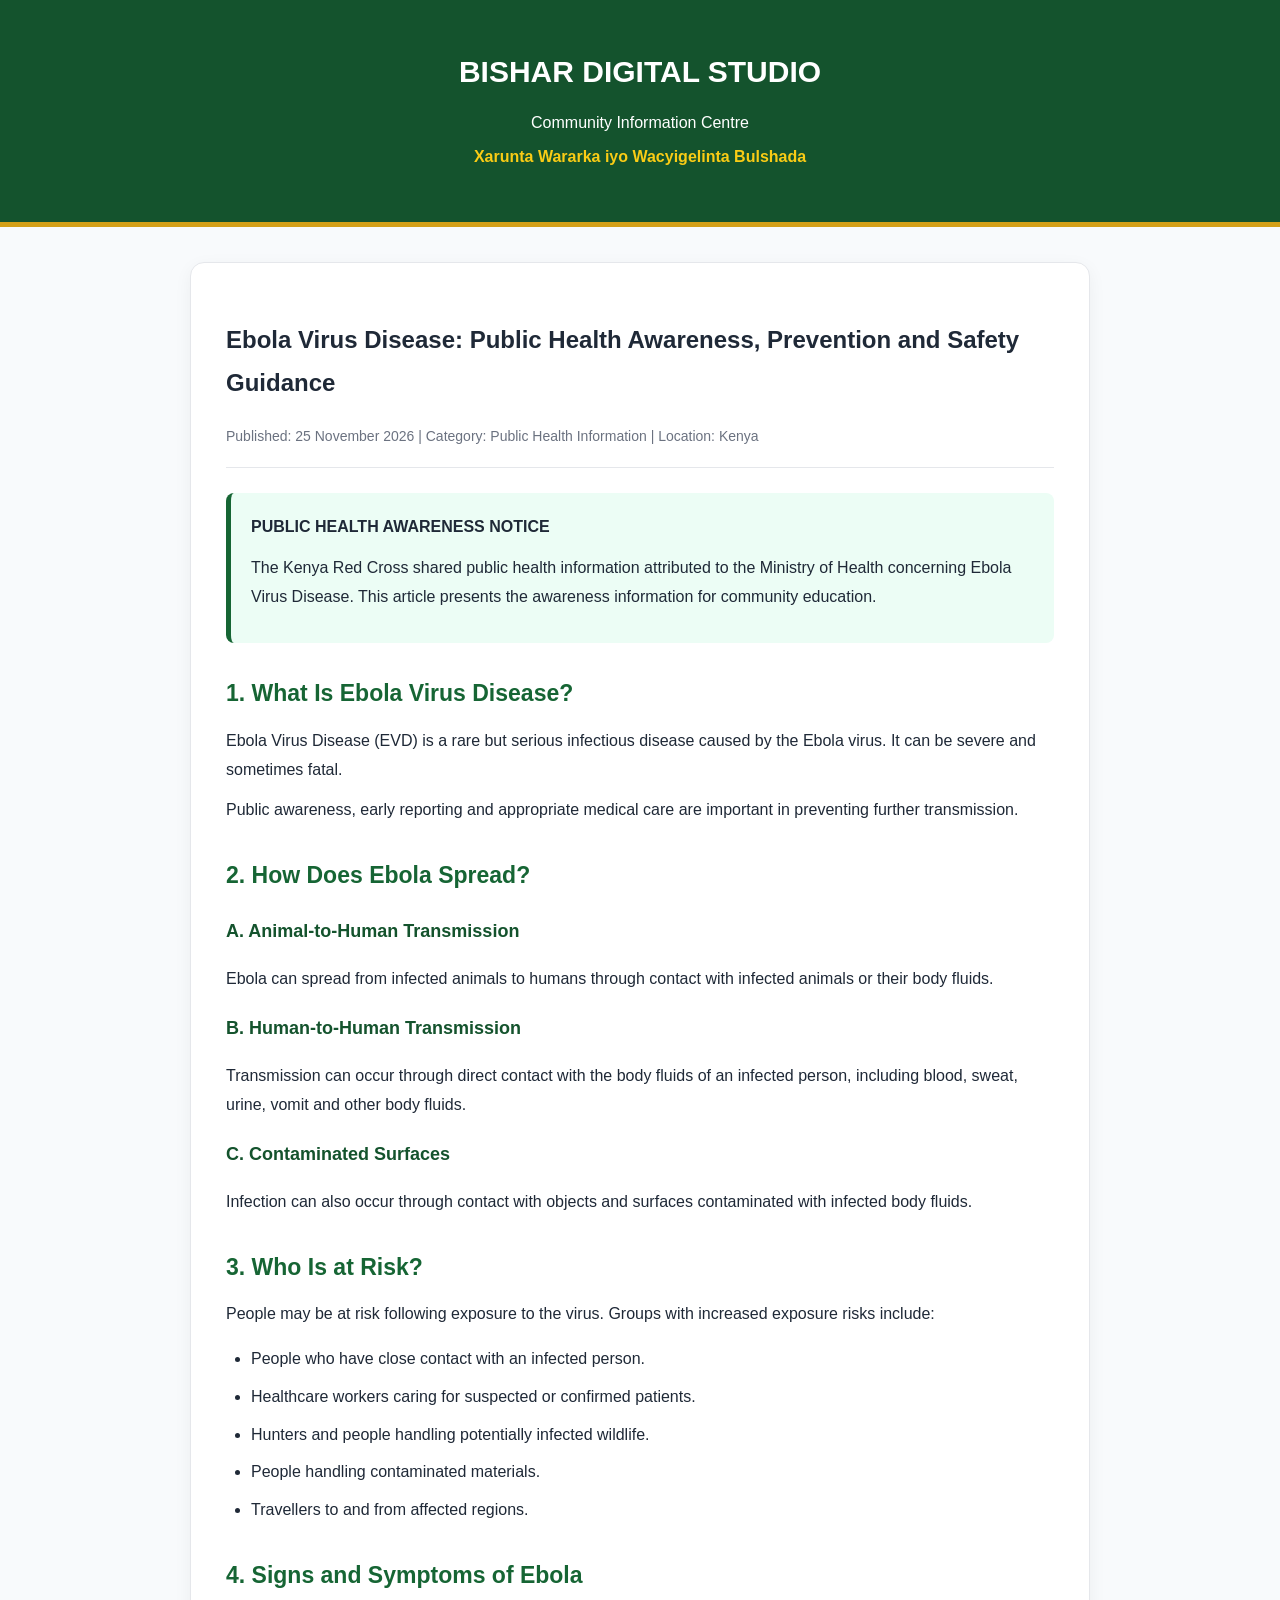
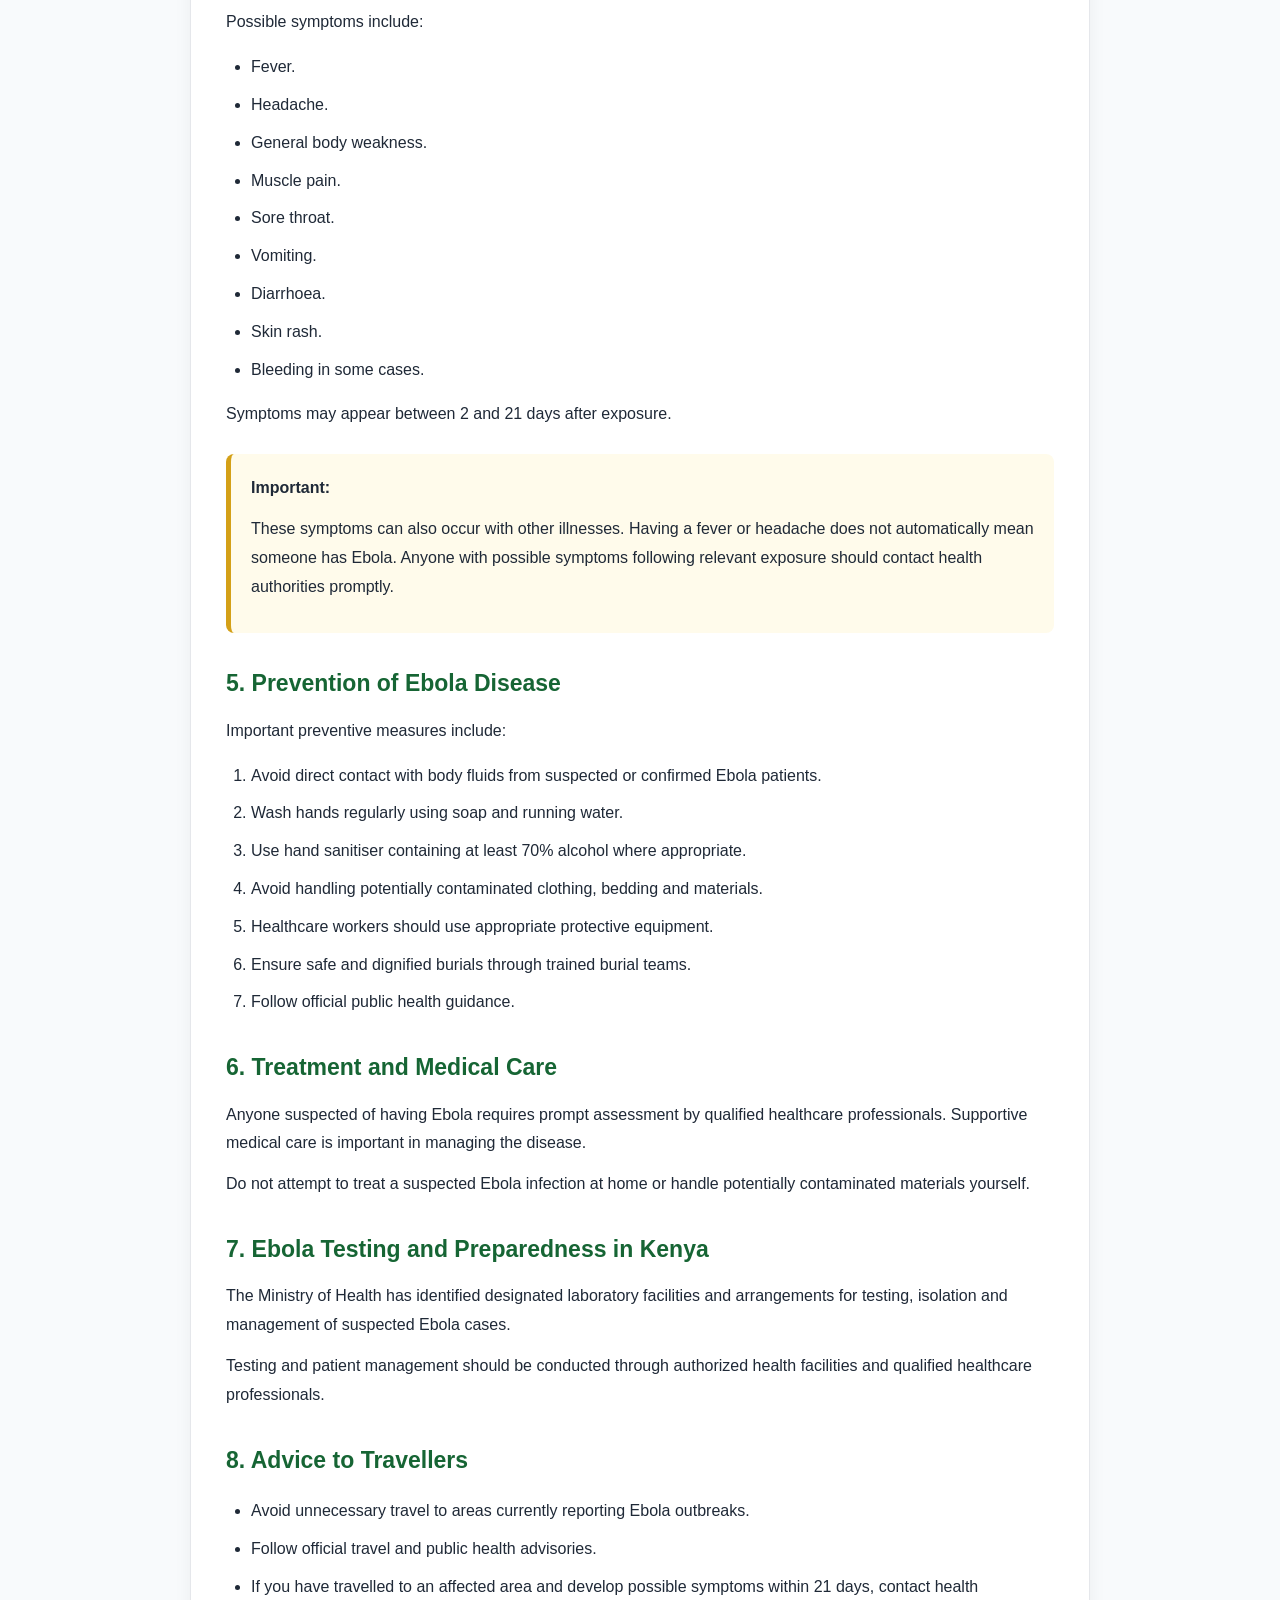
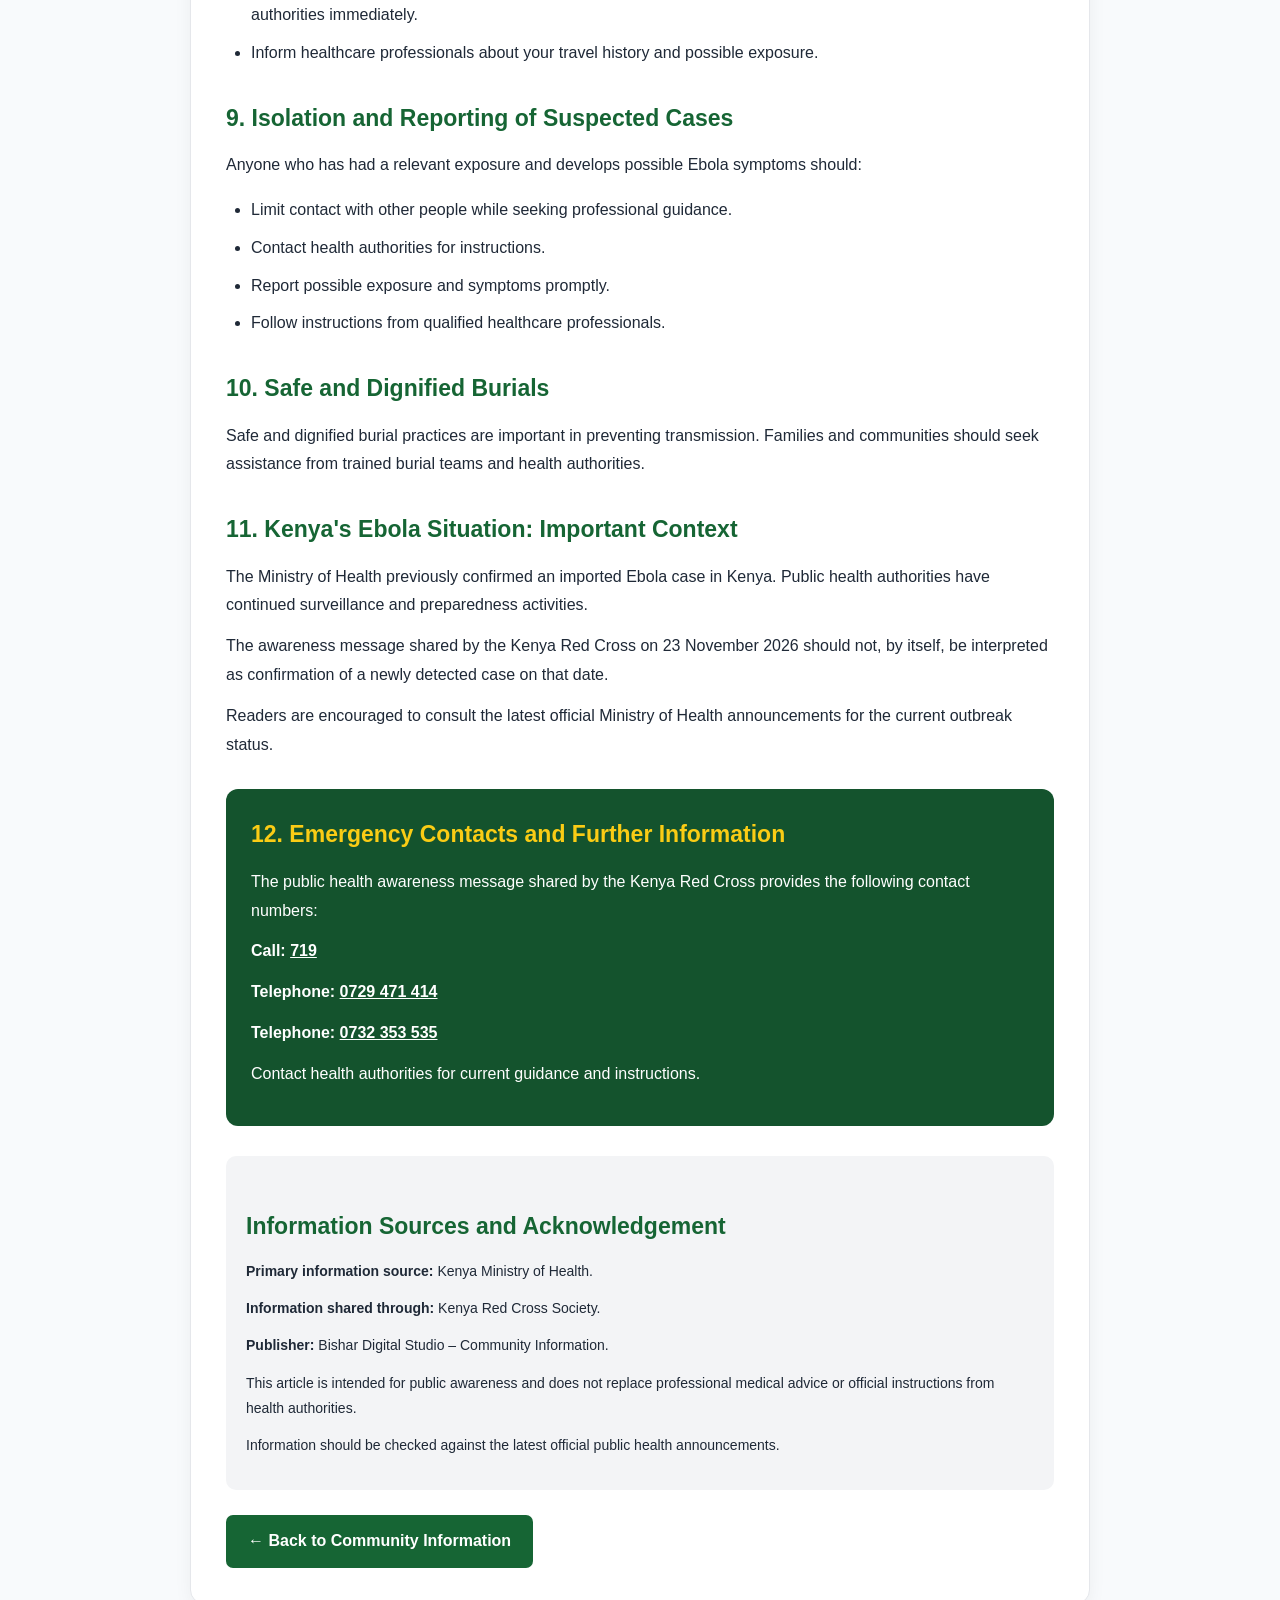
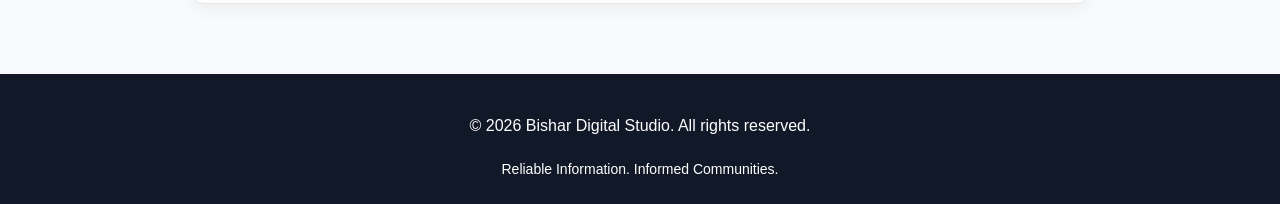
<file: ebola-awareness-kenya.html>
<!DOCTYPE html>
<html lang="en">
<head>
    <meta charset="UTF-8">
    <meta name="viewport" content="width=device-width, initial-scale=1.0">

    <title>Ebola Awareness and Prevention in Kenya | Bishar Digital Studio</title>

    <meta name="description" content="Learn about Ebola Virus Disease, how it spreads, symptoms, prevention, safety guidance and public health contacts in Kenya.">

    <meta name="keywords" content="Ebola Kenya, Ebola awareness, Ebola prevention, public health Kenya, Bishar Digital Studio">

    <meta name="author" content="Bishar Digital Studio">

    <meta property="og:title" content="Ebola Virus Disease: Public Health Awareness">
    <meta property="og:description" content="Important public health information about Ebola, prevention and safety guidance in Kenya.">
    <meta property="og:type" content="article">
    <meta property="og:url" content="https://bishardigitalstudio.com/ebola-awareness-kenya.html">

    <link rel="canonical" href="https://bishardigitalstudio.com/ebola-awareness-kenya.html">

    <link rel="stylesheet" href="style.css">

    <style>
        .ebola-page {
            background: #f8fafc;
            color: #1f2937;
            line-height: 1.8;
        }

        .ebola-header {
            background: #14532d;
            color: white;
            text-align: center;
            padding: 45px 20px;
            border-bottom: 5px solid #d4a017;
        }

        .ebola-header h1 {
            margin: 0 0 10px;
            font-size: 30px;
        }

        .ebola-header p {
            margin: 5px 0;
        }

        .ebola-header .tagline {
            color: #facc15;
            font-weight: bold;
        }

        .ebola-container {
            max-width: 900px;
            margin: auto;
            padding: 35px 20px;
        }

        .ebola-article {
            background: white;
            padding: 35px;
            border-radius: 14px;
            border: 1px solid #e5e7eb;
            box-shadow: 0 5px 18px rgba(0,0,0,0.05);
        }

        .ebola-article h2 {
            color: #166534;
            font-size: 23px;
            margin-top: 30px;
            margin-bottom: 12px;
        }

        .ebola-article h3 {
            color: #14532d;
            font-size: 18px;
        }

        .ebola-article p {
            margin: 12px 0;
        }

        .ebola-article ul,
        .ebola-article ol {
            padding-left: 25px;
        }

        .ebola-article li {
            margin-bottom: 9px;
        }

        .ebola-meta {
            color: #6b7280;
            font-size: 14px;
            border-bottom: 1px solid #e5e7eb;
            padding-bottom: 18px;
        }

        .ebola-notice {
            background: #ecfdf5;
            border-left: 5px solid #166534;
            padding: 20px;
            border-radius: 8px;
            margin: 25px 0;
        }

        .ebola-notice h2 {
            margin-top: 0;
        }

        .ebola-warning {
            background: #fffbeb;
            border-left: 5px solid #d4a017;
            padding: 20px;
            border-radius: 8px;
            margin: 25px 0;
        }

        .ebola-contacts {
            background: #14532d;
            color: white;
            padding: 25px;
            border-radius: 12px;
            margin-top: 30px;
        }

        .ebola-contacts h2 {
            color: #facc15;
            margin-top: 0;
        }

        .ebola-contacts a {
            color: white;
            font-weight: bold;
            text-decoration: underline;
        }

        .ebola-source {
            background: #f3f4f6;
            padding: 20px;
            border-radius: 10px;
            margin-top: 30px;
            font-size: 14px;
        }

        .ebola-back {
            display: inline-block;
            background: #166534;
            color: white;
            text-decoration: none;
            padding: 12px 22px;
            border-radius: 7px;
            margin-top: 25px;
            font-weight: bold;
        }

        .ebola-back:hover {
            background: #14532d;
        }

        .ebola-footer {
            background: #111827;
            color: white;
            text-align: center;
            padding: 22px 15px;
            margin-top: 35px;
        }

        @media (max-width: 600px) {
            .ebola-header h1 {
                font-size: 24px;
            }

            .ebola-container {
                padding: 20px 12px;
            }

            .ebola-article {
                padding: 22px 17px;
            }

            .ebola-article h2 {
                font-size: 20px;
            }
        }
    </style>
</head>

<body class="ebola-page">

<header class="ebola-header">
    <h1>BISHAR DIGITAL STUDIO</h1>
    <p>Community Information Centre</p>
    <p class="tagline">Xarunta Wararka iyo Wacyigelinta Bulshada</p>
</header>

<main class="ebola-container">

<article class="ebola-article">

    <h1>Ebola Virus Disease: Public Health Awareness, Prevention and Safety Guidance</h1>

    <div class="ebola-meta">
        Published: 25 November 2026 |
        Category: Public Health Information |
        Location: Kenya
    </div>

    <div class="ebola-notice">
        <strong>PUBLIC HEALTH AWARENESS NOTICE</strong>
        <p>
            The Kenya Red Cross shared public health information
            attributed to the Ministry of Health concerning
            Ebola Virus Disease. This article presents the
            awareness information for community education.
        </p>
    </div>

    <h2>1. What Is Ebola Virus Disease?</h2>

    <p>
        Ebola Virus Disease (EVD) is a rare but serious infectious
        disease caused by the Ebola virus. It can be severe and
        sometimes fatal.
    </p>

    <p>
        Public awareness, early reporting and appropriate medical
        care are important in preventing further transmission.
    </p>

    <h2>2. How Does Ebola Spread?</h2>

    <h3>A. Animal-to-Human Transmission</h3>

    <p>
        Ebola can spread from infected animals to humans through
        contact with infected animals or their body fluids.
    </p>

    <h3>B. Human-to-Human Transmission</h3>

    <p>
        Transmission can occur through direct contact with the
        body fluids of an infected person, including blood,
        sweat, urine, vomit and other body fluids.
    </p>

    <h3>C. Contaminated Surfaces</h3>

    <p>
        Infection can also occur through contact with objects
        and surfaces contaminated with infected body fluids.
    </p>

    <h2>3. Who Is at Risk?</h2>

    <p>
        People may be at risk following exposure to the virus.
        Groups with increased exposure risks include:
    </p>

    <ul>
        <li>People who have close contact with an infected person.</li>
        <li>Healthcare workers caring for suspected or confirmed patients.</li>
        <li>Hunters and people handling potentially infected wildlife.</li>
        <li>People handling contaminated materials.</li>
        <li>Travellers to and from affected regions.</li>
    </ul>

    <h2>4. Signs and Symptoms of Ebola</h2>

    <p>Possible symptoms include:</p>

    <ul>
        <li>Fever.</li>
        <li>Headache.</li>
        <li>General body weakness.</li>
        <li>Muscle pain.</li>
        <li>Sore throat.</li>
        <li>Vomiting.</li>
        <li>Diarrhoea.</li>
        <li>Skin rash.</li>
        <li>Bleeding in some cases.</li>
    </ul>

    <p>
        Symptoms may appear between 2 and 21 days after exposure.
    </p>

    <div class="ebola-warning">
        <strong>Important:</strong>
        <p>
            These symptoms can also occur with other illnesses.
            Having a fever or headache does not automatically
            mean someone has Ebola. Anyone with possible symptoms
            following relevant exposure should contact health
            authorities promptly.
        </p>
    </div>

    <h2>5. Prevention of Ebola Disease</h2>

    <p>Important preventive measures include:</p>

    <ol>
        <li>Avoid direct contact with body fluids from suspected or confirmed Ebola patients.</li>
        <li>Wash hands regularly using soap and running water.</li>
        <li>Use hand sanitiser containing at least 70% alcohol where appropriate.</li>
        <li>Avoid handling potentially contaminated clothing, bedding and materials.</li>
        <li>Healthcare workers should use appropriate protective equipment.</li>
        <li>Ensure safe and dignified burials through trained burial teams.</li>
        <li>Follow official public health guidance.</li>
    </ol>

    <h2>6. Treatment and Medical Care</h2>

    <p>
        Anyone suspected of having Ebola requires prompt
        assessment by qualified healthcare professionals.
        Supportive medical care is important in managing
        the disease.
    </p>

    <p>
        Do not attempt to treat a suspected Ebola infection
        at home or handle potentially contaminated materials
        yourself.
    </p>

    <h2>7. Ebola Testing and Preparedness in Kenya</h2>

    <p>
        The Ministry of Health has identified designated
        laboratory facilities and arrangements for testing,
        isolation and management of suspected Ebola cases.
    </p>

    <p>
        Testing and patient management should be conducted
        through authorized health facilities and qualified
        healthcare professionals.
    </p>

    <h2>8. Advice to Travellers</h2>

    <ul>
        <li>Avoid unnecessary travel to areas currently reporting Ebola outbreaks.</li>
        <li>Follow official travel and public health advisories.</li>
        <li>If you have travelled to an affected area and develop possible symptoms within 21 days, contact health authorities immediately.</li>
        <li>Inform healthcare professionals about your travel history and possible exposure.</li>
    </ul>

    <h2>9. Isolation and Reporting of Suspected Cases</h2>

    <p>
        Anyone who has had a relevant exposure and develops
        possible Ebola symptoms should:
    </p>

    <ul>
        <li>Limit contact with other people while seeking professional guidance.</li>
        <li>Contact health authorities for instructions.</li>
        <li>Report possible exposure and symptoms promptly.</li>
        <li>Follow instructions from qualified healthcare professionals.</li>
    </ul>

    <h2>10. Safe and Dignified Burials</h2>

    <p>
        Safe and dignified burial practices are important
        in preventing transmission. Families and communities
        should seek assistance from trained burial teams
        and health authorities.
    </p>

    <h2>11. Kenya's Ebola Situation: Important Context</h2>

    <p>
        The Ministry of Health previously confirmed an imported
        Ebola case in Kenya. Public health authorities have
        continued surveillance and preparedness activities.
    </p>

    <p>
        The awareness message shared by the Kenya Red Cross
        on 23 November 2026 should not, by itself, be interpreted
        as confirmation of a newly detected case on that date.
    </p>

    <p>
        Readers are encouraged to consult the latest official
        Ministry of Health announcements for the current
        outbreak status.
    </p>

    <section class="ebola-contacts">

        <h2>12. Emergency Contacts and Further Information</h2>

        <p>
            The public health awareness message shared by
            the Kenya Red Cross provides the following
            contact numbers:
        </p>

        <p>
            <strong>Call:</strong>
            <a href="tel:719">719</a>
        </p>

        <p>
            <strong>Telephone:</strong>
            <a href="tel:0729471414">0729 471 414</a>
        </p>

        <p>
            <strong>Telephone:</strong>
            <a href="tel:0732353535">0732 353 535</a>
        </p>

        <p>
            Contact health authorities for current guidance
            and instructions.
        </p>

    </section>

    <div class="ebola-source">

        <h2>Information Sources and Acknowledgement</h2>

        <p>
            <strong>Primary information source:</strong>
            Kenya Ministry of Health.
        </p>

        <p>
            <strong>Information shared through:</strong>
            Kenya Red Cross Society.
        </p>

        <p>
            <strong>Publisher:</strong>
            Bishar Digital Studio – Community Information.
        </p>

        <p>
            This article is intended for public awareness
            and does not replace professional medical advice
            or official instructions from health authorities.
        </p>

        <p>
            Information should be checked against the latest
            official public health announcements.
        </p>

    </div>

    <a href="community-information.html" class="ebola-back">
        ← Back to Community Information
    </a>

</article>

</main>

<footer class="ebola-footer">
    <p>
        &copy; 2026 Bishar Digital Studio.
        All rights reserved.
    </p>
    <p>Reliable Information. Informed Communities.</p>
</footer>

</body>
</html>
</file>
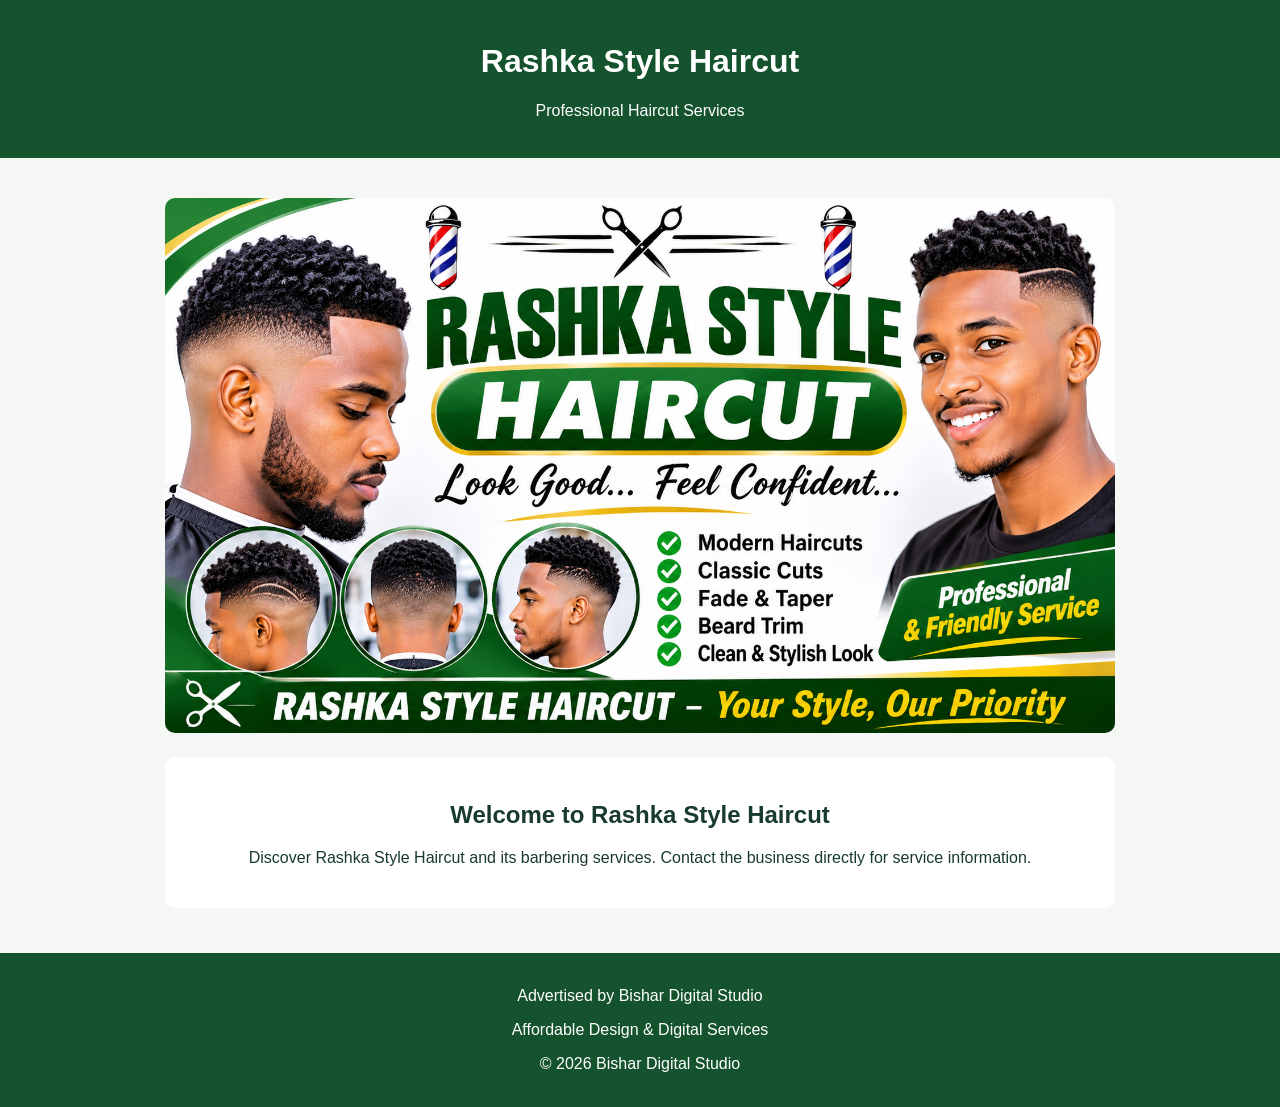
<file: rashka-style-haircut.html>
<!DOCTYPE html>
<html lang="en">
<head>
  <meta charset="UTF-8">
  <meta name="viewport" content="width=device-width, initial-scale=1.0">
  <title>Rashka Style Haircut | Bishar Digital Studio</title>
  <meta name="description" content="Discover Rashka Style Haircut. Professional haircut services promoted by Bishar Digital Studio.">

  <style>
    body {
      margin: 0;
      font-family: Arial, sans-serif;
      background: #f5f7f5;
      color: #183b2b;
      text-align: center;
    }
    header {
      background: #14532d;
      color: white;
      padding: 22px;
    }
    main {
      max-width: 950px;
      margin: 25px auto;
      padding: 15px;
    }
    .banner {
      width: 100%;
      height: auto;
      border-radius: 10px;
    }
    .content {
      background: white;
      padding: 25px;
      margin-top: 20px;
      border-radius: 10px;
    }
    footer {
      background: #14532d;
      color: white;
      padding: 18px;
      margin-top: 30px;
    }
  </style>
</head>

<body>

<header>
  <h1>Rashka Style Haircut</h1>
  <p>Professional Haircut Services</p>
</header>

<main>
  <img
    class="banner"
    src="images/Rashka%20haircut%20.png"
    alt="Rashka Style Haircut Banner">

  <section class="content">
    <h2>Welcome to Rashka Style Haircut</h2>
    <p>
      Discover Rashka Style Haircut and its barbering services.
      Contact the business directly for service information.
    </p>
  </section>
</main>

<footer>
  <p>Advertised by Bishar Digital Studio</p>
  <p>Affordable Design & Digital Services</p>
  <p>© 2026 Bishar Digital Studio</p>
</footer>

</body>
</html>
</file>
<file: style.css>
body {
  margin: 0;
  font-family: Arial, sans-serif;
  background-color: #f4f7fb;
  color: #1f2937;
}

nav {
  background-color: #111827;
  padding: 18px;
  text-align: center;
}

nav a {
  color: white;
  text-decoration: none;
  margin: 0 15px;
  font-weight: bold;
}

nav a:hover {
  color: #93c5fd;
}

main {
  max-width: 1100px;
  margin: 0 auto;
  padding: 40px 20px;
}

/* Home / Hero section */
#hero {
  min-height: 460px;
  display: flex;
  align-items: center;
  justify-content: space-between;
  gap: 60px;
  padding: 55px;
  background-color: white;
  border-radius: 18px;
  box-shadow: 0 10px 30px rgba(31, 41, 55, 0.1);
}

.hero-text {
  flex: 1;
}

.logo {
  width: 110px;
  height: auto;
  display: block;
  margin-bottom: 25px;
}

.hero-label {
  color: #1d4ed8 !important;
  font-size: 14px !important;
  font-weight: bold;
  letter-spacing: 1px;
  margin: 0 0 12px;
}

#hero h1 {
  color: #1d4ed8;
  font-size: 46px;
  margin: 0 0 18px;
  line-height: 1.1;
}

.hero-description {
  color: #4b5563;
  font-size: 19px !important;
  line-height: 1.7;
  max-width: 520px;
  margin-bottom: 28px;
}

.hero-buttons {
  display: flex;
  flex-wrap: wrap;
  gap: 14px;
}

.button {
  display: inline-block;
  padding: 13px 21px;
  border-radius: 8px;
  text-decoration: none;
  font-weight: bold;
}

.button-primary {
  background-color: #1d4ed8;
  color: white;
}

.button-primary:hover {
  background-color: #1e40af;
}

.button-secondary {
  border: 2px solid #1d4ed8;
  color: #1d4ed8;
}

.button-secondary:hover {
  background-color: #dbeafe;
}

.hero-image {
  flex-shrink: 0;
}

.profile-photo {
  width: 300px;
  height: 340px;
  object-fit: cover;
  object-position: center top;
  border-radius: 12px;
  display: block;
  border: 5px solid #dbeafe;
  box-shadow: 0 10px 25px rgba(31, 41, 55, 0.12);
}


/* This image will be used later in the About section */
.profile-photo2 {
  width: 220px;
  height: 220px;
  object-fit: cover;
  object-position: top;
  border-radius: 50%;
  display: block;
  margin: 25px auto;
  border: 4px solid #2454d3;
}

/* Phone layout */

.profile-photo {
  width: 220px;
  height: 250px;
  margin: 0 auto;
}

  main {
    padding: 25px 15px;
  }

  #hero {
  flex-direction: column;
    gap: 30px;
    padding: 35px 25px;
    text-align: center;
  }

  .logo {
    margin: 0 auto 25px;
  }

  #hero h1 {
    font-size: 36px;
  }

  .hero-description {
    font-size: 17px !important;
  }

  .hero-buttons {
    justify-content: center;
  }

  .profile-photo {
    width: 210px;
    height: 210px;
  }
}
/* Services section */
#services {
  padding: 85px 0 30px;
}

.section-heading {
  text-align: center;
  max-width: 620px;
  margin: 0 auto 40px;
}

.section-heading p {
  color: #1d4ed8;
  font-size: 14px;
  font-weight: bold;
  letter-spacing: 1px;
  margin: 0 0 10px;
}

.section-heading h2 {
  color: #111827;
  font-size: 34px;
  margin: 0 0 14px;
}

.section-heading span {
  color: #4b5563;
  line-height: 1.6;
}

.service-grid {
  display: grid;
  grid-template-columns: repeat(3, 1fr);
  gap: 22px;
}
/* Four business service columns on desktop */
#services .service-grid {
  grid-template-columns: repeat(4, 1fr);
}
.service-card {
  background-color: white;
  padding: 28px 24px;
  border-radius: 14px;
  box-shadow: 0 8px 20px rgba(31, 41, 55, 0.08);
  transition: transform 0.2s ease, box-shadow 0.2s ease;
}

.service-card:hover {
  transform: translateY(-6px);
  box-shadow: 0 14px 28px rgba(31, 41, 55, 0.14);
}

.service-icon {
  font-size: 32px;
  margin-bottom: 15px;
}

.service-card h3 {
  color: #1d4ed8;
  font-size: 20px;
  margin: 0 0 10px;
}

.service-card p {
  color: #4b5563;
  line-height: 1.6;
  margin: 0;
}


/* Service cards on smaller screens */
@media (max-width: 850px) {
  .service-grid {
    grid-template-columns: repeat(2, 1fr);
  }
}

/* Mobile layout for business services and cybersecurity lessons */
@media (max-width: 550px) {
  #services {
    padding-top: 60px;
  }

  .section-heading h2 {
    font-size: 30px;
  }

  #services .service-grid,
  #cybersecurity .service-grid {
    grid-template-columns: repeat(2, minmax(0, 1fr));
    gap: 14px;
  }
}

/* About section */
#about {
  display: flex;
  align-items: center;
  gap: 65px;
  padding: 85px 45px;
  margin-top: 55px;
  background-color: #111827;
  border-radius: 18px;
  color: white;
}

.about-image {
  flex-shrink: 0;
}

.about-photo {
  width: 280px;
  height: 280px;
  object-fit: cover;
  object-position: top;
  border-radius: 18px;
  display: block;
  border: 6px solid #3b82f6;
}

.about-content {
  max-width: 600px;
}

.section-label {
  color: #93c5fd;
  font-size: 14px;
  font-weight: bold;
  letter-spacing: 1px;
  margin: 0 0 12px;
}

.about-content h2 {
  font-size: 36px;
  line-height: 1.2;
  margin: 0 0 20px;
}

.about-content p {
  color: #d1d5db;
  line-height: 1.7;
}

.about-content h3 {
  color: white;
  margin: 26px 0 14px;
}

.why-choose-us {
  list-style: none;
  padding: 0;
  margin: 0;
}

.why-choose-us li {
  color: #dbeafe;
  margin: 11px 0;
}

.why-choose-us li::before {
  content: "✓";
  color: #60a5fa;
  font-weight: bold;
  margin-right: 10px;
}

/* About section on phones */
@media (max-width: 700px) {
  #about {
    flex-direction: column;
    gap: 30px;
    padding: 45px 25px;
    text-align: center;
  }

  .about-photo {
    width: 220px;
    height: 220px;
  }

  .about-content h2 {
    font-size: 30px;
  }
}
/* Contact section */
#contact {
  padding: 85px 0;
}

.contact-grid {
  display: grid;
  grid-template-columns: repeat(3, 1fr);
  gap: 22px;
  margin-top: 40px;
}

.contact-card {
  display: flex;
  align-items: center;
  gap: 16px;
  padding: 25px;
  background-color: white;
  border-radius: 14px;
  text-decoration: none;
  box-shadow: 0 8px 20px rgba(31, 41, 55, 0.08);
  transition: transform 0.2s ease, box-shadow 0.2s ease;
}

.contact-card:hover {
  transform: translateY(-5px);
  box-shadow: 0 14px 28px rgba(31, 41, 55, 0.14);
}

.contact-icon {
  font-size: 30px;
}

.contact-card h3 {
  color: #1d4ed8;
  margin: 0 0 7px;
}

.contact-card p {
  color: #4b5563;
  margin: 0;
  overflow-wrap: anywhere;
}

/* Footer */
footer {
  padding: 35px 20px;
  background-color: #111827;
  color: #d1d5db;
  text-align: center;
}

.footer-name {
  color: white;
  font-weight: bold;
  letter-spacing: 1px;
  margin: 0 0 15px;
}

.footer-links {
  margin-bottom: 18px;
}

.footer-links a {
  color: #93c5fd;
  margin: 0 10px;
  text-decoration: none;
}

.footer-links a:hover {
  color: white;
}

footer p:last-child {
  margin: 0;
  font-size: 14px;
}

/* Contact layout on phones */
@media (max-width: 700px) {
  #contact {
    padding: 60px 0;
  }

  .contact-grid {
    grid-template-columns: 1fr;
  }
}
@media (max-width: 480px) {
  h1 {
    font-size: 2.2rem;
    line-height: 1.15;
  }
}

/* ==================================
   BUSINESS ADVERTISEMENT SECTION
================================== */

#advertise {
    padding: 85px 0 45px;
}

.advertisement-card {
    position: relative;
    overflow: hidden;
    background: linear-gradient(135deg, #14532d, #166534);
    border: 3px solid #d4af37;
    border-radius: 18px;
    padding: 55px 45px;
    box-shadow: 0 10px 28px rgba(31, 41, 55, 0.12);
}

.advertisement-content {
    max-width: 650px;
    margin: 0 auto;
    text-align: center;
    color: white;
}

.advertisement-label {
    color: #facc15;
    font-size: 14px;
    font-weight: bold;
    letter-spacing: 2px;
    margin-bottom: 15px;
}

.advertisement-content h2 {
    color: white;
    font-size: 38px;
    margin: 0 0 18px;
}

.advertisement-content p:not(.advertisement-label) {
    color: #ecfdf5;
    font-size: 17px;
    line-height: 1.8;
    margin-bottom: 28px;
}

.advertisement-button {
    background-color: #d4af37;
    color: #111827;
    transition: background-color 0.2s ease;
}

.advertisement-button:hover {
    background-color: #facc15;
}

/* Advertisement on mobile phones */

@media (max-width: 700px) {
    #advertise {
        padding: 60px 0 30px;
    }

    .advertisement-card {
        padding: 40px 22px;
    }

    .advertisement-content h2 {
        font-size: 30px;
    }

    .advertisement-content p:not(.advertisement-label) {
        font-size: 16px;
    }
}

/* =====================================
   AK FITNESS CO BUSINESS PAGE
===================================== */

body:has(.product-grid) {
    background-color: #f3f5f4;
}

/* Business header */

body:has(.product-grid) header {
    background-color: #111827;
    color: white;
    text-align: center;
    padding: 25px 15px;
}

body:has(.product-grid) header h1 {
    color: #22c55e;
    margin: 0 0 8px;
    letter-spacing: 2px;
}

body:has(.product-grid) header p {
    color: #d1d5db;
    margin: 0;
}

/* Navigation */

body:has(.product-grid) nav {
    background-color: #166534;
}

body:has(.product-grid) nav a:hover {
    color: #bbf7d0;
}

/* Main container */

.container {
    max-width: 1100px;
    margin: auto;
    padding: 40px 20px;
}

.container section {
    background-color: white;
    padding: 35px;
    margin-bottom: 30px;
    border-radius: 16px;
    box-shadow: 0 5px 18px rgba(0,0,0,0.07);
}

.container section h1 {
    color: #166534;
    font-size: 38px;
}

.container section h2 {
    color: #166534;
    margin-bottom: 15px;
}

.container section p {
    color: #4b5563;
    line-height: 1.7;
}

/* Product grid */

.product-grid {
    display: grid;
    grid-template-columns: repeat(2, 1fr);
    gap: 22px;
    margin-top: 25px;
}

.product-card {
    background: #f9fafb;
    border: 1px solid #e5e7eb;
    border-left: 5px solid #22c55e;
    border-radius: 12px;
    padding: 25px;
    transition: transform 0.2s ease, box-shadow 0.2s ease;
}

.product-card:hover {
    transform: translateY(-5px);
    box-shadow: 0 10px 22px rgba(0,0,0,0.1);
}

.product-card h3 {
    color: #166534;
    font-size: 21px;
    margin-top: 0;
}

.product-card p {
    color: #374151;
    font-weight: bold;
}

/* WhatsApp contact */

.container section a {
    display: inline-block;
    background-color: #16a34a;
    color: white;
    padding: 13px 22px;
    border-radius: 8px;
    text-decoration: none;
    font-weight: bold;
    margin-top: 10px;
}

.container section a:hover {
    background-color: #15803d;
}

/* Business page footer */

body:has(.product-grid) footer {
    background-color: #111827;
    color: white;
    text-align: center;
    padding: 25px;
}

/* Mobile responsiveness */

@media (max-width: 600px) {
    .container {
        padding: 25px 12px;
    }

    .container section {
        padding: 25px 18px;
    }

    .container section h1 {
        font-size: 30px;
    }

    .product-grid {
        grid-template-columns: 1fr;
    }

    .product-card {
        padding: 22px;
    }
}
/* AK FITNESS CO product images */

.product-card img {
    width: 100%;
    height: 220px;
    object-fit: contain;
    display: block;
    margin-bottom: 18px;
    border-radius: 8px;
}

/* AK FITNESS CO BUSINESS LOGO */

.business-profile {
  text-align: center;
}

.business-logo {
  width: 150px;
  height: 150px;
  object-fit: contain;
  display: block;
  margin: 20px auto;
  border-radius: 12px;
}

/* AK FITNESS CO PRODUCT GRID IMPROVEMENT */

body:has(.product-grid) .product-grid {
    grid-template-columns: repeat(3, minmax(0, 1fr));
}

@media (max-width: 600px) {
    body:has(.product-grid) .product-grid {
        grid-template-columns: repeat(2, minmax(0, 1fr));
        gap: 12px;
    }

    body:has(.product-grid) .product-card {
        padding: 14px;
    }

    body:has(.product-grid) .product-card h3 {
        font-size: 16px;
    }
}
</file>
